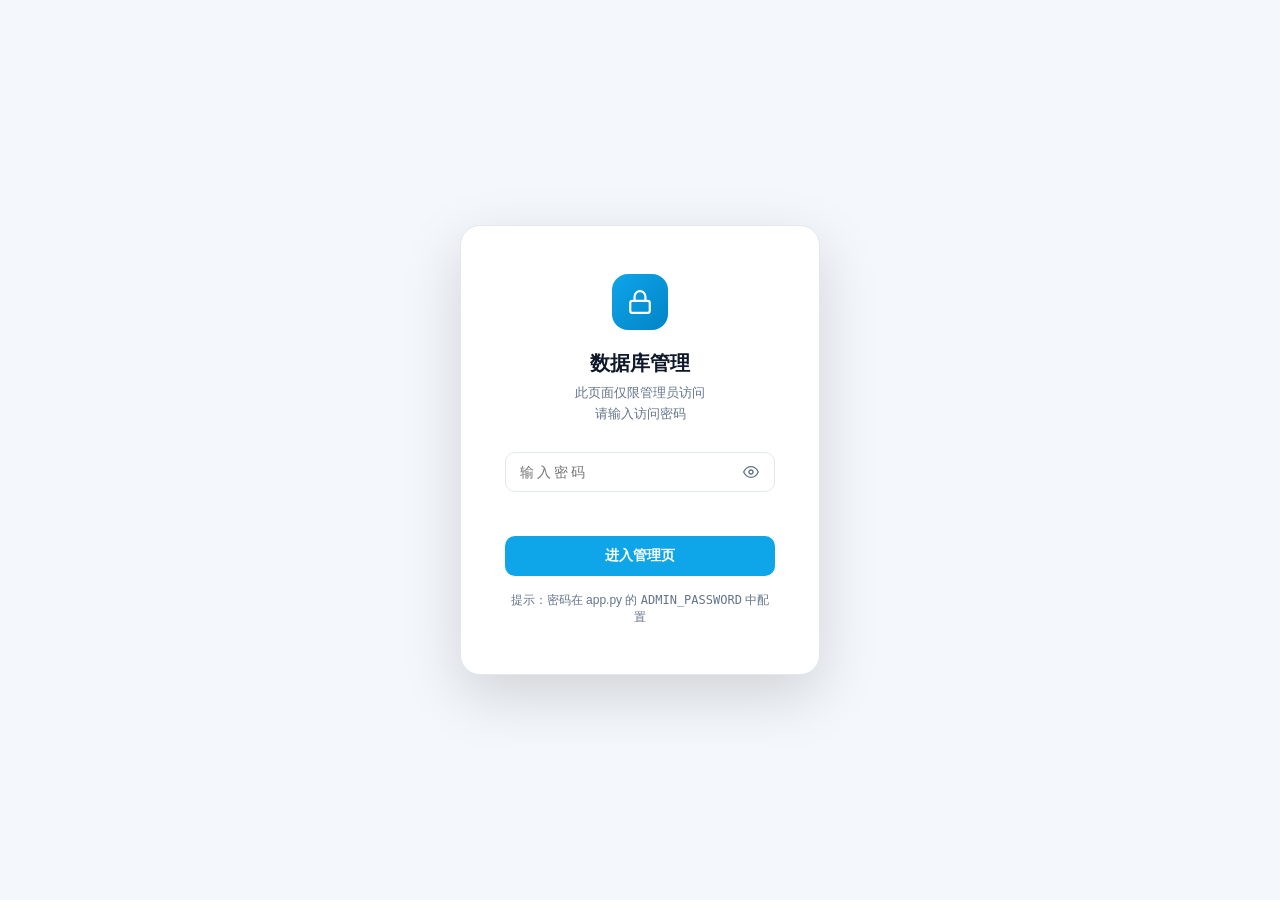
<file: templates/admin_db.html>
<!DOCTYPE html>
<html lang="zh-CN" data-theme="light">
<head>
<meta charset="UTF-8">
<meta name="viewport" content="width=device-width, initial-scale=1.0">
<title>数据库管理 — SpaceLens</title>
<script>
(function(){
  var t = localStorage.getItem('theme') || 'light';
  document.documentElement.setAttribute('data-theme', t);
  var a = localStorage.getItem('accentColor') || '#0ea5e9';
  var m = a.match(/^#([0-9a-f]{6})$/i);
  if(m){
    var r=parseInt(m[1].slice(0,2),16), g=parseInt(m[1].slice(2,4),16), b=parseInt(m[1].slice(4,6),16);
    document.documentElement.style.setProperty('--accent', a);
    document.documentElement.style.setProperty('--accent-rgb', r+','+g+','+b);
  }
})();
</script>
<style>
*, *::before, *::after { box-sizing: border-box; margin: 0; padding: 0; }
:root {
  --accent: #0ea5e9; --accent-rgb: 14,165,233;
  font-family: -apple-system, 'PingFang SC', 'Microsoft YaHei', 'Segoe UI', sans-serif;
}
[data-theme="light"] {
  --bg: #f4f7fb; --bg-card: #ffffff; --border: #e2e8f0;
  --text-primary: #0f172a; --text-secondary: #64748b;
  --shadow: 0 4px 24px rgba(0,0,0,0.08);
  --bg-hover: #f8fafc; --bg-input: #ffffff;
  --table-head: #f1f5f9;
}
[data-theme="dark"] {
  --bg: #0f1117; --bg-card: #161b27; --border: #2a2f45;
  --text-primary: #e8eaf0; --text-secondary: #8b90a8;
  --shadow: 0 4px 24px rgba(0,0,0,0.45);
  --bg-hover: #1e2436; --bg-input: #1a2030;
  --table-head: #1a2030;
}
body { min-height:100vh; background:var(--bg); color:var(--text-primary); display:flex; flex-direction:column; }

/* ── topbar ── */
.topbar {
  width:100%; padding:0 40px; height:60px;
  display:flex; align-items:center; justify-content:space-between;
  background:var(--bg-card); border-bottom:1px solid var(--border);
  position:sticky; top:0; z-index:10;
}
.topbar-left { display:flex; align-items:center; gap:8px; }
.topbar-logo { display:flex; align-items:center; gap:10px; cursor:pointer; text-decoration:none; color:inherit; }
.topbar-logo-icon {
  width:32px; height:32px;
  background:linear-gradient(135deg, var(--accent), #0284c7);
  border-radius:8px; display:flex; align-items:center; justify-content:center;
}
.topbar-logo-icon svg { width:18px; height:18px; color:#fff; }
.topbar-title { font-size:15px; font-weight:600; letter-spacing:0.5px; }
.topbar-right { display:flex; align-items:center; gap:8px; }
.icon-btn {
  width:34px; height:34px; border:1px solid var(--border); border-radius:8px;
  background:transparent; color:var(--text-secondary); cursor:pointer;
  display:flex; align-items:center; justify-content:center; transition:all 0.15s;
}
.icon-btn:hover { background:var(--bg); color:var(--text-primary); }

/* ── topnav dropdown ── */
.topnav-wrap { position:relative; }
.topnav-btn {
  display:inline-flex; align-items:center; gap:7px; padding:7px 12px;
  background:var(--bg-card); border:1px solid var(--border); border-radius:8px;
  cursor:pointer; transition:all 0.15s; font-size:13px; font-weight:500; color:var(--text-primary);
}
.topnav-btn:hover { border-color:var(--accent); color:var(--accent); }
.topnav-caret { transition:transform 0.2s; flex-shrink:0; }
.topnav-wrap.open .topnav-caret { transform:rotate(180deg); }
.topnav-dropdown {
  display:none; position:absolute; top:calc(100% + 6px); left:0;
  min-width:200px; background:var(--bg-card); border:1px solid var(--border);
  border-radius:10px; box-shadow:0 8px 28px rgba(0,0,0,0.14); padding:6px 0; z-index:999;
}
.topnav-wrap.open .topnav-dropdown { display:block; }
.topnav-section-label {
  padding:7px 14px 3px; font-size:10px; font-weight:700;
  letter-spacing:1px; color:var(--text-secondary); text-transform:uppercase; opacity:0.6;
}
.topnav-item {
  display:flex; align-items:center; gap:8px; width:100%; padding:7px 16px;
  font-size:13px; color:var(--text-secondary); background:transparent; border:none;
  cursor:pointer; text-decoration:none; transition:all 0.12s;
}
.topnav-item:hover { background:var(--bg-hover); color:var(--text-primary); }
.topnav-item-current { color:var(--accent) !important; font-weight:500; opacity:0.75; }
.topnav-divider { height:1px; background:var(--border); margin:5px 0; }
.topnav-item-danger { color:#ef4444 !important; }
.topnav-item-danger:hover { background:rgba(239,68,68,0.08) !important; color:#ef4444 !important; }

/* ── 密码锁层 ── */
#lock-screen {
  position:fixed; inset:0; z-index:100;
  background:var(--bg);
  display:flex; align-items:center; justify-content:center;
}
.lock-card {
  background:var(--bg-card); border:1px solid var(--border);
  border-radius:20px; padding:48px 44px;
  width:360px; max-width:92vw;
  box-shadow:0 20px 60px rgba(0,0,0,0.15);
  display:flex; flex-direction:column; align-items:center; gap:0;
}
.lock-icon {
  width:56px; height:56px;
  background:linear-gradient(135deg, var(--accent), #0284c7);
  border-radius:16px; display:flex; align-items:center; justify-content:center;
  margin-bottom:20px;
}
.lock-icon svg { width:26px; height:26px; color:#fff; }
.lock-card h2 { font-size:20px; font-weight:700; margin-bottom:6px; }
.lock-card p { font-size:13px; color:var(--text-secondary); margin-bottom:28px; text-align:center; line-height:1.6; }
.lock-input-wrap { width:100%; position:relative; margin-bottom:12px; }
.lock-input {
  width:100%; padding:11px 44px 11px 14px;
  border:1.5px solid var(--border); border-radius:10px;
  background:var(--bg-input); color:var(--text-primary);
  font-size:14px; outline:none; transition:border-color 0.15s;
  letter-spacing:3px;
}
.lock-input:focus { border-color:var(--accent); }
.lock-input.error { border-color:#ef4444; }
.lock-eye {
  position:absolute; right:12px; top:50%; transform:translateY(-50%);
  background:none; border:none; cursor:pointer; color:var(--text-secondary);
  padding:4px; display:flex; align-items:center;
}
.lock-error { font-size:12px; color:#ef4444; margin-bottom:16px; height:16px; }
.lock-submit {
  width:100%; padding:11px;
  background:var(--accent); color:#fff;
  border:none; border-radius:10px; font-size:14px; font-weight:600;
  cursor:pointer; transition:opacity 0.15s;
}
.lock-submit:hover { opacity:0.88; }
.lock-hint { margin-top:16px; font-size:12px; color:var(--text-secondary); text-align:center; }

/* ── 主页面 ── */
#main-content { flex:1; display:flex; flex-direction:column; }
.page-wrap { flex:1; max-width:1280px; width:100%; margin:0 auto; padding:40px 32px 80px; }

/* 页头 */
.page-head { display:flex; align-items:center; justify-content:space-between; margin-bottom:32px; }
.page-head-left h1 { font-size:24px; font-weight:700; margin-bottom:4px; }
.page-head-left p { font-size:13px; color:var(--text-secondary); }
.page-head-actions { display:flex; gap:8px; }
.btn {
  display:inline-flex; align-items:center; gap:6px;
  padding:8px 16px; border-radius:8px; font-size:13px; font-weight:500;
  cursor:pointer; transition:all 0.15s; border:1px solid var(--border);
  background:var(--bg-card); color:var(--text-secondary); text-decoration:none;
}
.btn:hover { color:var(--text-primary); border-color:var(--accent); }
.btn-primary { background:var(--accent); color:#fff; border-color:var(--accent); }
.btn-primary:hover { opacity:0.88; }
.btn-danger { border-color:#ef4444; color:#ef4444; }
.btn-danger:hover { background:rgba(239,68,68,0.08); }

/* 统计卡片 */
.stats-row { display:grid; grid-template-columns:repeat(4, 1fr); gap:16px; margin-bottom:32px; }
.stat-card {
  background:var(--bg-card); border:1px solid var(--border); border-radius:14px;
  padding:20px 22px; display:flex; flex-direction:column; gap:4px;
}
.stat-card-label { font-size:12px; color:var(--text-secondary); font-weight:500; }
.stat-card-val { font-size:28px; font-weight:700; color:var(--accent); }
.stat-card-sub { font-size:11px; color:var(--text-secondary); }

/* 工具栏 */
.toolbar { display:flex; align-items:center; gap:10px; margin-bottom:18px; flex-wrap:wrap; }
.toolbar-search {
  flex:1; min-width:180px; max-width:320px;
  display:flex; align-items:center; gap:8px;
  background:var(--bg-card); border:1px solid var(--border);
  border-radius:9px; padding:0 12px; height:36px;
}
.toolbar-search svg { color:var(--text-secondary); flex-shrink:0; }
.toolbar-search input {
  flex:1; border:none; background:transparent; color:var(--text-primary);
  font-size:13px; outline:none;
}
.toolbar-search input::placeholder { color:var(--text-secondary); }
.filter-select {
  height:36px; padding:0 10px; border:1px solid var(--border); border-radius:9px;
  background:var(--bg-card); color:var(--text-primary); font-size:13px; cursor:pointer; outline:none;
}
.filter-select:hover { border-color:var(--accent); }
.tag-count { font-size:11px; background:rgba(var(--accent-rgb),0.12); color:var(--accent);
  padding:2px 8px; border-radius:999px; font-weight:600; }

/* 表格 */
.table-card {
  background:var(--bg-card); border:1px solid var(--border); border-radius:16px;
  overflow:hidden; margin-bottom:20px;
}
.table-wrap { overflow-x:auto; }
table { width:100%; border-collapse:collapse; font-size:13px; }
thead tr { background:var(--table-head); }
thead th {
  padding:11px 14px; text-align:left; font-weight:600; font-size:12px;
  color:var(--text-secondary); white-space:nowrap; border-bottom:1px solid var(--border);
}
thead th.sortable { cursor:pointer; user-select:none; }
thead th.sortable:hover { color:var(--accent); }
tbody tr { border-bottom:1px solid var(--border); transition:background 0.1s; }
tbody tr:last-child { border-bottom:none; }
tbody tr:hover { background:var(--bg-hover); }
tbody td { padding:10px 14px; color:var(--text-primary); vertical-align:middle; }
.cell-id { font-weight:600; color:var(--accent); font-size:12px; }
.cell-name { font-weight:500; max-width:180px; overflow:hidden; text-overflow:ellipsis; white-space:nowrap; }
.cell-type { font-size:11px; background:var(--bg); border:1px solid var(--border); border-radius:6px; padding:2px 8px; white-space:nowrap; display:inline-block; }
.cell-date { font-size:12px; color:var(--text-secondary); white-space:nowrap; }
.cell-path { font-size:11px; color:var(--text-secondary); max-width:200px; overflow:hidden; text-overflow:ellipsis; white-space:nowrap; font-family:monospace; }
.cell-tags { display:flex; flex-wrap:wrap; gap:4px; }
.cell-tag {
  font-size:11px; padding:2px 7px; border-radius:6px;
  background:rgba(var(--accent-rgb),0.1); color:var(--accent); white-space:nowrap;
}
.cell-tag.skipped { background:rgba(239,68,68,0.08); color:#ef4444; }
.cell-source-icon { cursor:pointer; color:var(--accent); padding:2px; opacity:0.7; }
.cell-source-icon:hover { opacity:1; }
.cell-thumb { width:40px; height:30px; border-radius:5px; object-fit:cover; background:var(--bg); border:1px solid var(--border); }
.no-thumb { width:40px; height:30px; border-radius:5px; background:var(--bg); border:1px solid var(--border); display:flex; align-items:center; justify-content:center; }
.no-thumb svg { width:14px; height:14px; color:var(--text-secondary); opacity:0.4; }
.empty-row td { text-align:center; padding:48px; color:var(--text-secondary); font-size:14px; }

/* 行详情展开 */
.row-detail { display:none; background:var(--bg); }
.row-detail.open { display:table-row; }
.row-detail td { padding:0; }
.detail-inner { padding:16px 20px 20px; display:flex; flex-direction:column; gap:12px; }
.detail-grid { display:grid; grid-template-columns:repeat(auto-fill, minmax(200px,1fr)); gap:10px; }
.detail-kv { display:flex; flex-direction:column; gap:2px; }
.detail-kv-key { font-size:11px; color:var(--text-secondary); font-weight:600; text-transform:uppercase; letter-spacing:0.5px; }
.detail-kv-val { font-size:12px; color:var(--text-primary); font-family:monospace; word-break:break-all; }

/* 分页 */
.pagination { display:flex; align-items:center; gap:4px; justify-content:center; }
.page-btn {
  width:32px; height:32px; border:1px solid var(--border); border-radius:8px;
  background:var(--bg-card); color:var(--text-secondary); font-size:13px;
  cursor:pointer; display:flex; align-items:center; justify-content:center; transition:all 0.12s;
}
.page-btn:hover { border-color:var(--accent); color:var(--accent); }
.page-btn.active { background:var(--accent); color:#fff; border-color:var(--accent); }
.page-btn:disabled { opacity:0.35; cursor:not-allowed; }
.page-info { font-size:12px; color:var(--text-secondary); margin:0 8px; }

/* 删除确认浮层 */
.overlay { position:fixed; inset:0; background:rgba(0,0,0,0.45); z-index:200; display:flex; align-items:center; justify-content:center; }
.overlay.hidden { display:none; }
.confirm-box { background:var(--bg-card); border-radius:16px; padding:32px; width:360px; max-width:90vw; box-shadow:0 20px 60px rgba(0,0,0,0.2); }
.confirm-box h3 { font-size:16px; font-weight:700; margin-bottom:10px; }
.confirm-box p { font-size:13px; color:var(--text-secondary); line-height:1.6; margin-bottom:24px; }
.confirm-btns { display:flex; gap:10px; justify-content:flex-end; }

/* JSON 弹窗 */
.json-box {
  background:var(--bg-card); border-radius:16px; padding:32px;
  width:660px; max-width:94vw; max-height:80vh; display:flex; flex-direction:column;
  box-shadow:0 20px 60px rgba(0,0,0,0.2);
}
.json-box h3 { font-size:15px; font-weight:700; margin-bottom:14px; }
.json-pre {
  flex:1; overflow:auto; background:var(--bg); border:1px solid var(--border);
  border-radius:10px; padding:14px; font-size:12px; font-family:monospace;
  line-height:1.7; white-space:pre-wrap; word-break:break-all; color:var(--text-primary);
}
.json-actions { margin-top:16px; display:flex; justify-content:flex-end; }

/* 导出成功提示 */
.toast {
  position:fixed; bottom:32px; left:50%; transform:translateX(-50%) translateY(20px);
  background:var(--accent); color:#fff; padding:10px 20px; border-radius:999px;
  font-size:13px; font-weight:600; box-shadow:0 4px 20px rgba(0,0,0,0.2);
  opacity:0; transition:all 0.3s; z-index:999; pointer-events:none;
}
.toast.show { opacity:1; transform:translateX(-50%) translateY(0); }

/* 进度 */
.loading-bar { height:3px; background:var(--border); border-radius:3px; overflow:hidden; margin-bottom:20px; }
.loading-bar-inner { height:100%; background:var(--accent); width:0; transition:width 0.4s; border-radius:3px; }
</style>
</head>
<body>

<!-- 密码锁层 -->
<div id="lock-screen">
  <div class="lock-card">
    <div class="lock-icon">
      <svg viewBox="0 0 24 24" fill="none" stroke="currentColor" stroke-width="2">
        <rect x="3" y="11" width="18" height="11" rx="2" ry="2"/>
        <path d="M7 11V7a5 5 0 0110 0v4"/>
      </svg>
    </div>
    <h2>数据库管理</h2>
    <p>此页面仅限管理员访问<br>请输入访问密码</p>
    <div class="lock-input-wrap">
      <input id="pw-input" class="lock-input" type="password" placeholder="输入密码" autocomplete="off"
             onkeydown="if(event.key==='Enter')doUnlock()">
      <button class="lock-eye" id="pw-eye" onclick="togglePwEye()" title="显示/隐藏密码">
        <svg id="eye-icon" width="16" height="16" viewBox="0 0 24 24" fill="none" stroke="currentColor" stroke-width="2">
          <path d="M1 12s4-8 11-8 11 8 11 8-4 8-11 8-11-8-11-8z"/><circle cx="12" cy="12" r="3"/>
        </svg>
      </button>
    </div>
    <div class="lock-error" id="lock-error"></div>
    <button class="lock-submit" onclick="doUnlock()">进入管理页</button>
    <div class="lock-hint">提示：密码在 app.py 的 <code>ADMIN_PASSWORD</code> 中配置</div>
  </div>
</div>

<!-- 主内容 -->
<div id="main-content" style="display:none;">
  <!-- 顶栏 -->
  <nav class="topbar">
    <div class="topbar-left">
      <div class="topnav-wrap" id="topnav-wrap">
        <button class="topnav-btn" onclick="toggleTopNav()" title="页面导航">
          <svg width="15" height="15" viewBox="0 0 24 24" fill="none" stroke="currentColor" stroke-width="2"><line x1="3" y1="6" x2="21" y2="6"/><line x1="3" y1="12" x2="21" y2="12"/><line x1="3" y1="18" x2="21" y2="18"/></svg>
          导航
          <svg class="topnav-caret" width="11" height="11" viewBox="0 0 24 24" fill="none" stroke="currentColor" stroke-width="2"><polyline points="6 9 12 15 18 9"/></svg>
        </button>
        <div class="topnav-dropdown" id="topnav-dropdown">
          <div class="topnav-section-label">工作流程</div>
          <a class="topnav-item" href="/"><svg width="13" height="13" viewBox="0 0 24 24" fill="none" stroke="currentColor" stroke-width="2" style="flex-shrink:0"><path d="M3 9l9-7 9 7v11a2 2 0 01-2 2H5a2 2 0 01-2-2z"/></svg>封面首页</a>
          <a class="topnav-item" href="/projects"><svg width="13" height="13" viewBox="0 0 24 24" fill="none" stroke="currentColor" stroke-width="2" style="flex-shrink:0"><rect x="2" y="7" width="20" height="14" rx="2"/><path d="M16 7V5a2 2 0 00-2-2h-4a2 2 0 00-2 2v2"/></svg>项目管理</a>
          <a class="topnav-item" href="/new_project"><svg width="13" height="13" viewBox="0 0 24 24" fill="none" stroke="currentColor" stroke-width="2" style="flex-shrink:0"><path d="M21 15v4a2 2 0 01-2 2H5a2 2 0 01-2-2v-4"/><polyline points="17 8 12 3 7 8"/><line x1="12" y1="3" x2="12" y2="15"/></svg>新建项目</a>
          <a class="topnav-item" href="/history"><svg width="13" height="13" viewBox="0 0 24 24" fill="none" stroke="currentColor" stroke-width="2" style="flex-shrink:0"><circle cx="12" cy="12" r="10"/><polyline points="12 6 12 12 16 14"/></svg>历史记录</a>
          <a class="topnav-item" href="/compare"><svg width="13" height="13" viewBox="0 0 24 24" fill="none" stroke="currentColor" stroke-width="2" style="flex-shrink:0"><line x1="18" y1="20" x2="18" y2="10"/><line x1="12" y1="20" x2="12" y2="4"/><line x1="6" y1="20" x2="6" y2="14"/></svg>对比分析</a>
          <div class="topnav-divider"></div>
          <div class="topnav-section-label">管理</div>
          <a class="topnav-item topnav-item-current" href="/admin/db" style="cursor:default">
            <svg width="13" height="13" viewBox="0 0 24 24" fill="none" stroke="currentColor" stroke-width="2" style="flex-shrink:0"><ellipse cx="12" cy="5" rx="9" ry="3"/><path d="M21 12c0 1.66-4 3-9 3s-9-1.34-9-3"/><path d="M3 5v14c0 1.66 4 3 9 3s9-1.34 9-3V5"/></svg>
            数据库管理
          </a>
        </div>
      </div>
      <a class="topbar-logo" href="/">
        <div class="topbar-logo-icon">
          <svg viewBox="0 0 24 24" fill="none" stroke="currentColor" stroke-width="2"><polygon points="12 2 2 7 12 12 22 7 12 2"/><polyline points="2 17 12 22 22 17"/><polyline points="2 12 12 17 22 12"/></svg>
        </div>
        <span class="topbar-title">SpaceLens</span>
      </a>
      <span style="font-size:13px; color:var(--text-secondary); margin-left:4px;">/ 数据库管理</span>
    </div>
    <div class="topbar-right">
      <button class="btn btn-danger" onclick="confirmClearAll()" id="clear-btn" style="display:none;">
        <svg width="13" height="13" viewBox="0 0 24 24" fill="none" stroke="currentColor" stroke-width="2"><polyline points="3 6 5 6 21 6"/><path d="M19 6l-1 14a2 2 0 01-2 2H8a2 2 0 01-2-2L5 6"/><path d="M10 11v6M14 11v6"/><path d="M9 6V4a1 1 0 011-1h4a1 1 0 011 1v2"/></svg>
        清空数据库
      </button>
      <button class="btn btn-primary" onclick="exportCSV()" id="export-btn">
        <svg width="13" height="13" viewBox="0 0 24 24" fill="none" stroke="currentColor" stroke-width="2"><path d="M21 15v4a2 2 0 01-2 2H5a2 2 0 01-2-2v-4"/><polyline points="7 10 12 15 17 10"/><line x1="12" y1="15" x2="12" y2="3"/></svg>
        导出 CSV
      </button>
      <button class="icon-btn" onclick="toggleTheme()" title="切换主题">
        <svg width="15" height="15" viewBox="0 0 24 24" fill="none" stroke="currentColor" stroke-width="2"><circle cx="12" cy="12" r="5"/><line x1="12" y1="1" x2="12" y2="3"/><line x1="12" y1="21" x2="12" y2="23"/><line x1="4.22" y1="4.22" x2="5.64" y2="5.64"/><line x1="18.36" y1="18.36" x2="19.78" y2="19.78"/><line x1="1" y1="12" x2="3" y2="12"/><line x1="21" y1="12" x2="23" y2="12"/><line x1="4.22" y1="19.78" x2="5.64" y2="18.36"/><line x1="18.36" y1="5.64" x2="19.78" y2="4.22"/></svg>
      </button>
    </div>
  </nav>

  <!-- 主体 -->
  <div class="page-wrap">
    <div class="page-head">
      <div class="page-head-left">
        <h1>数据库管理</h1>
        <p id="db-path-label">加载中…</p>
      </div>
    </div>

    <div class="loading-bar" id="loading-bar">
      <div class="loading-bar-inner" id="loading-bar-inner"></div>
    </div>

    <!-- 统计 -->
    <div class="stats-row" id="stats-row">
      <div class="stat-card">
        <span class="stat-card-label">总项目数</span>
        <span class="stat-card-val" id="stat-total">—</span>
        <span class="stat-card-sub">所有已保存记录</span>
      </div>
      <div class="stat-card">
        <span class="stat-card-label">含结果文件夹</span>
        <span class="stat-card-val" id="stat-has-folder">—</span>
        <span class="stat-card-sub">result_folder 非空</span>
      </div>
      <div class="stat-card">
        <span class="stat-card-label">含缩略图</span>
        <span class="stat-card-val" id="stat-has-thumb">—</span>
        <span class="stat-card-sub">floorplan_b64 非空</span>
      </div>
      <div class="stat-card">
        <span class="stat-card-label">最早记录</span>
        <span class="stat-card-val" id="stat-oldest" style="font-size:16px; padding-top:4px;">—</span>
        <span class="stat-card-sub">创建时间</span>
      </div>
    </div>

    <!-- 工具栏 -->
    <div class="toolbar">
      <div class="toolbar-search">
        <svg width="13" height="13" viewBox="0 0 24 24" fill="none" stroke="currentColor" stroke-width="2"><circle cx="11" cy="11" r="8"/><line x1="21" y1="21" x2="16.65" y2="16.65"/></svg>
        <input id="search-input" type="text" placeholder="搜索名称 / 类型 / 路径…" oninput="onSearch()">
      </div>
      <select class="filter-select" id="type-filter" onchange="onSearch()">
        <option value="">全部类型</option>
      </select>
      <span class="tag-count" id="result-count">0 条</span>
      <div style="flex:1;"></div>
      <button class="btn" onclick="loadData()" title="刷新">
        <svg width="13" height="13" viewBox="0 0 24 24" fill="none" stroke="currentColor" stroke-width="2"><polyline points="1 4 1 10 7 10"/><path d="M3.51 15a9 9 0 1 0 .49-4"/></svg>
        刷新
      </button>
    </div>

    <!-- 表格 -->
    <div class="table-card">
      <div class="table-wrap">
        <table id="main-table">
          <thead>
            <tr>
              <th>缩略图</th>
              <th class="sortable" onclick="sortBy('id')">ID ↕</th>
              <th class="sortable" onclick="sortBy('name')">项目名称 ↕</th>
              <th class="sortable" onclick="sortBy('building_type')">类型 ↕</th>
              <th>已计算指标</th>
              <th>跳过指标</th>
              <th class="sortable" onclick="sortBy('created_at')">创建时间 ↕</th>
              <th>源文件</th>
              <th>操作</th>
            </tr>
          </thead>
          <tbody id="table-body">
            <tr class="empty-row"><td colspan="9">加载中…</td></tr>
          </tbody>
        </table>
      </div>
    </div>

    <!-- 分页 -->
    <div class="pagination" id="pagination"></div>
  </div>
</div>

<!-- 删除确认弹窗 -->
<div class="overlay hidden" id="delete-overlay">
  <div class="confirm-box">
    <h3>确认删除</h3>
    <p id="delete-msg">确定要删除这条记录吗？此操作不可撤销。</p>
    <div class="confirm-btns">
      <button class="btn" onclick="closeDeleteConfirm()">取消</button>
      <button class="btn btn-danger" onclick="doDelete()">确认删除</button>
    </div>
  </div>
</div>

<!-- 清空确认弹窗 -->
<div class="overlay hidden" id="clear-overlay">
  <div class="confirm-box">
    <h3>⚠️ 清空所有记录</h3>
    <p>此操作将删除数据库中<strong>全部项目记录</strong>，磁盘上的结果文件不受影响。<br><br>确定继续吗？</p>
    <div class="confirm-btns">
      <button class="btn" onclick="document.getElementById('clear-overlay').classList.add('hidden')">取消</button>
      <button class="btn btn-danger" onclick="doClearAll()">清空全部</button>
    </div>
  </div>
</div>

<!-- JSON 详情弹窗 -->
<div class="overlay hidden" id="json-overlay">
  <div class="json-box">
    <h3 id="json-title">详细信息</h3>
    <pre class="json-pre" id="json-pre"></pre>
    <div class="json-actions">
      <button class="btn" onclick="document.getElementById('json-overlay').classList.add('hidden')">关闭</button>
    </div>
  </div>
</div>

<!-- Toast -->
<div class="toast" id="toast"></div>

<script>
// ── 密码验证 ──────────────────────────────────────────────────────
var _unlocked = false;
var _sessionKey = 'sl_admin_unlocked';

function togglePwEye() {
  var inp = document.getElementById('pw-input');
  var icon = document.getElementById('eye-icon');
  if (inp.type === 'password') {
    inp.type = 'text';
    icon.innerHTML = '<path d="M17.94 17.94A10.07 10.07 0 0112 20c-7 0-11-8-11-8a18.45 18.45 0 015.06-5.94M9.9 4.24A9.12 9.12 0 0112 4c7 0 11 8 11 8a18.5 18.5 0 01-2.16 3.19"/><line x1="1" y1="1" x2="23" y2="23"/>';
  } else {
    inp.type = 'password';
    icon.innerHTML = '<path d="M1 12s4-8 11-8 11 8 11 8-4 8-11 8-11-8-11-8z"/><circle cx="12" cy="12" r="3"/>';
  }
}

function doUnlock() {
  var pw = document.getElementById('pw-input').value;
  var err = document.getElementById('lock-error');
  var inp = document.getElementById('pw-input');
  err.textContent = '';
  inp.classList.remove('error');

  fetch('/api/admin/verify', {
    method: 'POST',
    headers: { 'Content-Type': 'application/json' },
    body: JSON.stringify({ password: pw })
  }).then(function(r){ return r.json(); }).then(function(d) {
    if (d.ok) {
      sessionStorage.setItem(_sessionKey, '1');
      document.getElementById('lock-screen').style.display = 'none';
      document.getElementById('main-content').style.display = 'flex';
      document.getElementById('main-content').style.flexDirection = 'column';
      _unlocked = true;
      loadData();
    } else {
      inp.classList.add('error');
      err.textContent = d.error || '密码错误';
      inp.value = '';
      inp.focus();
    }
  }).catch(function() {
    err.textContent = '无法连接服务器';
  });
}

// 已验证过就直接进（同一 session 内）
if (sessionStorage.getItem(_sessionKey) === '1') {
  document.getElementById('lock-screen').style.display = 'none';
  document.getElementById('main-content').style.display = 'flex';
  document.getElementById('main-content').style.flexDirection = 'column';
  _unlocked = true;
}

// ── 数据 ─────────────────────────────────────────────────────────
var _allRows = [];
var _filteredRows = [];
var _sortField = 'created_at';
var _sortAsc = false;
var _page = 1;
var _pageSize = 20;
var _deleteTargetId = null;

function loadData() {
  setLoadingBar(30);
  fetch('/api/admin/db_data', {
    headers: { 'X-Admin-Token': sessionStorage.getItem(_sessionKey) || '' }
  }).then(function(r){ return r.json(); }).then(function(d) {
    setLoadingBar(100);
    if (d.error) { showToast('加载失败：' + d.error); return; }
    _allRows = d.rows || [];
    document.getElementById('db-path-label').textContent = '数据库路径：' + (d.db_path || '未知');
    document.getElementById('clear-btn').style.display = _allRows.length ? '' : 'none';
    updateStats();
    updateTypeFilter();
    applyFilter();
    setTimeout(function(){ setLoadingBar(0); }, 600);
  }).catch(function(e){
    setLoadingBar(0);
    showToast('加载出错：' + e.message);
  });
}

function setLoadingBar(pct) {
  var el = document.getElementById('loading-bar-inner');
  if (el) el.style.width = pct + '%';
  if (pct >= 100) setTimeout(function(){ if(el) el.style.width = '0'; }, 600);
}

function updateStats() {
  var rows = _allRows;
  document.getElementById('stat-total').textContent = rows.length;
  document.getElementById('stat-has-folder').textContent = rows.filter(function(r){ return r.result_folder; }).length;
  document.getElementById('stat-has-thumb').textContent = rows.filter(function(r){ return r.floorplan_b64; }).length;
  if (rows.length) {
    var oldest = rows.reduce(function(a,b){ return a.created_at < b.created_at ? a : b; });
    document.getElementById('stat-oldest').textContent = fmtDate(oldest.created_at);
  } else {
    document.getElementById('stat-oldest').textContent = '—';
  }
}

function updateTypeFilter() {
  var types = [...new Set(_allRows.map(function(r){ return r.building_type || ''; }))].filter(Boolean).sort();
  var sel = document.getElementById('type-filter');
  var cur = sel.value;
  sel.innerHTML = '<option value="">全部类型</option>';
  types.forEach(function(t) {
    var o = document.createElement('option');
    o.value = t; o.textContent = t;
    if (t === cur) o.selected = true;
    sel.appendChild(o);
  });
}

function onSearch() { _page = 1; applyFilter(); }

function applyFilter() {
  var q = document.getElementById('search-input').value.toLowerCase();
  var typeF = document.getElementById('type-filter').value;
  _filteredRows = _allRows.filter(function(r) {
    var matchQ = !q || (r.name||'').toLowerCase().includes(q)
      || (r.building_type||'').toLowerCase().includes(q)
      || (r.input_folder||'').toLowerCase().includes(q)
      || String(r.id).includes(q);
    var matchT = !typeF || r.building_type === typeF;
    return matchQ && matchT;
  });
  // 排序
  _filteredRows.sort(function(a,b){
    var av = a[_sortField]; var bv = b[_sortField];
    if (typeof av === 'string') av = av.toLowerCase();
    if (typeof bv === 'string') bv = bv.toLowerCase();
    if (av < bv) return _sortAsc ? -1 : 1;
    if (av > bv) return _sortAsc ? 1 : -1;
    return 0;
  });
  document.getElementById('result-count').textContent = _filteredRows.length + ' 条';
  renderTable();
  renderPagination();
}

function sortBy(field) {
  if (_sortField === field) { _sortAsc = !_sortAsc; }
  else { _sortField = field; _sortAsc = field !== 'created_at'; }
  _page = 1; applyFilter();
}

function renderTable() {
  var tbody = document.getElementById('table-body');
  var start = (_page - 1) * _pageSize;
  var pageRows = _filteredRows.slice(start, start + _pageSize);

  if (!pageRows.length) {
    tbody.innerHTML = '<tr class="empty-row"><td colspan="9">暂无数据</td></tr>';
    return;
  }

  var html = '';
  pageRows.forEach(function(r) {
    var trId = 'tr-' + r.id;
    var detailId = 'detail-' + r.id;
    // 缩略图
    var thumbHtml = r.floorplan_b64
      ? '<img class="cell-thumb" src="data:image/png;base64,' + r.floorplan_b64 + '" alt="缩略图">'
      : '<div class="no-thumb"><svg viewBox="0 0 24 24" fill="none" stroke="currentColor" stroke-width="2"><rect x="3" y="3" width="18" height="18" rx="2"/><circle cx="8.5" cy="8.5" r="1.5"/><polyline points="21 15 16 10 5 21"/></svg></div>';
    // 已计算指标
    var computed = r.computed || [];
    var compHtml = computed.length
      ? computed.slice(0,4).map(function(c){ return '<span class="cell-tag">' + c + '</span>'; }).join('')
        + (computed.length > 4 ? '<span class="cell-tag">+' + (computed.length-4) + '</span>' : '')
      : '<span style="color:var(--text-secondary);font-size:11px;">无</span>';
    // 跳过
    var skipped = r.skipped || [];
    var skipHtml = skipped.length
      ? skipped.slice(0,2).map(function(c){ return '<span class="cell-tag skipped">' + c + '</span>'; }).join('')
        + (skipped.length > 2 ? '<span class="cell-tag skipped">+' + (skipped.length-2) + '</span>' : '')
      : '<span style="color:var(--text-secondary);font-size:11px;">—</span>';
    // 源文件 icon
    var sf = r.source_files || {};
    var sfKeys = Object.keys(sf).filter(function(k){ return sf[k]; });
    var sfHtml = sfKeys.length
      ? '<span title="' + sfKeys.length + ' 个源文件路径已保存" style="font-size:12px;color:var(--accent);">📁 ' + sfKeys.length + '</span>'
      : '<span style="color:var(--text-secondary);font-size:11px;">—</span>';

    html += '<tr id="' + trId + '" style="cursor:pointer" onclick="toggleDetail(' + r.id + ')">';
    html += '<td>' + thumbHtml + '</td>';
    html += '<td><span class="cell-id">#' + r.id + '</span></td>';
    html += '<td><div class="cell-name" title="' + esc(r.name||'') + '">' + esc(r.name||'未命名') + '</div></td>';
    html += '<td><span class="cell-type">' + esc(r.building_type||'—') + '</span></td>';
    html += '<td><div class="cell-tags">' + compHtml + '</div></td>';
    html += '<td><div class="cell-tags">' + skipHtml + '</div></td>';
    html += '<td><span class="cell-date">' + fmtDate(r.created_at) + '</span></td>';
    html += '<td>' + sfHtml + '</td>';
    html += '<td onclick="event.stopPropagation()">';
    html += '  <div style="display:flex;gap:4px;align-items:center;">';
    html += '    <button class="btn" style="padding:4px 8px;font-size:11px;" onclick="showJson(' + r.id + ')" title="查看详情">JSON</button>';
    html += '    <button class="btn btn-danger" style="padding:4px 8px;font-size:11px;" onclick="confirmDelete(' + r.id + ',\'' + esc(r.name||'#'+r.id) + '\')" title="删除">删除</button>';
    html += '  </div>';
    html += '</td>';
    html += '</tr>';
    // 展开行（详情）
    html += '<tr class="row-detail" id="' + detailId + '"><td colspan="9">';
    html += '<div class="detail-inner">';
    html += '<div class="detail-grid">';
    html += kv('会话 ID', r.session_id||'—');
    // 输入文件夹：若非绝对路径则尝试从 source_files 推断上级目录
    var displayFolder = r.input_folder || '';
    if (displayFolder && !isAbsPath(displayFolder) && sfKeys.length) {
      var firstAbsSf = sfKeys.map(function(k){ return sf[k]; }).find(function(p){ return p && isAbsPath(p); });
      if (firstAbsSf) {
        var inferred = firstAbsSf.replace(/\\/g, '/').split('/').slice(0, -1).join('/');
        displayFolder = inferred + '  （推断，原始名：' + displayFolder + '）';
      }
    }
    html += kv('输入文件夹', displayFolder||'—');
    html += kv('结果文件夹', r.result_folder||'—');
    html += kv('创建时间', fmtDate(r.created_at, true));
    if (sfKeys.length) {
      sfKeys.forEach(function(k){
        html += kv('源文件 [' + k + ']', sf[k]);
      });
    }
    html += '</div>';
    html += '</div>';
    html += '</td></tr>';
  });
  tbody.innerHTML = html;
}

function kv(k, v) {
  return '<div class="detail-kv"><span class="detail-kv-key">' + esc(k) + '</span><span class="detail-kv-val" title="' + esc(v) + '">' + esc(v) + '</span></div>';
}

function toggleDetail(id) {
  var el = document.getElementById('detail-' + id);
  if (el) el.classList.toggle('open');
}

function renderPagination() {
  var total = _filteredRows.length;
  var pages = Math.max(1, Math.ceil(total / _pageSize));
  var wrap = document.getElementById('pagination');
  if (pages <= 1) { wrap.innerHTML = ''; return; }
  var html = '';
  html += '<button class="page-btn" onclick="goPage(' + (_page-1) + ')" ' + (_page<=1?'disabled':'') + '>‹</button>';
  var start = Math.max(1, _page - 2), end = Math.min(pages, _page + 2);
  if (start > 1) html += '<button class="page-btn" onclick="goPage(1)">1</button>' + (start>2?'<span class="page-info">…</span>':'');
  for (var i = start; i <= end; i++) {
    html += '<button class="page-btn' + (i===_page?' active':'') + '" onclick="goPage('+i+')">' + i + '</button>';
  }
  if (end < pages) html += (end<pages-1?'<span class="page-info">…</span>':'') + '<button class="page-btn" onclick="goPage('+pages+')">' + pages + '</button>';
  html += '<button class="page-btn" onclick="goPage(' + (_page+1) + ')" ' + (_page>=pages?'disabled':'') + '>›</button>';
  html += '<span class="page-info">共 ' + total + ' 条 / ' + pages + ' 页</span>';
  wrap.innerHTML = html;
}

function goPage(p) {
  var pages = Math.ceil(_filteredRows.length / _pageSize);
  _page = Math.max(1, Math.min(pages, p));
  renderTable(); renderPagination();
  window.scrollTo({top:0, behavior:'smooth'});
}

// ── 删除 ────────────────────────────────────────────────────────
function confirmDelete(id, name) {
  _deleteTargetId = id;
  document.getElementById('delete-msg').textContent = '确定要删除项目「' + name + '」吗？此操作不可撤销。';
  document.getElementById('delete-overlay').classList.remove('hidden');
}
function closeDeleteConfirm() {
  document.getElementById('delete-overlay').classList.add('hidden');
  _deleteTargetId = null;
}
function doDelete() {
  if (!_deleteTargetId) return;
  fetch('/api/projects/' + _deleteTargetId, { method: 'DELETE' })
    .then(function(r){ return r.json(); })
    .then(function(d) {
      closeDeleteConfirm();
      if (d.deleted || d.ok) { showToast('已删除'); loadData(); }
      else showToast('删除失败：' + (d.error||'未知'));
    }).catch(function(){ closeDeleteConfirm(); showToast('删除请求失败'); });
}

// ── 清空 ────────────────────────────────────────────────────────
function confirmClearAll() { document.getElementById('clear-overlay').classList.remove('hidden'); }
function doClearAll() {
  document.getElementById('clear-overlay').classList.add('hidden');
  fetch('/api/admin/clear_all', {
    method: 'POST',
    headers: { 'X-Admin-Token': sessionStorage.getItem(_sessionKey) || '' }
  }).then(function(r){ return r.json(); }).then(function(d) {
    if (d.ok) { showToast('数据库已清空'); loadData(); }
    else showToast('清空失败：' + (d.error||'未知'));
  }).catch(function(){ showToast('请求失败'); });
}

// ── JSON 详情 ────────────────────────────────────────────────────
function showJson(id) {
  var row = _allRows.find(function(r){ return r.id === id; });
  if (!row) return;
  // 隐藏 floorplan_b64（太长）
  var display = Object.assign({}, row);
  if (display.floorplan_b64) display.floorplan_b64 = '[base64 图片，已省略 ' + display.floorplan_b64.length + ' 字符]';
  document.getElementById('json-title').textContent = '项目详情 #' + id + ' — ' + (row.name||'未命名');
  document.getElementById('json-pre').textContent = JSON.stringify(display, null, 2);
  document.getElementById('json-overlay').classList.remove('hidden');
}

// ── 导出 CSV ──────────────────────────────────────────────────────
function exportCSV() {
  if (!_filteredRows.length) { showToast('没有可导出的数据'); return; }
  var cols = ['id','name','building_type','input_folder','session_id','computed','skipped','result_folder','created_at'];
  var lines = [cols.join(',')];
  _filteredRows.forEach(function(r) {
    lines.push(cols.map(function(c) {
      var v = c === 'computed' || c === 'skipped' ? JSON.stringify(r[c]||[]) : (r[c]||'');
      return '"' + String(v).replace(/"/g,'""') + '"';
    }).join(','));
  });
  var blob = new Blob(['\ufeff' + lines.join('\r\n')], { type: 'text/csv;charset=utf-8' });
  var url = URL.createObjectURL(blob);
  var a = document.createElement('a'); a.href = url;
  a.download = 'spacelens_projects_' + new Date().toISOString().slice(0,10) + '.csv';
  a.click(); URL.revokeObjectURL(url);
  showToast('CSV 已导出');
}

// ── 工具函数 ──────────────────────────────────────────────────────
function fmtDate(ts, full) {
  if (!ts) return '—';
  var d = new Date(ts * 1000);
  if (full) return d.toLocaleString('zh-CN');
  return d.toLocaleDateString('zh-CN', { month:'2-digit', day:'2-digit' }) + ' ' + d.toLocaleTimeString('zh-CN', { hour:'2-digit', minute:'2-digit' });
}

function esc(s) {
  return String(s||'').replace(/&/g,'&amp;').replace(/</g,'&lt;').replace(/>/g,'&gt;').replace(/"/g,'&quot;');
}

function isAbsPath(p) {
  if (!p) return false;
  // Unix/macOS: 以 / 开头；Windows: C:\ 或 C:/
  return p.startsWith('/') || /^[A-Za-z]:[\\\/]/.test(p);
}

function showToast(msg) {
  var t = document.getElementById('toast');
  t.textContent = msg; t.classList.add('show');
  setTimeout(function(){ t.classList.remove('show'); }, 2600);
}

// ── 导航 ──────────────────────────────────────────────────────────
function toggleTopNav() { document.getElementById('topnav-wrap').classList.toggle('open'); }
document.addEventListener('click', function(e) {
  var wrap = document.getElementById('topnav-wrap');
  if (wrap && !wrap.contains(e.target)) wrap.classList.remove('open');
});

function toggleTheme() {
  var t = document.documentElement.getAttribute('data-theme') === 'dark' ? 'light' : 'dark';
  document.documentElement.setAttribute('data-theme', t);
  localStorage.setItem('theme', t);
}

// ── 初始化（若已解锁则自动加载）──────────────────────────────────
if (_unlocked) { loadData(); }
</script>
</body>
</html>
</file>
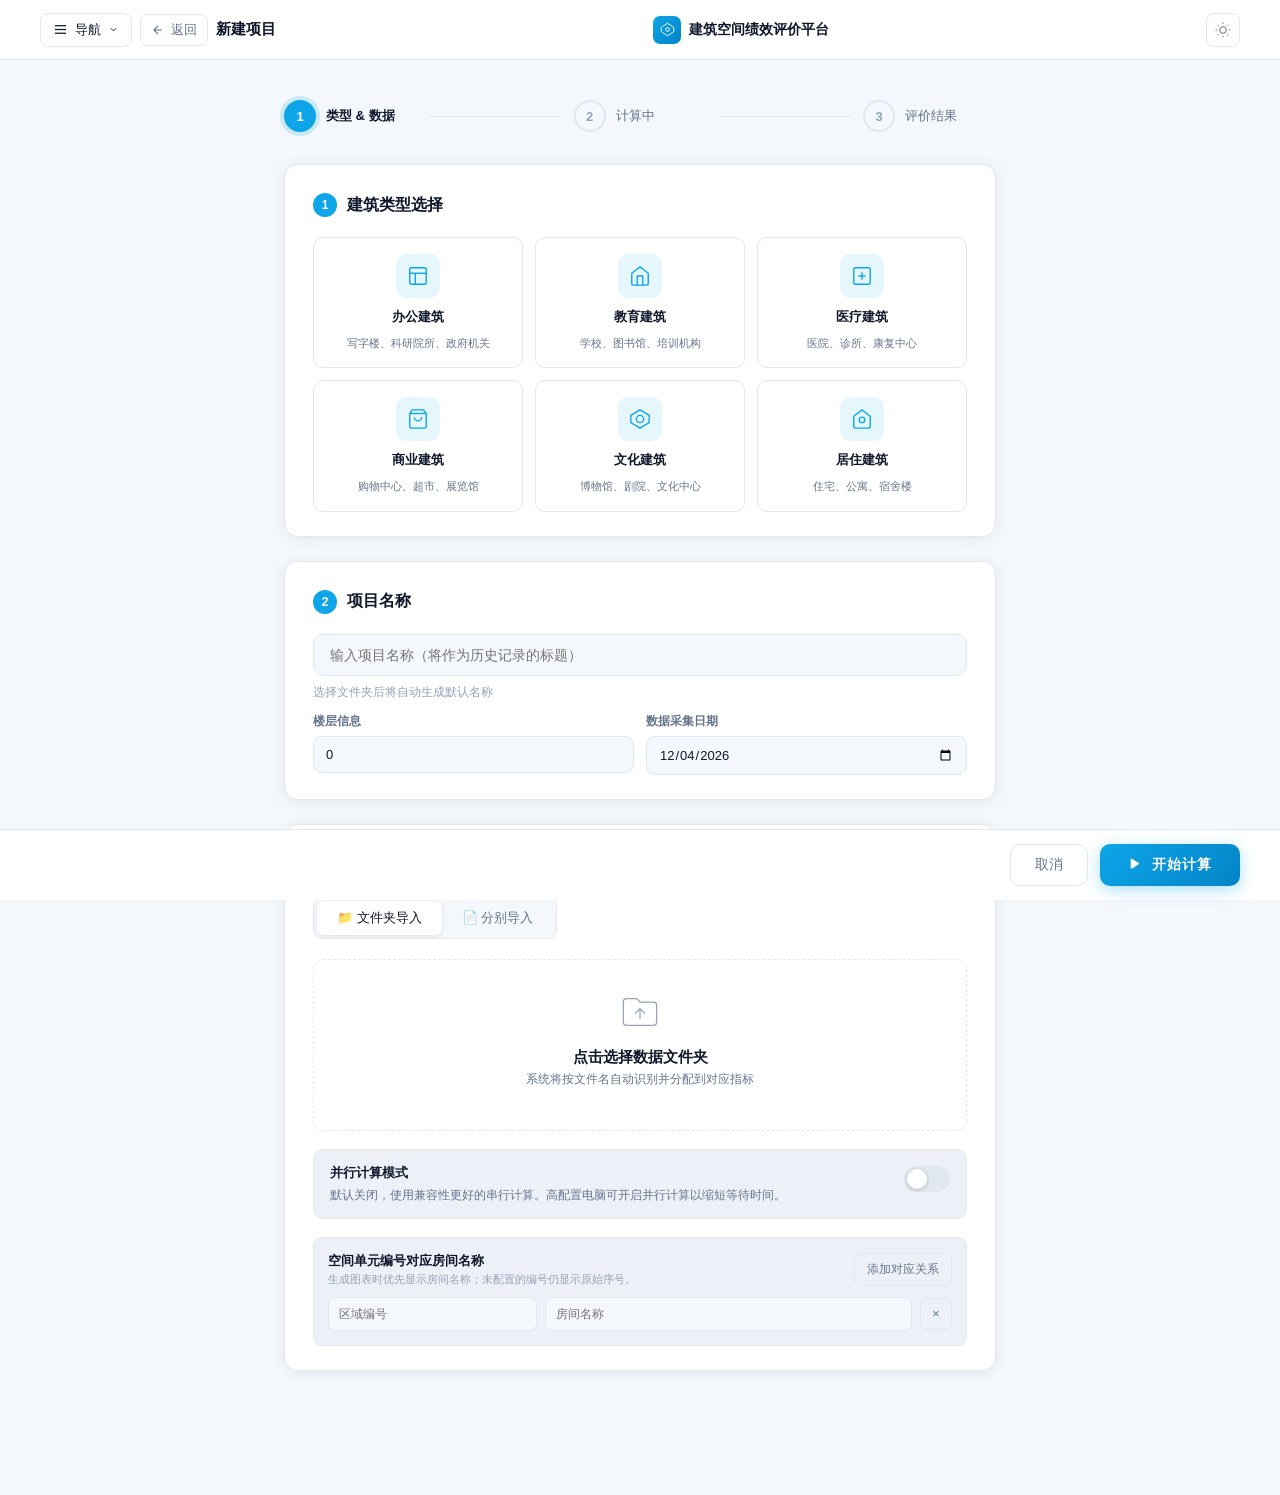
<file: templates/new_project.html>
<!DOCTYPE html>
<html lang="zh-CN" data-theme="light">
<head>
<meta charset="UTF-8">
<meta name="viewport" content="width=device-width, initial-scale=1.0">
<title>新建项目 — 建筑空间绩效评价平台</title>
<script>
(function(){
  var t = localStorage.getItem('theme') || 'light';
  document.documentElement.setAttribute('data-theme', t);
  var a = localStorage.getItem('accentColor') || '#0ea5e9';
  var m = a.match(/^#([0-9a-f]{6})$/i);
  if(m){
    var r=parseInt(m[1].slice(0,2),16), g=parseInt(m[1].slice(2,4),16), b=parseInt(m[1].slice(4,6),16);
    document.documentElement.style.setProperty('--accent', a);
    document.documentElement.style.setProperty('--accent-rgb', r+','+g+','+b);
  }
})();
</script>
<style>
*, *::before, *::after { box-sizing: border-box; margin: 0; padding: 0; }
:root {
  --accent: #0ea5e9; --accent-rgb: 14,165,233;
  font-family: -apple-system, 'PingFang SC', 'Microsoft YaHei', 'Segoe UI', sans-serif;
}
[data-theme="light"] {
  --bg:#f4f7fb; --bg-card:#ffffff; --bg-hover:#f0f9ff; --bg-deep:#eef0f8;
  --border:#e2e8f0; --text-primary:#0f172a; --text-secondary:#64748b; --text-dim:#94a3b8;
  --shadow:0 2px 16px rgba(0,0,0,0.07); --teal:#00a88a;
}
[data-theme="dark"] {
  --bg:#0f1117; --bg-card:#161b27; --bg-hover:#1e2336; --bg-deep:#0a0d14;
  --border:#2a2f45; --text-primary:#e8eaf0; --text-secondary:#8b90a8; --text-dim:#4a4f6a;
  --shadow:0 2px 16px rgba(0,0,0,0.35); --teal:#00c9a7;
}
body { min-height:100vh; background:var(--bg); color:var(--text-primary); display:flex; flex-direction:column; align-items:center; }

/* topbar */
.topbar { width:100%; padding:0 40px; height:60px; display:flex; align-items:center; justify-content:space-between; background:var(--bg-card); border-bottom:1px solid var(--border); position:sticky; top:0; z-index:10; }
.topbar-left { display:flex; align-items:center; gap:8px; }
/* 导航下拉 */
.topnav-wrap { position: relative; }
.topnav-btn { display:inline-flex; align-items:center; gap:7px; padding:7px 12px; background:var(--bg-card); border:1px solid var(--border); border-radius:8px; cursor:pointer; transition:all 0.15s; font-size:13px; font-weight:500; color:var(--text-primary); }
.topnav-btn:hover { border-color:var(--accent); color:var(--accent); }
.topnav-caret { transition:transform 0.2s; flex-shrink:0; }
.topnav-wrap.open .topnav-caret { transform:rotate(180deg); }
.topnav-dropdown { display:none; position:absolute; top:calc(100% + 6px); left:0; min-width:200px; background:var(--bg-card); border:1px solid var(--border); border-radius:10px; box-shadow:0 8px 28px rgba(0,0,0,0.14); padding:6px 0; z-index:999; }
.topnav-wrap.open .topnav-dropdown { display:block; }
.topnav-section-label { padding:7px 14px 3px; font-size:10px; font-weight:700; letter-spacing:1px; color:var(--text-secondary); text-transform:uppercase; opacity:0.6; }
.topnav-item { display:flex; align-items:center; gap:8px; width:100%; padding:7px 16px; font-size:13px; color:var(--text-secondary); background:transparent; border:none; cursor:pointer; text-decoration:none; transition:all 0.12s; }
.topnav-item:hover { background:var(--bg); color:var(--text-primary); }
.topnav-item-current { color:var(--accent) !important; font-weight:500; opacity:0.75; }
.back-btn { display:flex; align-items:center; gap:6px; font-size:13px; color:var(--text-secondary); text-decoration:none; padding:6px 10px; border-radius:7px; border:1px solid var(--border); transition:all 0.15s; background:transparent; cursor:pointer; }
.back-btn:hover { color:var(--accent); border-color:var(--accent); background:var(--bg-hover); }
.topbar-title { font-size:15px; font-weight:600; }
.topbar-logo-wrap { display:flex; align-items:center; gap:8px; }
.topbar-logo-icon { width:28px; height:28px; background:linear-gradient(135deg,var(--accent),#0284c7); border-radius:7px; display:flex; align-items:center; justify-content:center; }
.topbar-logo-icon svg { width:15px; height:15px; color:#fff; }
.topbar-brand { font-size:14px; font-weight:600; }
.icon-btn { width:34px; height:34px; border:1px solid var(--border); border-radius:8px; background:transparent; color:var(--text-secondary); cursor:pointer; display:flex; align-items:center; justify-content:center; transition:all 0.15s; }
.icon-btn:hover { background:var(--bg); color:var(--text-primary); }

/* steps */
.steps-bar { width:100%; max-width:760px; display:flex; align-items:center; margin:40px 0 32px; padding:0 24px; }
.step-item { display:flex; align-items:center; gap:10px; flex:1; }
.step-circle { width:32px; height:32px; border-radius:50%; border:2px solid var(--border); display:flex; align-items:center; justify-content:center; font-size:13px; font-weight:600; color:var(--text-dim); flex-shrink:0; transition:all 0.2s; }
.step-item.active .step-circle { background:var(--accent); border-color:var(--accent); color:#fff; box-shadow:0 0 0 4px rgba(var(--accent-rgb),0.18); }
.step-label { font-size:13px; color:var(--text-secondary); white-space:nowrap; }
.step-item.active .step-label { color:var(--text-primary); font-weight:600; }
.step-line { flex:1; height:1px; background:var(--border); margin:0 12px; }

/* page */
.page { width:100%; max-width:760px; padding:0 24px 100px; }
.section-title { display:flex; align-items:center; gap:10px; font-size:16px; font-weight:700; margin-bottom:20px; }
.section-num { width:24px; height:24px; border-radius:50%; background:var(--accent); color:#fff; font-size:12px; font-weight:700; display:flex; align-items:center; justify-content:center; flex-shrink:0; }
.section-block { background:var(--bg-card); border:1px solid var(--border); border-radius:14px; padding:28px 28px 24px; margin-bottom:24px; box-shadow:var(--shadow); }

/* type grid */
.type-grid { display:grid; grid-template-columns:repeat(3,1fr); gap:12px; }
.type-card { border:1.5px solid var(--border); border-radius:10px; padding:16px 14px; cursor:pointer; transition:all 0.18s; display:flex; flex-direction:column; align-items:center; gap:10px; text-align:center; position:relative; background:transparent; color:inherit; }
.type-card:hover { border-color:var(--accent); background:var(--bg-hover); }
.type-card.selected { border-color:var(--accent); background:rgba(var(--accent-rgb),0.07); }
.type-card.selected::after { content:'✓'; position:absolute; top:8px; right:10px; font-size:11px; color:var(--accent); font-weight:700; }
.type-icon { width:44px; height:44px; border-radius:10px; background:rgba(var(--accent-rgb),0.1); display:flex; align-items:center; justify-content:center; }
.type-icon svg { width:22px; height:22px; color:var(--accent); }
.type-name { font-size:13px; font-weight:600; }
.type-desc { font-size:11px; color:var(--text-secondary); line-height:1.4; }

/* import tabs */
.import-tabs { display:flex; gap:0; background:var(--bg); border:1px solid var(--border); border-radius:9px; padding:3px; margin-bottom:20px; width:fit-content; }
.import-tab { padding:8px 20px; border-radius:7px; font-size:13px; font-weight:500; cursor:pointer; border:none; background:transparent; color:var(--text-secondary); transition:all 0.15s; }
.import-tab.active { background:var(--bg-card); color:var(--text-primary); box-shadow:0 1px 4px rgba(0,0,0,0.1); }

/* upload modes */
.upload-mode { display:none; }
.upload-mode.active { display:block; }
.drop-zone { border:1.5px dashed var(--border); border-radius:10px; padding:32px 24px; text-align:center; cursor:pointer; transition:all 0.18s; }
.drop-zone:hover, .drop-zone.drag-over { border-color:var(--accent); background:rgba(var(--accent-rgb),0.04); }
.drop-zone.has-file { border-style:solid; border-color:rgba(var(--accent-rgb),0.5); background:rgba(var(--accent-rgb),0.04); }
.drop-icon { margin-bottom:12px; color:var(--text-dim); }
.drop-icon svg { width:40px; height:40px; }
.drop-title { font-size:15px; font-weight:600; margin-bottom:4px; }
.drop-hint { font-size:12px; color:var(--text-secondary); }
.drop-filename { margin-top:10px; font-size:12px; color:var(--accent); font-weight:500; }

/* matched files list */
.match-list { margin-top:16px; display:flex; flex-direction:column; gap:8px; }
.match-row { display:flex; align-items:center; gap:10px; padding:10px 14px; border-radius:8px; background:var(--bg-deep); border:1px solid var(--border); }
.match-dot { width:8px; height:8px; border-radius:50%; flex-shrink:0; }
.match-dot.ok { background:var(--teal); }
.match-dot.miss { background:var(--text-dim); }
.match-label { font-size:12px; font-weight:600; width:90px; flex-shrink:0; }
.match-file { font-size:12px; color:var(--accent); }
.match-none { font-size:12px; color:var(--text-dim); }

/* file list (separate) */
.file-list { display:flex; flex-direction:column; gap:10px; }
.file-row { display:flex; align-items:center; gap:12px; padding:12px 14px; border:1px solid var(--border); border-radius:9px; cursor:pointer; transition:all 0.15s; }
.file-row:hover { border-color:var(--accent); background:var(--bg-hover); }
.file-row.has-file { border-color:rgba(var(--accent-rgb),0.5); }
.file-row-icon { width:36px; height:36px; border-radius:8px; background:rgba(var(--accent-rgb),0.1); display:flex; align-items:center; justify-content:center; flex-shrink:0; }
.file-row-icon svg { width:18px; height:18px; color:var(--accent); }
.file-row-info { flex:1; min-width:0; }
.file-row-label { font-size:13px; font-weight:600; margin-bottom:2px; }
.file-row-hint { font-size:11px; color:var(--text-secondary); }
.file-row-name { font-size:11px; color:var(--accent); font-weight:500; white-space:nowrap; overflow:hidden; text-overflow:ellipsis; }
.file-btn { font-size:12px; padding:5px 12px; border:1px solid var(--border); border-radius:6px; background:transparent; color:var(--text-secondary); cursor:pointer; flex-shrink:0; transition:all 0.15s; }
.file-btn:hover { border-color:var(--accent); color:var(--accent); }
.file-row.has-file .file-btn { border-color:var(--accent); color:var(--accent); }
.restore-banner { display:none; margin-bottom:14px; padding:12px 14px; border:1px solid rgba(var(--accent-rgb),0.28); border-radius:9px; background:rgba(var(--accent-rgb),0.06); color:var(--text-secondary); font-size:12px; line-height:1.5; }
.restore-banner.visible { display:block; }

/* compute mode */
.compute-mode-box { margin-top:18px; padding:14px 16px; border:1px solid var(--border); border-radius:10px; background:var(--bg-deep); display:flex; align-items:flex-start; justify-content:space-between; gap:16px; }
.compute-mode-copy { min-width:0; }
.compute-mode-title { font-size:13px; font-weight:700; color:var(--text-primary); margin-bottom:4px; }
.compute-mode-desc { font-size:12px; color:var(--text-secondary); line-height:1.5; }
.compute-toggle { position:relative; width:46px; height:26px; flex-shrink:0; cursor:pointer; margin-top:2px; }
.compute-toggle input { position:absolute; opacity:0; pointer-events:none; }
.compute-toggle-slider { position:absolute; inset:0; border-radius:999px; background:var(--border); transition:all 0.18s; }
.compute-toggle-slider::after { content:''; position:absolute; width:20px; height:20px; left:3px; top:3px; border-radius:50%; background:#fff; box-shadow:0 1px 4px rgba(0,0,0,0.22); transition:transform 0.18s; }
.compute-toggle input:checked + .compute-toggle-slider { background:var(--accent); }
.compute-toggle input:checked + .compute-toggle-slider::after { transform:translateX(20px); }

/* region name mapping */
.mapping-box { margin-top:18px; padding:14px; border:1px solid var(--border); border-radius:9px; background:var(--bg-deep); }
.mapping-head { display:flex; justify-content:space-between; align-items:center; gap:12px; margin-bottom:10px; }
.mapping-title { font-size:13px; font-weight:600; color:var(--text-primary); }
.mapping-hint { font-size:11px; color:var(--text-dim); margin-top:2px; }
.mapping-list { display:flex; flex-direction:column; gap:8px; }
.mapping-row { display:grid; grid-template-columns:minmax(90px,0.8fr) minmax(140px,1.4fr) 32px; gap:8px; align-items:center; }
.mapping-row input { min-width:0; padding:9px 10px; border:1px solid var(--border); border-radius:7px; background:var(--bg); color:var(--text-primary); font-size:12px; outline:none; }
.mapping-row input:focus { border-color:var(--accent); box-shadow:0 0 0 2px rgba(var(--accent-rgb),0.1); }
.mapping-remove { width:32px; height:32px; border:1px solid var(--border); border-radius:7px; background:transparent; color:var(--text-secondary); cursor:pointer; }
.mapping-remove:hover { border-color:#ef4444; color:#ef4444; }
.btn-small { padding:7px 12px; border:1px solid var(--border); border-radius:7px; background:transparent; color:var(--text-secondary); font-size:12px; cursor:pointer; }
.btn-small:hover { border-color:var(--accent); color:var(--accent); }

/* bottom bar */
.bottom-bar { position:fixed; bottom:0; left:0; right:0; background:var(--bg-card); border-top:1px solid var(--border); padding:14px 40px; display:flex; justify-content:flex-end; gap:12px; z-index:20; }
.btn-cancel { padding:11px 24px; border:1.5px solid var(--border); border-radius:10px; background:transparent; color:var(--text-secondary); font-size:14px; font-weight:500; cursor:pointer; transition:all 0.15s; }
.btn-cancel:hover { border-color:var(--text-secondary); color:var(--text-primary); }
.btn-run { padding:11px 28px; border:none; border-radius:10px; background:linear-gradient(135deg,var(--accent),#0284c7); color:#fff; font-size:14px; font-weight:600; letter-spacing:1px; cursor:pointer; display:flex; align-items:center; gap:8px; box-shadow:0 4px 16px rgba(var(--accent-rgb),0.35); transition:all 0.18s; }
.btn-run:hover { transform:translateY(-1px); box-shadow:0 6px 22px rgba(var(--accent-rgb),0.45); }
.btn-run:disabled { opacity:0.45; cursor:not-allowed; transform:none; box-shadow:none; }

/* project name input */
.project-name-wrap { display:flex; flex-direction:column; gap:8px; }
.project-name-input { width:100%; padding:12px 16px; border:1.5px solid var(--border); border-radius:10px; background:var(--bg); color:var(--text-primary); font-size:14px; font-family:inherit; transition:border-color 0.15s, box-shadow 0.15s; outline:none; }
.project-name-input:focus { border-color:var(--accent); box-shadow:0 0 0 3px rgba(var(--accent-rgb),0.12); }
.project-name-hint { font-size:12px; color:var(--text-dim); }
.project-tags { display:grid; grid-template-columns:repeat(2,minmax(0,1fr)); gap:12px; margin-top:4px; }
.project-tag-field { display:flex; flex-direction:column; gap:6px; }
.project-tag-field label { font-size:12px; font-weight:600; color:var(--text-secondary); }
.project-tag-input { width:100%; padding:10px 12px; border:1.5px solid var(--border); border-radius:9px; background:var(--bg); color:var(--text-primary); font-size:13px; font-family:inherit; outline:none; }
.project-tag-input:focus { border-color:var(--accent); box-shadow:0 0 0 3px rgba(var(--accent-rgb),0.1); }

/* check duplicate button & banner */
.dup-check-row { display:none; align-items:center; gap:10px; margin-top:14px; }
.dup-check-row.visible { display:flex; }
.btn-check-dup { display:inline-flex; align-items:center; gap:6px; padding:7px 16px; background:transparent; border:1.5px solid var(--border); border-radius:8px; font-size:12px; font-weight:600; color:var(--text-secondary); cursor:pointer; transition:all 0.18s; }
.btn-check-dup:hover:not(:disabled) { border-color:var(--accent); color:var(--accent); background:rgba(var(--accent-rgb),0.05); }
.btn-check-dup:disabled { opacity:0.5; cursor:not-allowed; }
.btn-check-dup .spin { display:none; width:12px; height:12px; border:2px solid currentColor; border-top-color:transparent; border-radius:50%; animation:spin 0.7s linear infinite; }
.btn-check-dup.loading .spin { display:block; }
.btn-check-dup.loading .ico { display:none; }
.dup-check-hint { font-size:12px; color:var(--text-dim); }

.dup-banner { display:none; align-items:flex-start; gap:14px; padding:16px 18px; background:rgba(var(--accent-rgb),0.06); border:1.5px solid rgba(var(--accent-rgb),0.3); border-radius:12px; margin-top:12px; }
.dup-banner.visible { display:flex; }
.dup-banner-icon { width:36px; height:36px; border-radius:10px; background:rgba(var(--accent-rgb),0.12); display:flex; align-items:center; justify-content:center; flex-shrink:0; }
.dup-banner-icon svg { width:18px; height:18px; color:var(--accent); }
.dup-banner-body { flex:1; min-width:0; }
.dup-banner-title { font-size:13px; font-weight:700; color:var(--text-primary); margin-bottom:4px; }
.dup-banner-desc { font-size:12px; color:var(--text-secondary); line-height:1.6; }
.dup-banner-actions { display:flex; gap:8px; margin-top:10px; flex-wrap:wrap; }
.dup-btn-view { display:inline-flex; align-items:center; gap:6px; padding:7px 16px; background:var(--accent); color:#fff; border:none; border-radius:8px; font-size:12px; font-weight:600; cursor:pointer; transition:opacity 0.15s; }
.dup-btn-view:hover { opacity:0.85; }
.dup-btn-ignore { display:inline-flex; align-items:center; gap:6px; padding:7px 14px; background:transparent; color:var(--text-secondary); border:1px solid var(--border); border-radius:8px; font-size:12px; font-weight:500; cursor:pointer; transition:all 0.15s; }
.dup-btn-ignore:hover { border-color:var(--text-secondary); color:var(--text-primary); }
.dup-no-dup { display:none; align-items:center; gap:6px; padding:10px 14px; background:rgba(34,197,94,0.06); border:1px solid rgba(34,197,94,0.25); border-radius:10px; font-size:12px; color:var(--success); margin-top:12px; }
.dup-no-dup.visible { display:flex; }

/* computing overlay */
.computing-overlay { display:none; position:fixed; inset:0; background:rgba(15,23,42,0.6); z-index:50; align-items:center; justify-content:center; backdrop-filter:blur(4px); }
.computing-overlay.active { display:flex; }
.computing-box { background:var(--bg-card); border-radius:16px; padding:40px 48px; display:flex; flex-direction:column; align-items:center; gap:20px; min-width:320px; box-shadow:0 24px 60px rgba(0,0,0,0.25); }
.computing-spinner { width:40px; height:40px; border:3px solid var(--border); border-top-color:var(--accent); border-radius:50%; animation:spin 0.8s linear infinite; }
@keyframes spin { to { transform:rotate(360deg); } }
.computing-title { font-size:16px; font-weight:600; }
.computing-sub { font-size:13px; color:var(--text-secondary); }
.computing-bar { width:260px; height:4px; background:var(--border); border-radius:2px; overflow:hidden; }
.computing-fill { height:100%; background:linear-gradient(90deg,var(--accent),#38bdf8); border-radius:2px; width:0%; transition:width 0.4s; }
</style>
</head>
<body>

<!-- topbar -->
<nav class="topbar">
  <div class="topbar-left">
    <!-- 导航下拉 -->
    <div class="topnav-wrap" id="topnav-wrap">
      <button class="topnav-btn" onclick="toggleTopNav()" title="页面导航">
        <svg width="15" height="15" viewBox="0 0 24 24" fill="none" stroke="currentColor" stroke-width="2"><line x1="3" y1="6" x2="21" y2="6"/><line x1="3" y1="12" x2="21" y2="12"/><line x1="3" y1="18" x2="21" y2="18"/></svg>
        导航
        <svg class="topnav-caret" width="11" height="11" viewBox="0 0 24 24" fill="none" stroke="currentColor" stroke-width="2"><polyline points="6 9 12 15 18 9"/></svg>
      </button>
      <div class="topnav-dropdown" id="topnav-dropdown">
        <div class="topnav-section-label">工作流程</div>
        <a class="topnav-item" href="/">
          <svg width="13" height="13" viewBox="0 0 24 24" fill="none" stroke="currentColor" stroke-width="2" style="flex-shrink:0"><path d="M3 9l9-7 9 7v11a2 2 0 01-2 2H5a2 2 0 01-2-2z"/></svg>
          封面
        </a>
        <a class="topnav-item" href="/select_module">
          <svg width="13" height="13" viewBox="0 0 24 24" fill="none" stroke="currentColor" stroke-width="2" style="flex-shrink:0"><rect x="2" y="3" width="20" height="14" rx="2"/><path d="M8 21h8M12 17v4"/></svg>
          模块选择
        </a>
        <a class="topnav-item" href="/projects">
          <svg width="13" height="13" viewBox="0 0 24 24" fill="none" stroke="currentColor" stroke-width="2" style="flex-shrink:0"><rect x="2" y="7" width="20" height="14" rx="2"/><path d="M16 7V5a2 2 0 00-2-2h-4a2 2 0 00-2 2v2"/></svg>
          项目管理
        </a>
        <div class="topnav-item topnav-item-current" style="cursor:default">
          <svg width="13" height="13" viewBox="0 0 24 24" fill="none" stroke="currentColor" stroke-width="2" style="flex-shrink:0"><path d="M21 15v4a2 2 0 01-2 2H5a2 2 0 01-2-2v-4"/><polyline points="17 8 12 3 7 8"/><line x1="12" y1="3" x2="12" y2="15"/></svg>
          数据导入
        </div>
        <hr style="border:none;border-top:1px solid var(--border);margin:5px 0;">
        <a class="topnav-item" href="/admin/db">
          <svg width="13" height="13" viewBox="0 0 24 24" fill="none" stroke="currentColor" stroke-width="2" style="flex-shrink:0"><ellipse cx="12" cy="5" rx="9" ry="3"/><path d="M21 12c0 1.66-4 3-9 3s-9-1.34-9-3"/><path d="M3 5v14c0 1.66 4 3 9 3s9-1.34 9-3V5"/></svg>
          数据库管理
        </a>
      </div>
    </div>
    <a class="back-btn" href="/projects">
      <svg width="14" height="14" viewBox="0 0 24 24" fill="none" stroke="currentColor" stroke-width="2"><path d="M19 12H5M12 5l-7 7 7 7"/></svg>
      返回
    </a>
    <div class="topbar-title">新建项目</div>
  </div>
  <div class="topbar-logo-wrap">
    <div class="topbar-logo-icon">
      <svg viewBox="0 0 24 24" fill="none" stroke="currentColor" stroke-width="1.5">
        <polygon points="12,2 22,8.5 22,15.5 12,22 2,15.5 2,8.5"/><circle cx="12" cy="12" r="3"/>
      </svg>
    </div>
    <span class="topbar-brand">建筑空间绩效评价平台</span>
  </div>
  <button class="icon-btn" id="theme-toggle" title="切换明暗">
    <svg id="icon-sun" viewBox="0 0 24 24" fill="none" stroke="currentColor" stroke-width="1.5" width="16" height="16">
      <circle cx="12" cy="12" r="5"/>
      <line x1="12" y1="1" x2="12" y2="3"/><line x1="12" y1="21" x2="12" y2="23"/>
      <line x1="4.22" y1="4.22" x2="5.64" y2="5.64"/><line x1="18.36" y1="18.36" x2="19.78" y2="19.78"/>
      <line x1="1" y1="12" x2="3" y2="12"/><line x1="21" y1="12" x2="23" y2="12"/>
      <line x1="4.22" y1="19.78" x2="5.64" y2="18.36"/><line x1="18.36" y1="5.64" x2="19.78" y2="4.22"/>
    </svg>
    <svg id="icon-moon" viewBox="0 0 24 24" fill="none" stroke="currentColor" stroke-width="1.5" width="16" height="16" style="display:none">
      <path d="M21 12.79A9 9 0 1111.21 3 7 7 0 0021 12.79z"/>
    </svg>
  </button>
</nav>

<!-- steps -->
<div class="steps-bar">
  <div class="step-item active">
    <div class="step-circle">1</div>
    <span class="step-label">类型 & 数据</span>
  </div>
  <div class="step-line"></div>
  <div class="step-item">
    <div class="step-circle">2</div>
    <span class="step-label">计算中</span>
  </div>
  <div class="step-line"></div>
  <div class="step-item">
    <div class="step-circle">3</div>
    <span class="step-label">评价结果</span>
  </div>
</div>

<div class="page">

  <!-- ① 建筑类型 -->
  <div class="section-block">
    <div class="section-title"><div class="section-num">1</div>建筑类型选择</div>
    <div class="type-grid" id="type-grid">
      <button class="type-card" data-type="office" onclick="selectType(this)">
        <div class="type-icon"><svg viewBox="0 0 24 24" fill="none" stroke="currentColor" stroke-width="1.5"><rect x="3" y="3" width="18" height="18" rx="2"/><line x1="3" y1="9" x2="21" y2="9"/><line x1="9" y1="9" x2="9" y2="21"/></svg></div>
        <div class="type-name">办公建筑</div><div class="type-desc">写字楼、科研院所、政府机关</div>
      </button>
      <button class="type-card" data-type="education" onclick="selectType(this)">
        <div class="type-icon"><svg viewBox="0 0 24 24" fill="none" stroke="currentColor" stroke-width="1.5"><path d="M3 9l9-7 9 7v11a2 2 0 01-2 2H5a2 2 0 01-2-2z"/><polyline points="9 22 9 12 15 12 15 22"/></svg></div>
        <div class="type-name">教育建筑</div><div class="type-desc">学校、图书馆、培训机构</div>
      </button>
      <button class="type-card" data-type="medical" onclick="selectType(this)">
        <div class="type-icon"><svg viewBox="0 0 24 24" fill="none" stroke="currentColor" stroke-width="1.5"><rect x="3" y="3" width="18" height="18" rx="2"/><line x1="12" y1="8" x2="12" y2="16"/><line x1="8" y1="12" x2="16" y2="12"/></svg></div>
        <div class="type-name">医疗建筑</div><div class="type-desc">医院、诊所、康复中心</div>
      </button>
      <button class="type-card" data-type="commercial" onclick="selectType(this)">
        <div class="type-icon"><svg viewBox="0 0 24 24" fill="none" stroke="currentColor" stroke-width="1.5"><path d="M6 2L3 6v14a2 2 0 002 2h14a2 2 0 002-2V6l-3-4z"/><line x1="3" y1="6" x2="21" y2="6"/><path d="M16 10a4 4 0 01-8 0"/></svg></div>
        <div class="type-name">商业建筑</div><div class="type-desc">购物中心、超市、展览馆</div>
      </button>
      <button class="type-card" data-type="cultural" onclick="selectType(this)">
        <div class="type-icon"><svg viewBox="0 0 24 24" fill="none" stroke="currentColor" stroke-width="1.5"><polygon points="12 2 22 8 22 16 12 22 2 16 2 8"/><circle cx="12" cy="12" r="4"/></svg></div>
        <div class="type-name">文化建筑</div><div class="type-desc">博物馆、剧院、文化中心</div>
      </button>
      <button class="type-card" data-type="residential" onclick="selectType(this)">
        <div class="type-icon"><svg viewBox="0 0 24 24" fill="none" stroke="currentColor" stroke-width="1.5"><path d="M3 9l9-7 9 7v11a2 2 0 01-2 2H5a2 2 0 01-2-2z"/><circle cx="12" cy="13" r="3"/></svg></div>
        <div class="type-name">居住建筑</div><div class="type-desc">住宅、公寓、宿舍楼</div>
      </button>
    </div>
  </div>

  <!-- ② 项目名称 -->
  <div class="section-block">
    <div class="section-title"><div class="section-num">2</div>项目名称</div>
    <div class="project-name-wrap">
      <input type="text" id="project-name-input" class="project-name-input"
             placeholder="输入项目名称（将作为历史记录的标题）"
             maxlength="60" />
      <div class="project-name-hint" id="project-name-hint">
        选择文件夹后将自动生成默认名称
      </div>
      <div class="project-tags">
        <div class="project-tag-field">
          <label for="floor-info-input">楼层信息</label>
          <input type="text" id="floor-info-input" class="project-tag-input" value="0" maxlength="30">
        </div>
        <div class="project-tag-field">
          <label for="collection-date-input">数据采集日期</label>
          <input type="date" id="collection-date-input" class="project-tag-input">
        </div>
      </div>
    </div>
  </div>

  <!-- ③ 数据导入 -->
  <div class="section-block">
    <div class="section-title"><div class="section-num">3</div>数据导入</div>

    <div class="import-tabs">
      <button class="import-tab active" id="tab-folder" onclick="switchImport('folder')">📁 文件夹导入</button>
      <button class="import-tab" id="tab-separate" onclick="switchImport('separate')">📄 分别导入</button>
    </div>

    <!-- 文件夹导入 -->
    <div class="upload-mode active" id="mode-folder">
      <div class="drop-zone" id="drop-folder" onclick="document.getElementById('input-folder').click()">
        <input type="file" id="input-folder" webkitdirectory multiple hidden>
        <div class="drop-icon">
          <svg viewBox="0 0 48 48" fill="none" stroke="currentColor" stroke-width="1.5">
            <path d="M4 12a4 4 0 014-4h12l4 4h16a4 4 0 014 4v20a4 4 0 01-4 4H8a4 4 0 01-4-4V12z"/>
            <line x1="24" y1="20" x2="24" y2="32"/><polyline points="18 26 24 20 30 26"/>
          </svg>
        </div>
        <div class="drop-title">点击选择数据文件夹</div>
        <div class="drop-hint">系统将按文件名自动识别并分配到对应指标</div>
        <div class="drop-filename" id="fname-folder"></div>
      </div>

      <!-- 匹配结果 -->
      <div class="match-list" id="match-list" style="display:none">
        <div style="font-size:13px;font-weight:600;margin-bottom:4px;color:var(--text-secondary)">文件匹配结果</div>
        <div class="match-row" id="mr-img">
          <div class="match-dot miss" id="dot-img"></div>
          <div class="match-label">空间平面图</div>
          <div class="match-file" id="mf-img" style="display:none"></div>
          <div class="match-none" id="mn-img">未找到 (.png/.jpg)</div>
        </div>
        <div class="match-row" id="mr-loc">
          <div class="match-dot miss" id="dot-loc"></div>
          <div class="match-label">定位数据</div>
          <div class="match-file" id="mf-loc" style="display:none"></div>
          <div class="match-none" id="mn-loc">未找到</div>
        </div>
        <div class="match-row" id="mr-behavior">
          <div class="match-dot miss" id="dot-behavior"></div>
          <div class="match-label">行为数据</div>
          <div class="match-file" id="mf-behavior" style="display:none"></div>
          <div class="match-none" id="mn-behavior">未找到</div>
        </div>
        <div class="match-row" id="mr-env">
          <div class="match-dot miss" id="dot-env"></div>
          <div class="match-label">环境数据</div>
          <div class="match-file" id="mf-env" style="display:none"></div>
          <div class="match-none" id="mn-env">未找到</div>
        </div>
        <div class="match-row" id="mr-ques1">
          <div class="match-dot miss" id="dot-ques1"></div>
          <div class="match-label">整体满意度</div>
          <div class="match-file" id="mf-ques1" style="display:none"></div>
          <div class="match-none" id="mn-ques1">未找到</div>
        </div>
        <div class="match-row" id="mr-ques2">
          <div class="match-dot miss" id="dot-ques2"></div>
          <div class="match-label">空间单元满意度</div>
          <div class="match-file" id="mf-ques2" style="display:none"></div>
          <div class="match-none" id="mn-ques2">未找到</div>
        </div>
        <div class="match-row" id="mr-ques3">
          <div class="match-dot miss" id="dot-ques3"></div>
          <div class="match-label">设计要素满意度</div>
          <div class="match-file" id="mf-ques3" style="display:none"></div>
          <div class="match-none" id="mn-ques3">未找到</div>
        </div>
        <div class="match-row" id="mr-bgmask">
          <div class="match-dot miss" id="dot-bgmask"></div>
          <div class="match-label">遮罩底图</div>
          <div class="match-file" id="mf-bgmask" style="display:none"></div>
          <div class="match-none" id="mn-bgmask">未找到 (可选)</div>
        </div>
      </div>
    </div>

    <div class="compute-mode-box">
      <div class="compute-mode-copy">
        <div class="compute-mode-title">并行计算模式</div>
        <div class="compute-mode-desc">默认关闭，使用兼容性更好的串行计算。高配置电脑可开启并行计算以缩短等待时间。</div>
      </div>
      <label class="compute-toggle" title="开启后会同时计算多个指标，低配置电脑可能更卡">
        <input type="checkbox" id="multiprocess-toggle">
        <span class="compute-toggle-slider"></span>
      </label>
    </div>

    <!-- 查看重复项目触发按钮行（文件匹配后显示） -->
    <div class="dup-check-row" id="dup-check-row">
      <button class="btn-check-dup" id="btn-check-dup" onclick="triggerCheckDuplicate()">
        <span class="ico">
          <svg width="13" height="13" viewBox="0 0 24 24" fill="none" stroke="currentColor" stroke-width="2.5"><circle cx="11" cy="11" r="8"/><line x1="21" y1="21" x2="16.65" y2="16.65"/></svg>
        </span>
        <span class="spin"></span>
        查找重复项目
      </button>
      <span class="dup-check-hint">检查当前文件是否已有历史计算记录</span>
    </div>

    <!-- 找到重复：提示 banner -->
    <div class="dup-banner" id="dup-banner">
      <div class="dup-banner-icon">
        <svg viewBox="0 0 24 24" fill="none" stroke="currentColor" stroke-width="2">
          <path d="M12 8v4l3 3m6-3a9 9 0 11-18 0 9 9 0 0118 0z"/>
        </svg>
      </div>
      <div class="dup-banner-body">
        <div class="dup-banner-title">检测到相同数据的历史项目</div>
        <div class="dup-banner-desc">
          该建筑类型和文件内容与历史项目「<strong id="dup-proj-name">-</strong>」完全一致，无需重新计算。
        </div>
        <div class="dup-banner-actions">
          <button class="dup-btn-view" onclick="viewDupProject()">
            <svg width="12" height="12" viewBox="0 0 24 24" fill="none" stroke="currentColor" stroke-width="2.5"><path d="M1 12s4-8 11-8 11 8 11 8-4 8-11 8-11-8-11-8z"/><circle cx="12" cy="12" r="3"/></svg>
            查看历史项目
          </button>
          <button class="dup-btn-ignore" onclick="ignoreDuplicate()">
            继续新建（重新计算）
          </button>
        </div>
      </div>
    </div>

    <!-- 未找到重复：简洁提示 -->
    <div class="dup-no-dup" id="dup-no-dup">
      <svg width="13" height="13" viewBox="0 0 24 24" fill="none" stroke="currentColor" stroke-width="2.5"><polyline points="20 6 9 17 4 12"/></svg>
      未找到重复历史项目，可以直接开始计算
    </div>

    <!-- 分别导入 -->
    <div class="upload-mode" id="mode-separate">
      <div class="restore-banner" id="restore-banner">
        已从历史项目带回导入文件。未重新选择的文件会继续使用原路径；需要替换时，点击对应行单独选择新文件后再计算。
      </div>
      <div class="file-list">
        <div class="file-row" id="row-img" onclick="triggerFile('sinput-img')">
          <input type="file" id="sinput-img" accept="image/*" hidden>
          <div class="file-row-icon"><svg viewBox="0 0 24 24" fill="none" stroke="currentColor" stroke-width="1.5"><rect x="3" y="3" width="18" height="18" rx="2"/><circle cx="8.5" cy="8.5" r="1.5"/><polyline points="21 15 16 10 5 21"/></svg></div>
          <div class="file-row-info"><div class="file-row-label">空间平面图</div><div class="file-row-hint">PNG / JPG</div><div class="file-row-name" id="sname-img">未选择</div></div>
          <button class="file-btn">选择</button>
        </div>
        <div class="file-row" id="row-loc" onclick="triggerFile('sinput-loc')">
          <input type="file" id="sinput-loc" accept=".csv,.xlsx,.xls" hidden>
          <div class="file-row-icon"><svg viewBox="0 0 24 24" fill="none" stroke="currentColor" stroke-width="1.5"><rect x="3" y="3" width="18" height="18" rx="2"/><line x1="3" y1="9" x2="21" y2="9"/><line x1="3" y1="15" x2="21" y2="15"/><line x1="9" y1="3" x2="9" y2="21"/><line x1="15" y1="3" x2="15" y2="21"/></svg></div>
          <div class="file-row-info"><div class="file-row-label">定位数据</div><div class="file-row-hint">CSV / Excel，含 X、Y 列</div><div class="file-row-name" id="sname-loc">未选择</div></div>
          <button class="file-btn">选择</button>
        </div>
        <div class="file-row" id="row-behavior" onclick="triggerFile('sinput-behavior')">
          <input type="file" id="sinput-behavior" accept=".csv,.xlsx,.xls" hidden>
          <div class="file-row-icon"><svg viewBox="0 0 24 24" fill="none" stroke="currentColor" stroke-width="1.5"><path d="M17 21v-2a4 4 0 00-4-4H5a4 4 0 00-4 4v2"/><circle cx="9" cy="7" r="4"/><path d="M23 21v-2a4 4 0 00-3-3.87"/><path d="M16 3.13a4 4 0 010 7.75"/></svg></div>
          <div class="file-row-info"><div class="file-row-label">行为数据</div><div class="file-row-hint">含 X、Y、BehaviorNum、Region、t 列</div><div class="file-row-name" id="sname-behavior">未选择</div></div>
          <button class="file-btn">选择</button>
        </div>
        <div class="file-row" id="row-env" onclick="triggerFile('sinput-env')">
          <input type="file" id="sinput-env" accept=".csv,.xlsx,.xls" hidden>
          <div class="file-row-icon"><svg viewBox="0 0 24 24" fill="none" stroke="currentColor" stroke-width="1.5"><path d="M14 14.76V3.5a2.5 2.5 0 00-5 0v11.26a4.5 4.5 0 105 0z"/></svg></div>
          <div class="file-row-info"><div class="file-row-label">环境数据</div><div class="file-row-hint">含 X、Y、ParameterNum、Value 列</div><div class="file-row-name" id="sname-env">未选择</div></div>
          <button class="file-btn">选择</button>
        </div>
        <div class="file-row" id="row-ques1" onclick="triggerFile('sinput-ques1')">
          <input type="file" id="sinput-ques1" accept=".csv,.xlsx,.xls" hidden>
          <div class="file-row-icon"><svg viewBox="0 0 24 24" fill="none" stroke="currentColor" stroke-width="1.5"><rect x="3" y="3" width="18" height="18" rx="2"/><line x1="8" y1="9" x2="16" y2="9"/><line x1="8" y1="13" x2="16" y2="13"/><line x1="8" y1="17" x2="12" y2="17"/></svg></div>
          <div class="file-row-info"><div class="file-row-label">整体满意度问卷</div><div class="file-row-hint">推荐文件名 questionnaire_1.xlsx，含 UserNum、Satisfaction1 / Satisfaction 列</div><div class="file-row-name" id="sname-ques1">未选择</div></div>
          <button class="file-btn">选择</button>
        </div>
        <div class="file-row" id="row-ques2" onclick="triggerFile('sinput-ques2')">
          <input type="file" id="sinput-ques2" accept=".csv,.xlsx,.xls" hidden>
          <div class="file-row-icon"><svg viewBox="0 0 24 24" fill="none" stroke="currentColor" stroke-width="1.5"><rect x="3" y="3" width="18" height="18" rx="2"/><line x1="8" y1="9" x2="16" y2="9"/><line x1="8" y1="13" x2="16" y2="13"/><line x1="8" y1="17" x2="12" y2="17"/></svg></div>
          <div class="file-row-info"><div class="file-row-label">空间单元满意度问卷</div><div class="file-row-hint">推荐文件名 questionnaire_2.xlsx，含 UserNum 与各空间单元评分列</div><div class="file-row-name" id="sname-ques2">未选择</div></div>
          <button class="file-btn">选择</button>
        </div>
        <div class="file-row" id="row-ques3" onclick="triggerFile('sinput-ques3')">
          <input type="file" id="sinput-ques3" accept=".csv,.xlsx,.xls" hidden>
          <div class="file-row-icon"><svg viewBox="0 0 24 24" fill="none" stroke="currentColor" stroke-width="1.5"><rect x="3" y="3" width="18" height="18" rx="2"/><line x1="8" y1="9" x2="16" y2="9"/><line x1="8" y1="13" x2="16" y2="13"/><line x1="8" y1="17" x2="12" y2="17"/></svg></div>
          <div class="file-row-info"><div class="file-row-label">设计要素满意度问卷</div><div class="file-row-hint">推荐文件名 questionnaire_3.xlsx，含 UserNum、设计要素1~24 列</div><div class="file-row-name" id="sname-ques3">未选择</div></div>
          <button class="file-btn">选择</button>
        </div>
        <div class="file-row" id="row-bgmask" onclick="triggerFile('sinput-bgmask')">
          <input type="file" id="sinput-bgmask" accept="image/*" hidden>
          <div class="file-row-icon"><svg viewBox="0 0 24 24" fill="none" stroke="currentColor" stroke-width="1.5"><rect x="3" y="3" width="18" height="18" rx="2"/><path d="M7 16l3-3 2 2 5-5 2 2"/></svg></div>
          <div class="file-row-info"><div class="file-row-label">遮罩底图（可选）</div><div class="file-row-hint">推荐 background.png，黑色区域将不涂色</div><div class="file-row-name" id="sname-bgmask">未选择</div></div>
          <button class="file-btn">选择</button>
        </div>
      </div>
    </div>

    <div class="mapping-box">
      <div class="mapping-head">
        <div>
          <div class="mapping-title">空间单元编号对应房间名称</div>
          <div class="mapping-hint">生成图表时优先显示房间名称；未配置的编号仍显示原始序号。</div>
        </div>
        <button class="btn-small" type="button" onclick="addRegionMapRow()">添加对应关系</button>
      </div>
      <div class="mapping-list" id="region-map-list"></div>
    </div>

  </div><!-- end section-block -->
</div><!-- end page -->

<!-- computing overlay -->
<div class="computing-overlay" id="computing-overlay">
  <div class="computing-box">
    <div class="computing-spinner"></div>
    <div class="computing-title">正在计算指标…</div>
    <div class="computing-sub" id="computing-sub">请稍候，系统正在处理数据</div>
    <div class="computing-bar"><div class="computing-fill" id="computing-fill"></div></div>
  </div>
</div>

<!-- bottom bar -->
<div class="bottom-bar">
  <button class="btn-cancel" onclick="history.back()">取消</button>
  <button class="btn-run" id="btn-run" onclick="startCalc()">
    <svg width="16" height="16" viewBox="0 0 24 24" fill="currentColor"><path d="M6.3 2.841A1.5 1.5 0 004 4.11V15.89a1.5 1.5 0 002.3 1.269l9.344-5.89a1.5 1.5 0 000-2.538L6.3 2.84z"/></svg>
    开始计算
  </button>
</div>

<script>
// ── 主题 ──
(function(){
  var btn=document.getElementById('theme-toggle');
  var sun=document.getElementById('icon-sun');
  var moon=document.getElementById('icon-moon');
  function applyTheme(t){
    document.documentElement.setAttribute('data-theme',t);
    sun.style.display=t==='dark'?'none':'';
    moon.style.display=t==='light'?'none':'';
  }
  applyTheme(localStorage.getItem('theme')||'light');
  btn.addEventListener('click',function(){
    var next=document.documentElement.getAttribute('data-theme')==='dark'?'light':'dark';
    localStorage.setItem('theme',next); applyTheme(next);
  });
})();

// ── 导航下拉 ──
function toggleTopNav() {
  document.getElementById('topnav-wrap').classList.toggle('open');
}
document.addEventListener('click', function(e) {
  var wrap = document.getElementById('topnav-wrap');
  if (wrap && !wrap.contains(e.target)) wrap.classList.remove('open');
});

// ── 建筑类型 ──
var selectedType = null;
var TYPE_NAMES = {
  office:'办公建筑', education:'教育建筑', medical:'医疗建筑',
  commercial:'商业建筑', cultural:'文化建筑', residential:'居住建筑',
};
function selectType(card){
  document.querySelectorAll('.type-card').forEach(function(c){c.classList.remove('selected');});
  card.classList.add('selected'); selectedType=card.dataset.type;
  _updateDefaultProjectName();
  // 类型切换时重置去重状态（不自动查询）
  _resetDupState();
}

// ── 项目名称自动生成 ──
function _updateDefaultProjectName(){
  var inp = document.getElementById('project-name-input');
  var hint = document.getElementById('project-name-hint');
  // 如果用户已手动修改，则不覆盖
  if(inp.dataset.userEdited === '1') return;
  var parts = [];
  if(_folderName) parts.push(_folderName);
  if(selectedType) parts.push(TYPE_NAMES[selectedType]||selectedType);
  if(parts.length){
    inp.value = parts.join(' - ');
    hint.textContent = '默认名称 = 文件夹名 + 建筑类型，可自行修改';
  }
}

document.getElementById('project-name-input').addEventListener('input', function(){
  this.dataset.userEdited = this.value ? '1' : '0';
});

function _todayStr(){
  var d = new Date();
  var m = String(d.getMonth() + 1).padStart(2, '0');
  var day = String(d.getDate()).padStart(2, '0');
  return d.getFullYear() + '-' + m + '-' + day;
}

document.getElementById('collection-date-input').value = _todayStr();
['floor-info-input','collection-date-input'].forEach(function(id){
  document.getElementById(id).addEventListener('input', _resetDupState);
});

// ── 导入方式 ──
function switchImport(mode){
  document.getElementById('mode-folder').classList.toggle('active',mode==='folder');
  document.getElementById('mode-separate').classList.toggle('active',mode==='separate');
  document.getElementById('tab-folder').classList.toggle('active',mode==='folder');
  document.getElementById('tab-separate').classList.toggle('active',mode==='separate');
}

// ── 文件名匹配规则 ──
// 每个槽位：若文件名（小写）含其中任一关键词则匹配
// 精确文件名映射（忽略大小写），按优先级排列
var EXACT_NAME_MAP = {
  img:      ['space.png','space.jpg','space.jpeg',
             'floorplan.png','floorplan.jpg',
             'floor_plan.png','floor_plan.jpg',
             'layout.png','layout.jpg','plan.png'],
  loc:      ['location.xlsx','location.csv',
             'loc.xlsx','loc.csv',
             'gps.xlsx','gps.csv'],
  behavior: ['behavior.xlsx','behavior.csv',
             'behaviour.xlsx','behaviour.csv',
             'behav.xlsx','behav.csv'],
  env:      ['environment.xlsx','environment.csv',
             'env.xlsx','env.csv'],
  ques1:    ['questionnaire_1.xlsx','questionnaire_1.csv',
             'questionnaire1.xlsx','questionnaire1.csv',
             'survey_1.xlsx','survey_1.csv'],
  ques2:    ['questionnaire_2.xlsx','questionnaire_2.csv',
             'questionnaire2.xlsx','questionnaire2.csv',
             'survey_2.xlsx','survey_2.csv'],
  ques3:    ['questionnaire_3.xlsx','questionnaire_3.csv',
             'questionnaire3.xlsx','questionnaire3.csv',
             'survey_3.xlsx','survey_3.csv'],
  bgmask:   ['background.png','background.jpg','background.jpeg',
             'mask.png','mask.jpg','mask.jpeg'],
};
var IMG_EXTS = ['.png','.jpg','.jpeg','.bmp','.webp'];

// 存放已匹配的 File 对象（文件夹模式）
var folderFiles = { img:null, loc:null, behavior:null, env:null, ques1:null, ques2:null, ques3:null, bgmask:null };
var _folderName = '';  // 文件夹名称，用于结果页标题
var _restoredSourceFiles = {};
var _restoredProjectId = null;
var _slotFieldMap = {
  img:'layout_img', loc:'loc_data', behavior:'behavior_data', env:'env_data',
  ques1:'ques_data_overall', ques2:'ques_data_region', ques3:'ques_data_design',
  bgmask:'background_img'
};
var _sourceKeyMap = { img:'img', loc:'loc', behavior:'beh', env:'env', ques1:'ques1', ques2:'ques2', ques3:'ques3', bgmask:'bgmask' };

function _esc(s){
  return String(s == null ? '' : s)
    .replace(/&/g,'&amp;').replace(/</g,'&lt;')
    .replace(/>/g,'&gt;').replace(/"/g,'&quot;');
}

function matchFiles(fileList){
  var files = Array.from(fileList);

  // 建立 小写文件名 → File 对象 的映射
  var nameMap = {};
  files.forEach(function(f){ nameMap[f.name.toLowerCase()] = f; });

  var assigned = {};
  var usedFiles = new Set();

  // 精确匹配：按候选名单顺序查找，找到即止，已用文件不重复分配
  ['img','loc','behavior','env','ques1','ques2','ques3','bgmask'].forEach(function(slot){
    var candidates = EXACT_NAME_MAP[slot];
    for(var i = 0; i < candidates.length; i++){
      var key = candidates[i].toLowerCase();
      if(nameMap[key] && !usedFiles.has(key)){
        assigned[slot] = nameMap[key];
        usedFiles.add(key);
        break;
      }
    }
  });

  // 兜底：img 仍未匹配时取第一个未使用的图片文件
  if(!assigned.img){
    files.forEach(function(f){
      if(assigned.img) return;
      var n = f.name.toLowerCase();
      if(!usedFiles.has(n) && IMG_EXTS.some(function(e){ return n.endsWith(e); })){
        assigned.img = f;
        usedFiles.add(n);
      }
    });
  }

  return assigned;
}

function showMatchResult(assigned){
  document.getElementById('match-list').style.display='flex';
  ['img','loc','behavior','env','ques1','ques2','ques3','bgmask'].forEach(function(slot){
    var f=assigned[slot];
    folderFiles[slot]=f||null;
    var dot=document.getElementById('dot-'+slot);
    var mf=document.getElementById('mf-'+slot);
    var mn=document.getElementById('mn-'+slot);
    if(f){
      dot.className='match-dot ok';
      mf.textContent=f.name; mf.style.display='';
      mn.style.display='none';
    } else {
      dot.className='match-dot miss';
      mf.style.display='none'; mn.style.display='';
    }
  });
  // 文件匹配完成后显示「查找重复项目」按钮，重置去重状态
  _resetDupState();
  document.getElementById('dup-check-row').classList.add('visible');
}

// 文件夹 input
document.getElementById('input-folder').addEventListener('change',function(){
  var files=this.files;
  if(!files.length) return;
  var folderName=files[0].webkitRelativePath.split('/')[0];
  _folderName = folderName;
  document.getElementById('fname-folder').textContent='已选择文件夹：'+folderName+'（'+files.length+' 个文件）';
  document.getElementById('drop-folder').classList.add('has-file');
  var assigned=matchFiles(files);
  showMatchResult(assigned);
  _updateDefaultProjectName();
});

// 拖拽
var df=document.getElementById('drop-folder');
df.addEventListener('dragover',function(e){e.preventDefault();this.classList.add('drag-over');});
df.addEventListener('dragleave',function(){this.classList.remove('drag-over');});
df.addEventListener('drop',function(e){
  e.preventDefault(); this.classList.remove('drag-over');
  var items=e.dataTransfer.items;
  // 拖拽文件夹需浏览器支持 webkitGetAsEntry，此处简化提示
  document.getElementById('fname-folder').textContent='已拖入文件，正在识别…';
  this.classList.add('has-file');
  var dt=e.dataTransfer;
  if(dt.files && dt.files.length){
    var assigned=matchFiles(dt.files);
    showMatchResult(assigned);
  }
});

// 分别导入
function triggerFile(inputId){ document.getElementById(inputId).click(); }
['img','loc','behavior','env','ques1','ques2','ques3','bgmask'].forEach(function(key){
  var inp=document.getElementById('sinput-'+key);
  inp.addEventListener('change',function(){
    if(this.files[0]){
      document.getElementById('sname-'+key).textContent=this.files[0].name;
      document.getElementById('row-'+key).classList.add('has-file');
      document.getElementById('row-'+key).dataset.changed='1';
    }
  });
});

function _displayPathName(path){
  if(!path) return '';
  var parts = String(path).split(/[\\/]/);
  return parts[parts.length - 1] || path;
}

function _restoreSeparateFiles(sourceFiles){
  _restoredSourceFiles = sourceFiles || {};
  var any = false;
  Object.keys(_slotFieldMap).forEach(function(slot){
    var srcKey = _sourceKeyMap[slot];
    var path = _restoredSourceFiles[srcKey];
    if(!path) return;
    any = true;
    var nameEl = document.getElementById('sname-'+slot);
    var row = document.getElementById('row-'+slot);
    if(nameEl) nameEl.textContent = '已恢复：' + _displayPathName(path);
    if(row){
      row.classList.add('has-file');
      row.dataset.restored = '1';
      row.dataset.changed = '0';
    }
  });
  if(any){
    switchImport('separate');
    document.getElementById('restore-banner').classList.add('visible');
  }
}

function _changedRestoredSlots(){
  if(!_restoredProjectId) return [];
  var changed = [];
  Object.keys(_slotFieldMap).forEach(function(slot){
    var row = document.getElementById('row-' + slot);
    if(row && row.dataset.changed === '1') changed.push(_sourceKeyMap[slot]);
  });
  return changed;
}

function _openRestoredProjectResult(){
  var overlay=document.getElementById('computing-overlay');
  var sub=document.getElementById('computing-sub');
  overlay.classList.add('active');
  if(sub) sub.textContent='未修改导入文件，正在打开历史结果…';
  fetch('/api/projects/' + encodeURIComponent(_restoredProjectId) + '/view')
    .then(function(r){ return r.json(); })
    .then(function(data){
      if(data.error){ overlay.classList.remove('active'); alert('打开历史结果失败：'+data.error); return; }
      if(data.status === 'done'){
        window.location.href='/results?sid='+data.session_id;
        return;
      }
      overlay.classList.remove('active');
      alert('历史结果不可用，请至少替换一个数据文件后重新计算');
    })
    .catch(function(e){
      overlay.classList.remove('active');
      alert('打开历史结果失败：'+e.message);
    });
}

function addRegionMapRow(regionId, roomName){
  var list = document.getElementById('region-map-list');
  var row = document.createElement('div');
  row.className = 'mapping-row';
  row.innerHTML =
    '<input class="region-map-id" placeholder="区域编号" value="'+_esc(regionId||'')+'">' +
    '<input class="region-map-name" placeholder="房间名称" value="'+_esc(roomName||'')+'">' +
    '<button class="mapping-remove" type="button" title="删除">×</button>';
  row.querySelector('.mapping-remove').addEventListener('click', function(){ row.remove(); });
  list.appendChild(row);
}

function collectRegionNameMap(){
  var out = {};
  document.querySelectorAll('#region-map-list .mapping-row').forEach(function(row){
    var id = (row.querySelector('.region-map-id').value || '').trim();
    var name = (row.querySelector('.region-map-name').value || '').trim();
    if(id && name) out[id] = name;
  });
  return out;
}

function loadRestoredProjectIfNeeded(){
  var params = new URLSearchParams(window.location.search);
  var pid = params.get('project_id') || params.get('pid');
  if(!pid) return;
  _restoredProjectId = pid;
  fetch('/api/projects/'+encodeURIComponent(pid)+'/view')
    .then(function(r){ return r.json(); })
    .then(function(data){
      if(data.error){ return; }
      if(data.building_type){
        var card = document.querySelector('.type-card[data-type="'+data.building_type+'"]');
        if(card) selectType(card);
      }
      if(data.project_name){
        var inp = document.getElementById('project-name-input');
        inp.value = data.project_name;
        inp.dataset.userEdited = '1';
      }
      document.getElementById('floor-info-input').value = data.floor_info || '0';
      document.getElementById('collection-date-input').value = data.collection_date || _todayStr();
      _folderName = data.folder_name || '';
      _restoreSeparateFiles(data.source_files || {});
      var mapping = data.region_name_map || {};
      Object.keys(mapping).forEach(function(k){ addRegionMapRow(k, mapping[k]); });
      if(!Object.keys(mapping).length) addRegionMapRow();
    })
    .catch(function(){});
}

// ── 重复项目检测 ──
var _dupProject = null;
var _dupIgnored = false;

// 重置去重 UI 状态
function _resetDupState() {
  _dupProject = null;
  _dupIgnored = false;
  hideDupBanner();
  document.getElementById('dup-no-dup').classList.remove('visible');
  var btn = document.getElementById('btn-check-dup');
  if(btn){ btn.classList.remove('loading'); btn.disabled = false; }
}

// 用户主动点击「查找重复项目」
function triggerCheckDuplicate() {
  if(!selectedType){
    alert('请先选择建筑类型，再查找重复项目');
    return;
  }
  var hasFiles = Object.values(folderFiles).some(function(f){ return f !== null; });
  if(!hasFiles){
    alert('请先导入文件，再查找重复项目');
    return;
  }
  // 隐藏之前的结果，进入 loading 状态
  hideDupBanner();
  document.getElementById('dup-no-dup').classList.remove('visible');
  _dupProject = null;
  _dupIgnored = false;
  var btn = document.getElementById('btn-check-dup');
  btn.classList.add('loading');
  btn.disabled = true;
  checkDuplicate(folderFiles);
}

async function checkDuplicate(files) {
  var btn = document.getElementById('btn-check-dup');
  try {
    // 只发核心输入文件（img/loc/behavior/env/ques1/ques2/ques3），region 可选不参与去重
    var fd = new FormData();
    fd.append('building_type', selectedType || '');
    fd.append('floor_info', (document.getElementById('floor-info-input').value || '0').trim() || '0');
    fd.append('collection_date', document.getElementById('collection-date-input').value || _todayStr());
    if(files.img)      fd.append('img',      files.img);
    if(files.loc)      fd.append('loc',      files.loc);
    if(files.behavior) fd.append('beh',      files.behavior);
    if(files.env)      fd.append('env',      files.env);
    if(files.ques1)    fd.append('ques1',    files.ques1);
    if(files.ques2)    fd.append('ques2',    files.ques2);
    if(files.ques3)    fd.append('ques3',    files.ques3);
    // region 不参与去重（可选文件，有无不影响核心数据）

    var resp = await fetch('/api/projects/check_duplicate', {
      method: 'POST',
      body: fd,
    });
    var data = await resp.json();
    if(data.duplicate && data.project) {
      _dupProject = data.project;
      showDupBanner(data.project);
    } else {
      _dupProject = null;
      hideDupBanner();
      document.getElementById('dup-no-dup').classList.add('visible');
    }
  } catch(e) {
    hideDupBanner();
    document.getElementById('dup-no-dup').classList.remove('visible');
  } finally {
    if(btn){ btn.classList.remove('loading'); btn.disabled = false; }
  }
}

function showDupBanner(proj) {
  var banner = document.getElementById('dup-banner');
  document.getElementById('dup-proj-name').textContent = proj.name || '未命名项目';
  banner.classList.add('visible');
}

function hideDupBanner() {
  document.getElementById('dup-banner').classList.remove('visible');
}

function viewDupProject() {
  if(!_dupProject) return;
  // 先通过 view API 确认 session 是否有效
  fetch('/api/projects/'+_dupProject.id+'/view')
    .then(function(r){ return r.json(); })
    .then(function(data) {
      if(data.status === 'expired' || data.status === undefined && data.from_db) {
        if(confirm('该历史项目的计算结果已过期（程序重启后失效）。\n\n是否仍前往历史项目页面查看记录？')) {
          window.location.href='/history';
        }
        return;
      }
      window.location.href='/results?sid='+data.session_id;
    })
    .catch(function(){ window.location.href='/history'; });
}

function ignoreDuplicate() {
  _dupIgnored = true;
  hideDupBanner();
  document.getElementById('dup-no-dup').classList.remove('visible');
}
function startCalc(){
  if(!selectedType){ alert('请先选择建筑类型'); return; }

  // 若用户查找到了重复项目但未点「继续新建」，给一次二次确认
  if(_dupProject && !_dupIgnored &&
     document.getElementById('dup-banner').classList.contains('visible')) {
    var go = confirm(
      '已找到相同数据的历史项目「'+ _dupProject.name +'」。\n\n' +
      '确定要重新计算并覆盖历史记录吗？\n' +
      '（点「取消」可前往查看历史项目）'
    );
    if(!go) { viewDupProject(); return; }
    _dupIgnored = true;
  }

  var mode=document.getElementById('tab-folder').classList.contains('active')?'folder':'separate';
  var changedRestoredSlots = mode === 'separate' ? _changedRestoredSlots() : [];
  if(_restoredProjectId && mode === 'separate' && changedRestoredSlots.length === 0){
    _openRestoredProjectResult();
    return;
  }
  var fd=new FormData();
  fd.append('building_type', selectedType);
  fd.append('folder_name', _folderName);
  fd.append('floor_info', (document.getElementById('floor-info-input').value || '0').trim() || '0');
  fd.append('collection_date', document.getElementById('collection-date-input').value || _todayStr());
  fd.append('use_multiprocess', document.getElementById('multiprocess-toggle').checked ? '1' : '0');

  // 项目名称
  var projectName = (document.getElementById('project-name-input').value||'').trim();
  if(!projectName){
    var parts=[];
    if(_folderName) parts.push(_folderName);
    if(selectedType) parts.push(TYPE_NAMES[selectedType]||selectedType);
    projectName = parts.join(' - ') || '未命名项目';
  }
  fd.append('project_name', projectName);
  if(_restoredProjectId && mode === 'separate'){
    fd.append('source_project_id', _restoredProjectId);
    fd.append('changed_slots', JSON.stringify(changedRestoredSlots));
  }

  if(mode==='folder'){
    if(folderFiles.img)      fd.append('layout_img',     folderFiles.img);
    if(folderFiles.loc)      fd.append('loc_data',       folderFiles.loc);
    if(folderFiles.behavior) fd.append('behavior_data',  folderFiles.behavior);
    if(folderFiles.env)      fd.append('env_data',              folderFiles.env);
    if(folderFiles.ques1)    fd.append('ques_data_overall',     folderFiles.ques1);
    if(folderFiles.ques2)    fd.append('ques_data_region',      folderFiles.ques2);
    if(folderFiles.ques3)    fd.append('ques_data_design',      folderFiles.ques3);
    if(folderFiles.bgmask)   fd.append('background_img',        folderFiles.bgmask);
    if(!folderFiles.img && !folderFiles.loc && !folderFiles.behavior && !folderFiles.env && !folderFiles.ques1 && !folderFiles.ques2 && !folderFiles.ques3){
      alert('未识别到任何数据文件，请检查文件夹内容'); return;
    }
    // 传递文件相对路径（含文件夹名），后端可据此还原文件名
    if(folderFiles.img)      fd.append('layout_img_path',    folderFiles.img.webkitRelativePath || folderFiles.img.name);
    if(folderFiles.loc)      fd.append('loc_data_path',      folderFiles.loc.webkitRelativePath || folderFiles.loc.name);
    if(folderFiles.behavior) fd.append('behavior_data_path', folderFiles.behavior.webkitRelativePath || folderFiles.behavior.name);
    if(folderFiles.env)      fd.append('env_data_path',            folderFiles.env.webkitRelativePath || folderFiles.env.name);
    if(folderFiles.ques1)    fd.append('ques_data_overall_path',   folderFiles.ques1.webkitRelativePath || folderFiles.ques1.name);
    if(folderFiles.ques2)    fd.append('ques_data_region_path',    folderFiles.ques2.webkitRelativePath || folderFiles.ques2.name);
    if(folderFiles.ques3)    fd.append('ques_data_design_path',    folderFiles.ques3.webkitRelativePath || folderFiles.ques3.name);
    if(folderFiles.bgmask)   fd.append('background_img_path',      folderFiles.bgmask.webkitRelativePath || folderFiles.bgmask.name);
  } else {
    var img=document.getElementById('sinput-img').files[0];
    var loc=document.getElementById('sinput-loc').files[0];
    var beh=document.getElementById('sinput-behavior').files[0];
    var env=document.getElementById('sinput-env').files[0];
    var ques1=document.getElementById('sinput-ques1').files[0];
    var ques2=document.getElementById('sinput-ques2').files[0];
    var ques3=document.getElementById('sinput-ques3').files[0];
    var bgmask=document.getElementById('sinput-bgmask') ? document.getElementById('sinput-bgmask').files[0] : null;
    var hasRestoredCore = ['img','loc','behavior','env','ques1','ques2','ques3'].some(function(slot){
      return !!_restoredSourceFiles[_sourceKeyMap[slot]];
    });
    if(!img && !loc && !beh && !env && !ques1 && !ques2 && !ques3 && !hasRestoredCore){ alert('请至少上传一种数据文件'); return; }
    if(img)   fd.append('layout_img',           img);
    if(loc)   fd.append('loc_data',             loc);
    if(beh)   fd.append('behavior_data',        beh);
    if(env)   fd.append('env_data',             env);
    if(ques1) fd.append('ques_data_overall',    ques1);
    if(ques2) fd.append('ques_data_region',     ques2);
    if(ques3) fd.append('ques_data_design',     ques3);
    if(bgmask) fd.append('background_img',      bgmask);
    // 单文件模式：新选择的文件用文件名；历史恢复且未替换的文件用原路径
    [
      ['img', img], ['loc', loc], ['behavior', beh], ['env', env],
      ['ques1', ques1], ['ques2', ques2], ['ques3', ques3], ['bgmask', bgmask]
    ].forEach(function(pair){
      var slot = pair[0];
      var file = pair[1];
      var field = _slotFieldMap[slot];
      var srcKey = _sourceKeyMap[slot];
      var pathField = field + '_path';
      if(file) {
        fd.append(pathField, file.name);
      } else if(_restoredSourceFiles[srcKey]) {
        fd.append(pathField, _restoredSourceFiles[srcKey]);
      }
    });
  }

  fd.append('region_name_map', JSON.stringify(collectRegionNameMap()));

  // 附加主题
  fd.append('theme', localStorage.getItem('theme')||'light');
  fd.append('accent', localStorage.getItem('accentColor')||'#0ea5e9');

  // 显示跳转中遮罩
  var overlay=document.getElementById('computing-overlay');
  var sub=document.getElementById('computing-sub');
  overlay.classList.add('active');
  if(sub) sub.textContent=document.getElementById('multiprocess-toggle').checked ? '正在启动并行计算…' : '正在启动串行计算…';

  fetch('/api/run_all',{method:'POST',body:fd})
    .then(function(r){return r.json();})
    .then(function(data){
      if(data.error){ overlay.classList.remove('active'); alert('启动失败：'+data.error); return; }
      // 立即跳转，结果页会实时显示计算进度
      window.location.href='/results?sid='+data.session_id;
    })
    .catch(function(e){
      overlay.classList.remove('active');
      alert('请求失败：'+e.message);
    });
}

if(new URLSearchParams(window.location.search).get('project_id') || new URLSearchParams(window.location.search).get('pid')){
  loadRestoredProjectIfNeeded();
} else {
  addRegionMapRow();
}
</script>
</body>
</html>
</file>
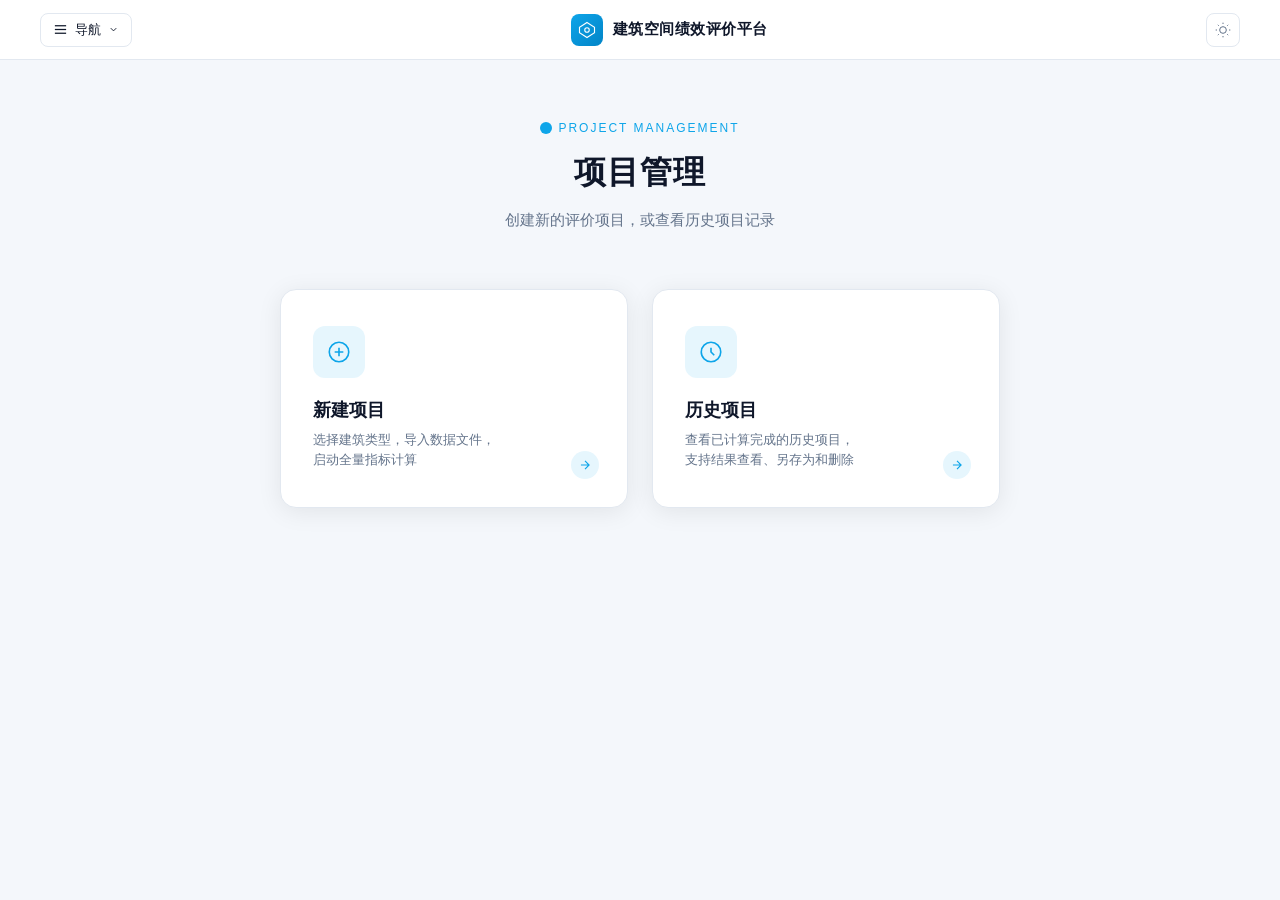
<file: templates/projects.html>
<!DOCTYPE html>
<html lang="zh-CN" data-theme="light">
<head>
<meta charset="UTF-8">
<meta name="viewport" content="width=device-width, initial-scale=1.0">
<title>项目管理 — 建筑空间绩效评价平台</title>
<script>
(function(){
  var t = localStorage.getItem('theme') || 'light';
  document.documentElement.setAttribute('data-theme', t);
  var a = localStorage.getItem('accentColor') || '#0ea5e9';
  var m = a.match(/^#([0-9a-f]{6})$/i);
  if(m){
    var r=parseInt(m[1].slice(0,2),16), g=parseInt(m[1].slice(2,4),16), b=parseInt(m[1].slice(4,6),16);
    document.documentElement.style.setProperty('--accent', a);
    document.documentElement.style.setProperty('--accent-rgb', r+','+g+','+b);
  }
})();
</script>
<style>
*, *::before, *::after { box-sizing: border-box; margin: 0; padding: 0; }

:root {
  --accent: #0ea5e9;
  --accent-rgb: 14,165,233;
  font-family: -apple-system, 'PingFang SC', 'Microsoft YaHei', 'Segoe UI', sans-serif;
}

[data-theme="light"] {
  --bg: #f4f7fb;
  --bg-card: #ffffff;
  --border: #e2e8f0;
  --text-primary: #0f172a;
  --text-secondary: #64748b;
  --shadow: 0 4px 24px rgba(0,0,0,0.08);
}
[data-theme="dark"] {
  --bg: #0f1117;
  --bg-card: #161b27;
  --border: #2a2f45;
  --text-primary: #e8eaf0;
  --text-secondary: #8b90a8;
  --shadow: 0 4px 24px rgba(0,0,0,0.45);
}

body {
  min-height: 100vh;
  background: var(--bg);
  color: var(--text-primary);
  display: flex;
  flex-direction: column;
  align-items: center;
}

/* 导航下拉 */
.topnav-wrap { position: relative; }
.topnav-btn {
  display: inline-flex; align-items: center; gap: 7px;
  padding: 7px 12px;
  background: var(--bg-card); border: 1px solid var(--border);
  border-radius: 8px; cursor: pointer; transition: all 0.15s;
  font-size: 13px; font-weight: 500; color: var(--text-primary);
}
.topnav-btn:hover { border-color: var(--accent); color: var(--accent); }
.topnav-caret { transition: transform 0.2s; flex-shrink: 0; }
.topnav-wrap.open .topnav-caret { transform: rotate(180deg); }
.topnav-dropdown {
  display: none;
  position: absolute; top: calc(100% + 6px); left: 0;
  min-width: 200px;
  background: var(--bg-card); border: 1px solid var(--border);
  border-radius: 10px; box-shadow: 0 8px 28px rgba(0,0,0,0.14);
  padding: 6px 0; z-index: 999;
}
.topnav-wrap.open .topnav-dropdown { display: block; }
.topnav-section-label {
  padding: 7px 14px 3px;
  font-size: 10px; font-weight: 700; letter-spacing: 1px;
  color: var(--text-secondary); text-transform: uppercase; opacity: 0.6;
}
.topnav-item {
  display: flex; align-items: center; gap: 8px; width: 100%;
  padding: 7px 16px;
  font-size: 13px; color: var(--text-secondary);
  background: transparent; border: none; cursor: pointer;
  text-decoration: none; transition: all 0.12s;
}
.topnav-item:hover { background: var(--bg); color: var(--text-primary); }
.topnav-item-current { color: var(--accent) !important; font-weight: 500; opacity: 0.75; }
.topbar-left { display: flex; align-items: center; gap: 8px; }
.topbar {
  width: 100%;
  padding: 0 40px;
  height: 60px;
  display: flex;
  align-items: center;
  justify-content: space-between;
  background: var(--bg-card);
  border-bottom: 1px solid var(--border);
  position: sticky;
  top: 0;
  z-index: 10;
}

.topbar-logo {
  display: flex;
  align-items: center;
  gap: 10px;
  cursor: pointer;
  text-decoration: none;
  color: inherit;
}

.topbar-logo-icon {
  width: 32px;
  height: 32px;
  background: linear-gradient(135deg, var(--accent), #0284c7);
  border-radius: 8px;
  display: flex;
  align-items: center;
  justify-content: center;
}

.topbar-logo-icon svg { width: 18px; height: 18px; color: #fff; }

.topbar-title {
  font-size: 15px;
  font-weight: 600;
  letter-spacing: 0.5px;
}

.topbar-right {
  display: flex;
  align-items: center;
  gap: 8px;
}

.icon-btn {
  width: 34px;
  height: 34px;
  border: 1px solid var(--border);
  border-radius: 8px;
  background: transparent;
  color: var(--text-secondary);
  cursor: pointer;
  display: flex;
  align-items: center;
  justify-content: center;
  transition: all 0.15s;
}
.icon-btn:hover { background: var(--bg); color: var(--text-primary); }

/* ── 主体 ── */
.page {
  width: 100%;
  max-width: 960px;
  padding: 60px 24px 80px;
  display: flex;
  flex-direction: column;
  align-items: center;
}

.page-head {
  text-align: center;
  margin-bottom: 56px;
}

.page-head-label {
  display: inline-flex;
  align-items: center;
  gap: 6px;
  font-size: 12px;
  color: var(--accent);
  letter-spacing: 2px;
  text-transform: uppercase;
  margin-bottom: 16px;
}

.page-head h1 {
  font-size: 32px;
  font-weight: 700;
  letter-spacing: 1px;
  margin-bottom: 12px;
}

.page-head p {
  font-size: 15px;
  color: var(--text-secondary);
  line-height: 1.7;
}

/* ── 操作卡片网格 ── */
.action-grid {
  display: grid;
  grid-template-columns: 1fr 1fr;
  gap: 24px;
  width: 100%;
  max-width: 720px;
}

.action-card {
  background: var(--bg-card);
  border: 1.5px solid var(--border);
  border-radius: 16px;
  padding: 36px 32px;
  display: flex;
  flex-direction: column;
  align-items: flex-start;
  cursor: pointer;
  transition: all 0.2s;
  text-decoration: none;
  color: inherit;
  box-shadow: var(--shadow);
  position: relative;
  overflow: hidden;
}

.action-card::before {
  content: '';
  position: absolute;
  top: 0; left: 0; right: 0;
  height: 3px;
  background: linear-gradient(90deg, var(--accent), rgba(var(--accent-rgb),0.3));
  opacity: 0;
  transition: opacity 0.2s;
}

.action-card:hover {
  border-color: var(--accent);
  transform: translateY(-3px);
  box-shadow: 0 8px 32px rgba(var(--accent-rgb), 0.18);
}

.action-card:hover::before { opacity: 1; }

.card-icon {
  width: 52px;
  height: 52px;
  border-radius: 12px;
  background: rgba(var(--accent-rgb), 0.1);
  display: flex;
  align-items: center;
  justify-content: center;
  margin-bottom: 20px;
  transition: background 0.2s;
}

.action-card:hover .card-icon {
  background: rgba(var(--accent-rgb), 0.18);
}

.card-icon svg { width: 26px; height: 26px; color: var(--accent); }

.card-title {
  font-size: 18px;
  font-weight: 700;
  margin-bottom: 8px;
}

.card-desc {
  font-size: 13px;
  color: var(--text-secondary);
  line-height: 1.6;
}

.card-arrow {
  position: absolute;
  bottom: 28px;
  right: 28px;
  width: 28px;
  height: 28px;
  border-radius: 50%;
  background: rgba(var(--accent-rgb), 0.1);
  display: flex;
  align-items: center;
  justify-content: center;
  transition: all 0.2s;
}

.action-card:hover .card-arrow {
  background: var(--accent);
}

.card-arrow svg { width: 14px; height: 14px; color: var(--accent); transition: color 0.2s; }
.action-card:hover .card-arrow svg { color: #fff; }
</style>
</head>
<body>

<nav class="topbar">
  <div class="topbar-left">
    <!-- 导航下拉 -->
    <div class="topnav-wrap" id="topnav-wrap">
      <button class="topnav-btn" onclick="toggleTopNav()" title="页面导航">
        <svg width="15" height="15" viewBox="0 0 24 24" fill="none" stroke="currentColor" stroke-width="2"><line x1="3" y1="6" x2="21" y2="6"/><line x1="3" y1="12" x2="21" y2="12"/><line x1="3" y1="18" x2="21" y2="18"/></svg>
        导航
        <svg class="topnav-caret" width="11" height="11" viewBox="0 0 24 24" fill="none" stroke="currentColor" stroke-width="2"><polyline points="6 9 12 15 18 9"/></svg>
      </button>
      <div class="topnav-dropdown" id="topnav-dropdown">
        <div class="topnav-section-label">工作流程</div>
        <a class="topnav-item" href="/">
          <svg width="13" height="13" viewBox="0 0 24 24" fill="none" stroke="currentColor" stroke-width="2" style="flex-shrink:0"><path d="M3 9l9-7 9 7v11a2 2 0 01-2 2H5a2 2 0 01-2-2z"/></svg>
          封面
        </a>
        <a class="topnav-item" href="/select_module">
          <svg width="13" height="13" viewBox="0 0 24 24" fill="none" stroke="currentColor" stroke-width="2" style="flex-shrink:0"><rect x="2" y="3" width="20" height="14" rx="2"/><path d="M8 21h8M12 17v4"/></svg>
          模块选择
        </a>
        <div class="topnav-item topnav-item-current" style="cursor:default">
          <svg width="13" height="13" viewBox="0 0 24 24" fill="none" stroke="currentColor" stroke-width="2" style="flex-shrink:0"><rect x="2" y="7" width="20" height="14" rx="2"/><path d="M16 7V5a2 2 0 00-2-2h-4a2 2 0 00-2 2v2"/></svg>
          项目管理
        </div>
        <a class="topnav-item" href="/new_project">
          <svg width="13" height="13" viewBox="0 0 24 24" fill="none" stroke="currentColor" stroke-width="2" style="flex-shrink:0"><path d="M21 15v4a2 2 0 01-2 2H5a2 2 0 01-2-2v-4"/><polyline points="17 8 12 3 7 8"/><line x1="12" y1="3" x2="12" y2="15"/></svg>
          数据导入
        </a>
        <hr style="border:none;border-top:1px solid var(--border);margin:5px 0;">
        <a class="topnav-item" href="/admin/db">
          <svg width="13" height="13" viewBox="0 0 24 24" fill="none" stroke="currentColor" stroke-width="2" style="flex-shrink:0"><ellipse cx="12" cy="5" rx="9" ry="3"/><path d="M21 12c0 1.66-4 3-9 3s-9-1.34-9-3"/><path d="M3 5v14c0 1.66 4 3 9 3s9-1.34 9-3V5"/></svg>
          数据库管理
        </a>
      </div>
    </div>
  </div>
  <a class="topbar-logo" href="/">
    <div class="topbar-logo-icon">
      <svg viewBox="0 0 24 24" fill="none" stroke="currentColor" stroke-width="1.5">
        <polygon points="12,2 22,8.5 22,15.5 12,22 2,15.5 2,8.5"/>
        <circle cx="12" cy="12" r="3"/>
      </svg>
    </div>
    <span class="topbar-title">建筑空间绩效评价平台</span>
  </a>
  <div class="topbar-right">
    <button class="icon-btn" id="theme-toggle" title="切换明暗">
      <svg id="icon-sun" viewBox="0 0 24 24" fill="none" stroke="currentColor" stroke-width="1.5" width="16" height="16">
        <circle cx="12" cy="12" r="5"/>
        <line x1="12" y1="1" x2="12" y2="3"/><line x1="12" y1="21" x2="12" y2="23"/>
        <line x1="4.22" y1="4.22" x2="5.64" y2="5.64"/><line x1="18.36" y1="18.36" x2="19.78" y2="19.78"/>
        <line x1="1" y1="12" x2="3" y2="12"/><line x1="21" y1="12" x2="23" y2="12"/>
        <line x1="4.22" y1="19.78" x2="5.64" y2="18.36"/><line x1="18.36" y1="5.64" x2="19.78" y2="4.22"/>
      </svg>
      <svg id="icon-moon" viewBox="0 0 24 24" fill="none" stroke="currentColor" stroke-width="1.5" width="16" height="16" style="display:none">
        <path d="M21 12.79A9 9 0 1111.21 3 7 7 0 0021 12.79z"/>
      </svg>
    </button>
  </div>
</nav>

<main class="page">
  <div class="page-head">
    <div class="page-head-label">
      <svg width="12" height="12" viewBox="0 0 12 12" fill="currentColor"><circle cx="6" cy="6" r="6"/></svg>
      PROJECT MANAGEMENT
    </div>
    <h1>项目管理</h1>
    <p>创建新的评价项目，或查看历史项目记录</p>
  </div>

  <div class="action-grid">
    <!-- 新建项目 -->
    <a class="action-card" href="/new_project">
      <div class="card-icon">
        <svg viewBox="0 0 24 24" fill="none" stroke="currentColor" stroke-width="1.5">
          <circle cx="12" cy="12" r="9"/>
          <line x1="12" y1="8" x2="12" y2="16"/>
          <line x1="8" y1="12" x2="16" y2="12"/>
        </svg>
      </div>
      <div class="card-title">新建项目</div>
      <div class="card-desc">选择建筑类型，导入数据文件，<br>启动全量指标计算</div>
      <div class="card-arrow">
        <svg viewBox="0 0 24 24" fill="none" stroke="currentColor" stroke-width="2">
          <path d="M5 12h14M12 5l7 7-7 7"/>
        </svg>
      </div>
    </a>

    <!-- 历史项目 -->
    <a class="action-card" href="/history">
      <div class="card-icon">
        <svg viewBox="0 0 24 24" fill="none" stroke="currentColor" stroke-width="1.5">
          <path d="M12 8v4l3 3m6-3a9 9 0 11-18 0 9 9 0 0118 0z"/>
        </svg>
      </div>
      <div class="card-title">历史项目</div>
      <div class="card-desc">查看已计算完成的历史项目，<br>支持结果查看、另存为和删除</div>
      <div class="card-arrow">
        <svg viewBox="0 0 24 24" fill="none" stroke="currentColor" stroke-width="2">
          <path d="M5 12h14M12 5l7 7-7 7"/>
        </svg>
      </div>
    </a>
  </div>
</main>

<script>
(function(){
  var btn = document.getElementById('theme-toggle');
  var sun = document.getElementById('icon-sun');
  var moon = document.getElementById('icon-moon');
  function applyTheme(t) {
    document.documentElement.setAttribute('data-theme', t);
    sun.style.display  = t === 'dark'  ? 'none'  : '';
    moon.style.display = t === 'light' ? 'none'  : '';
  }
  applyTheme(localStorage.getItem('theme') || 'light');
  btn.addEventListener('click', function(){
    var next = document.documentElement.getAttribute('data-theme') === 'dark' ? 'light' : 'dark';
    localStorage.setItem('theme', next);
    applyTheme(next);
  });
})();

function toggleTopNav() {
  document.getElementById('topnav-wrap').classList.toggle('open');
}
document.addEventListener('click', function(e) {
  var wrap = document.getElementById('topnav-wrap');
  if (wrap && !wrap.contains(e.target)) wrap.classList.remove('open');
});
</script>
</body>
</html>
</file>
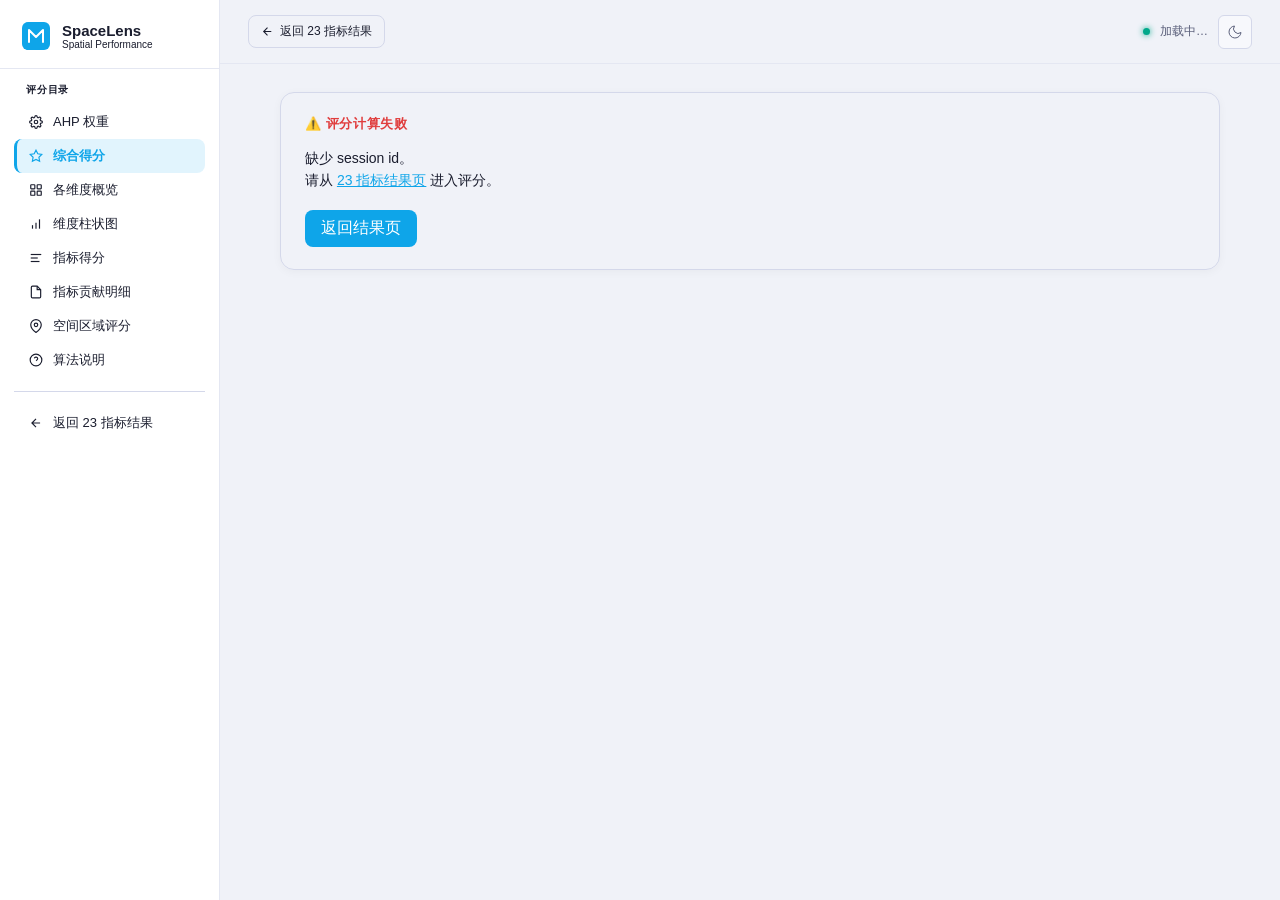
<file: templates/score.html>
<!DOCTYPE html>
<html lang="zh-CN" data-theme="light">
<head>
<meta charset="UTF-8">
<meta name="viewport" content="width=device-width, initial-scale=1.0">
<title>建筑空间评分 — SpaceLens</title>
<script>
(function(){
  var t = localStorage.getItem('theme') || 'light';
  document.documentElement.setAttribute('data-theme', t);
  var a = localStorage.getItem('accentColor') || '#0ea5e9';
  var m = a.match(/^#([0-9a-f]{6})$/i);
  if(m){
    var r=parseInt(m[1].slice(0,2),16), g=parseInt(m[1].slice(2,4),16), b=parseInt(m[1].slice(4,6),16);
    document.documentElement.style.setProperty('--accent', a);
    document.documentElement.style.setProperty('--accent-rgb', r+','+g+','+b);
  }
})();
</script>
<link rel="stylesheet" href="/static/css/app.css">
<style>
.score-main { padding: 28px 32px 48px; }
.score-hero {
  display: grid; grid-template-columns: 1fr 2fr; gap: 24px;
  margin-bottom: 24px;
}
.score-card {
  background: var(--surface-1); border: 1px solid var(--border);
  border-radius: 14px; padding: 22px 24px;
  box-shadow: 0 2px 10px rgba(0,0,0,0.04);
  scroll-margin-top: 80px;
}
.score-card h3 {
  font-size: 13px; color: var(--text-muted); font-weight: 600;
  letter-spacing: 0.6px; text-transform: uppercase; margin-bottom: 14px;
  display: flex; align-items: center; gap: 8px;
}
.score-card h3 .badge {
  background: rgba(var(--accent-rgb), 0.12); color: var(--accent);
  padding: 2px 9px; border-radius: 12px; font-size: 11px; letter-spacing: 0;
  text-transform: none; font-weight: 600;
}
.score-card .img-wrap { display: flex; justify-content: center; align-items: center; }
.score-card .img-wrap img {
  max-width: 100%; max-height: 460px; border-radius: 8px;
}
.score-meta {
  display: grid; grid-template-columns: repeat(auto-fit, minmax(120px, 1fr));
  gap: 14px; margin-top: 14px;
}
.score-meta .item {
  background: var(--surface-2); border-radius: 10px; padding: 12px 14px;
  border: 1px solid var(--border);
}
.score-meta .item .label {
  font-size: 11px; color: var(--text-muted); margin-bottom: 4px;
  text-transform: uppercase; letter-spacing: 0.5px;
}
.score-meta .item .value {
  font-size: 17px; color: var(--text); font-weight: 600;
}

/* 评分卡片之间统一改为单列：所有柱状图/雷达图都按全宽显示 */
.score-grid {
  display: grid; grid-template-columns: 1fr; gap: 20px;
  margin-bottom: 20px;
}

.dim-grid {
  display: grid; grid-template-columns: repeat(auto-fit, minmax(220px, 1fr));
  gap: 14px;
}
.dim-tile {
  background: var(--surface-2); border-radius: 10px; padding: 14px 16px;
  border-left: 4px solid var(--accent);
}
.dim-tile.physical { border-left-color: #00c9a7; }
.dim-tile.circulation { border-left-color: #f5a623; }
.dim-tile.behavior { border-left-color: #e03d3d; }
.dim-tile.subjective { border-left-color: #7c5cfc; }
.dim-tile .name {
  font-size: 13px; color: var(--text-muted); font-weight: 600; margin-bottom: 6px;
}
.dim-tile .num {
  font-size: 28px; color: var(--text); font-weight: 700; line-height: 1;
}
.dim-tile .num .unit { font-size: 14px; color: var(--text-muted); font-weight: 500; }
.dim-tile .meta {
  font-size: 11px; color: var(--text-muted); margin-top: 6px;
}

.metric-table {
  width: 100%; border-collapse: collapse; font-size: 13px;
  margin-top: 12px;
}
.metric-table th, .metric-table td {
  padding: 8px 12px; text-align: left;
  border-bottom: 1px solid var(--border);
}
.metric-table th {
  color: var(--text-muted); font-weight: 600; font-size: 11px;
  text-transform: uppercase; letter-spacing: 0.5px;
}
.metric-table td.score-cell {
  font-weight: 700;
}
.score-pill {
  display: inline-block; padding: 2px 9px; border-radius: 12px;
  font-size: 11px; font-weight: 600;
}
.score-pill.excellent { background: rgba(0,201,167,0.16); color: #00c9a7; }
.score-pill.good      { background: rgba(98,68,229,0.14); color: #7c5cfc; }
.score-pill.fair      { background: rgba(245,166,35,0.16); color: #f5a623; }
.score-pill.poor      { background: rgba(224,61,61,0.14); color: #e03d3d; }

.empty-state {
  text-align: center; padding: 60px 20px; color: var(--text-muted);
}
.empty-state svg { margin-bottom: 12px; opacity: 0.4; }

.score-actions {
  display: flex; gap: 10px; align-items: center;
}
.score-actions .btn {
  padding: 8px 16px; border-radius: 8px; border: 1px solid var(--border);
  background: var(--surface-1); color: var(--text);
  cursor: pointer; font-size: 13px; font-weight: 500;
  display: inline-flex; align-items: center; gap: 6px;
  transition: all 0.15s;
  text-decoration: none;
}
.score-actions .btn:hover {
  border-color: var(--accent); color: var(--accent);
}
.score-actions .btn.primary {
  background: var(--accent); border-color: var(--accent); color: white;
}
.score-actions .btn.primary:hover { opacity: 0.88; }

#weights-panel {
  margin-bottom: 18px;
}
.weights-form {
  display: grid; grid-template-columns: repeat(auto-fit, minmax(180px, 1fr));
  gap: 14px; align-items: end;
}
.weight-input {
  display: flex; flex-direction: column; gap: 4px;
}
.weight-input label { font-size: 12px; color: var(--text-muted); font-weight: 600; }
.weight-input input {
  border: 1px solid var(--border); border-radius: 6px; padding: 6px 10px;
  background: var(--surface-2); color: var(--text); font-size: 13px;
}
.weight-input input:focus { outline: none; border-color: var(--accent); }
.weight-sum-hint { font-size: 11px; color: var(--text-muted); margin-top: 6px; }

/* ── 侧边栏 TOC 目录 ── */
.score-toc {
  padding: 8px 14px 20px;
}
.score-toc .toc-label {
  font-size: 10px; color: var(--text-muted); font-weight: 700;
  text-transform: uppercase; letter-spacing: 0.8px;
  padding: 6px 12px 8px;
}
.score-toc-link {
  display: flex; align-items: center; gap: 10px;
  padding: 8px 12px; border-radius: 8px;
  font-size: 13px; color: var(--text-muted); text-decoration: none;
  cursor: pointer; transition: all 0.12s;
  border-left: 3px solid transparent;
}
.score-toc-link:hover {
  background: var(--surface-2); color: var(--text);
}
.score-toc-link.active {
  background: rgba(var(--accent-rgb),0.12);
  color: var(--accent); font-weight: 600;
  border-left-color: var(--accent);
}
.score-toc-link svg { flex-shrink: 0; }

/* ── 顶部按钮：与 index.html 保持一致 ── */
.topnav-mgr-btn {
  display: inline-flex; align-items: center; gap: 6px;
  font-size: 12px; color: var(--text-muted); text-decoration: none;
  padding: 7px 12px; border: 1px solid var(--border); border-radius: 8px;
  transition: all 0.15s; background: var(--surface-1); cursor: pointer;
}
.topnav-mgr-btn:hover { color: var(--accent); border-color: var(--accent); }

.save-project-btn {
  display: inline-flex; align-items: center; gap: 6px;
  padding: 7px 13px;
  background: var(--accent); color: #fff;
  border: none; border-radius: 8px;
  font-size: 12px; font-weight: 600; cursor: pointer;
  transition: all 0.15s;
  box-shadow: 0 2px 8px rgba(var(--accent-rgb),0.35);
}
.save-project-btn:hover { opacity: 0.88; transform: translateY(-1px); }
.save-project-btn:disabled { opacity: 0.4; cursor: not-allowed; transform: none; }

/* ── 保存模态层（与 index.html 同款样式简化版） ── */
.sp-overlay {
  position: fixed; inset: 0; z-index: 2000;
  background: rgba(0,0,0,0.55); backdrop-filter: blur(3px);
  display: none; align-items: center; justify-content: center;
}
.sp-modal {
  width: 560px; max-width: 92vw;
  background: var(--surface-1); border-radius: 14px;
  box-shadow: 0 16px 40px rgba(0,0,0,0.35);
  overflow: hidden; display: flex; flex-direction: column;
  border: 1px solid var(--border);
}
.sp-header {
  padding: 18px 22px;
  border-bottom: 1px solid var(--border);
  display: flex; align-items: center; gap: 10px;
}
.sp-header h3 { font-size: 15px; color: var(--text); font-weight: 600; margin: 0; }
.sp-body { padding: 18px 22px; max-height: 65vh; overflow: auto; }
.sp-row { margin-bottom: 16px; }
.sp-row label {
  display: block; font-size: 12px; color: var(--text-muted);
  font-weight: 600; margin-bottom: 6px;
}
.sp-row input[type="text"] {
  width: 100%; padding: 9px 12px; border-radius: 8px;
  border: 1px solid var(--border); background: var(--surface-2);
  color: var(--text); font-size: 13px;
}
.sp-checkbox-row {
  display: flex; gap: 10px; align-items: flex-start;
  padding: 10px 12px; border: 1px solid var(--border);
  border-radius: 8px; background: var(--surface-2);
  margin-bottom: 8px;
  cursor: pointer;
}
.sp-checkbox-row input { margin-top: 3px; flex-shrink: 0; }
.sp-checkbox-row .desc { font-size: 12px; color: var(--text-muted); margin-top: 2px; }
.sp-checkbox-row .ttl { font-size: 13px; color: var(--text); font-weight: 600; }
.sp-footer {
  padding: 14px 22px; border-top: 1px solid var(--border);
  display: flex; justify-content: space-between; align-items: center;
  background: var(--surface-2);
}
.sp-footer-btns { display: flex; gap: 10px; }
.sp-btn-cancel, .sp-btn-save {
  padding: 8px 16px; border-radius: 8px;
  font-size: 13px; font-weight: 600; cursor: pointer;
  border: 1px solid var(--border); display: inline-flex; align-items: center; gap: 6px;
}
.sp-btn-cancel { background: var(--surface-1); color: var(--text); }
.sp-btn-cancel:hover { border-color: var(--accent); color: var(--accent); }
.sp-btn-save { background: var(--accent); color: #fff; border-color: var(--accent); }
.sp-btn-save:hover { opacity: 0.88; }
.sp-btn-save:disabled { opacity: 0.5; cursor: not-allowed; }
.sp-saving-spinner {
  width: 14px; height: 14px;
  border: 2px solid rgba(255,255,255,0.35);
  border-top-color: #fff;
  border-radius: 50%;
  animation: spin 0.8s linear infinite;
  display: inline-block;
}
@keyframes spin { to { transform: rotate(360deg); } }

@media (max-width: 920px) {
  .score-hero { grid-template-columns: 1fr; }
}
</style>
</head>
<body>
<aside class="sidebar">
  <div class="sidebar-logo">
    <a href="/" style="display:flex;align-items:center;gap:10px;color:inherit;text-decoration:none">
      <svg width="32" height="32" viewBox="0 0 32 32" fill="none">
        <rect x="2" y="2" width="28" height="28" rx="6" fill="var(--accent)"/>
        <path d="M9 22V10l7 7 7-7v12" stroke="white" stroke-width="2" fill="none" stroke-linecap="round" stroke-linejoin="round"/>
      </svg>
      <div>
        <div style="font-size:15px;font-weight:700;color:var(--text)">SpaceLens</div>
        <div style="font-size:10px;color:var(--text-muted)">Spatial Performance</div>
      </div>
    </a>
  </div>
  <nav class="score-toc">
    <div class="toc-label">评分目录</div>
    <a class="score-toc-link" data-anchor="card-weights"><svg width="14" height="14" viewBox="0 0 24 24" fill="none" stroke="currentColor" stroke-width="2"><circle cx="12" cy="12" r="3"/><path d="M19.4 15a1.65 1.65 0 00.33 1.82l.06.06a2 2 0 01-2.83 2.83l-.06-.06a1.65 1.65 0 00-1.82-.33 1.65 1.65 0 00-1 1.51V21a2 2 0 01-4 0v-.09A1.65 1.65 0 009 19.4a1.65 1.65 0 00-1.82.33l-.06.06a2 2 0 01-2.83-2.83l.06-.06a1.65 1.65 0 00.33-1.82 1.65 1.65 0 00-1.51-1H3a2 2 0 010-4h.09A1.65 1.65 0 004.6 9a1.65 1.65 0 00-.33-1.82l-.06-.06a2 2 0 012.83-2.83l.06.06a1.65 1.65 0 001.82.33H9a1.65 1.65 0 001-1.51V3a2 2 0 014 0v.09a1.65 1.65 0 001 1.51 1.65 1.65 0 001.82-.33l.06-.06a2 2 0 012.83 2.83l-.06.06a1.65 1.65 0 00-.33 1.82V9a1.65 1.65 0 001.51 1H21a2 2 0 010 4h-.09a1.65 1.65 0 00-1.51 1z"/></svg>AHP 权重</a>
    <a class="score-toc-link active" data-anchor="card-hero"><svg width="14" height="14" viewBox="0 0 24 24" fill="none" stroke="currentColor" stroke-width="2"><polygon points="12 2 15.09 8.26 22 9.27 17 14.14 18.18 21.02 12 17.77 5.82 21.02 7 14.14 2 9.27 8.91 8.26 12 2"/></svg>综合得分</a>
    <a class="score-toc-link" data-anchor="card-dims"><svg width="14" height="14" viewBox="0 0 24 24" fill="none" stroke="currentColor" stroke-width="2"><rect x="3" y="3" width="7" height="7" rx="1"/><rect x="14" y="3" width="7" height="7" rx="1"/><rect x="3" y="14" width="7" height="7" rx="1"/><rect x="14" y="14" width="7" height="7" rx="1"/></svg>各维度概览</a>
    <a class="score-toc-link" data-anchor="card-dim-bar"><svg width="14" height="14" viewBox="0 0 24 24" fill="none" stroke="currentColor" stroke-width="2"><line x1="12" y1="20" x2="12" y2="10"/><line x1="18" y1="20" x2="18" y2="4"/><line x1="6" y1="20" x2="6" y2="14"/></svg>维度柱状图</a>
    <a class="score-toc-link" data-anchor="card-metric-bar"><svg width="14" height="14" viewBox="0 0 24 24" fill="none" stroke="currentColor" stroke-width="2"><line x1="3" y1="6" x2="21" y2="6"/><line x1="3" y1="12" x2="15" y2="12"/><line x1="3" y1="18" x2="18" y2="18"/></svg>指标得分</a>
    <a class="score-toc-link" data-anchor="card-breakdown"><svg width="14" height="14" viewBox="0 0 24 24" fill="none" stroke="currentColor" stroke-width="2"><path d="M14 2H6a2 2 0 00-2 2v16a2 2 0 002 2h12a2 2 0 002-2V8z"/><polyline points="14 2 14 8 20 8"/></svg>指标贡献明细</a>
    <a class="score-toc-link" data-anchor="card-region"><svg width="14" height="14" viewBox="0 0 24 24" fill="none" stroke="currentColor" stroke-width="2"><path d="M21 10c0 7-9 13-9 13s-9-6-9-13a9 9 0 0118 0z"/><circle cx="12" cy="10" r="3"/></svg>空间区域评分</a>
    <a class="score-toc-link" data-anchor="card-algo"><svg width="14" height="14" viewBox="0 0 24 24" fill="none" stroke="currentColor" stroke-width="2"><circle cx="12" cy="12" r="10"/><path d="M9.09 9a3 3 0 015.83 1c0 2-3 3-3 3"/><line x1="12" y1="17" x2="12.01" y2="17"/></svg>算法说明</a>
    <div style="height:1px;background:var(--border);margin:14px 0"></div>
    <a href="/results" class="score-toc-link" style="color:var(--text-muted)"><svg width="14" height="14" viewBox="0 0 24 24" fill="none" stroke="currentColor" stroke-width="2"><path d="M19 12H5M12 5l-7 7 7 7"/></svg>返回 23 指标结果</a>
  </nav>
</aside>

<main class="main-content">
  <header class="topbar">
    <div class="topbar-left">
      <a href="/results" class="topnav-mgr-btn" id="back-btn" title="返回 23 指标结果">
        <svg width="13" height="13" viewBox="0 0 24 24" fill="none" stroke="currentColor" stroke-width="2"><path d="M19 12H5M12 5l-7 7 7 7"/></svg>
        返回 23 指标结果
      </a>
      <div class="topbar-project-title" id="topbar-project-title" style="display:none">
        <span id="topbar-project-text"></span>
      </div>
    </div>
    <div class="topbar-right">
      <div class="status-dot online" id="status-dot"></div>
      <span class="status-text" id="status-text">加载中…</span>
      <!-- 保存项目 + 评分按钮 -->
      <button class="save-project-btn" id="save-score-btn" onclick="openSaveModal()" title="保存 23 指标结果 + 评分结果" style="display:none">
        <svg width="14" height="14" viewBox="0 0 24 24" fill="none" stroke="currentColor" stroke-width="2"><path d="M19 21H5a2 2 0 01-2-2V5a2 2 0 012-2h11l5 5v11a2 2 0 01-2 2z"/><polyline points="17 21 17 13 7 13 7 21"/><polyline points="7 3 7 8 15 8"/></svg>
        保存项目
      </button>
      <button class="theme-toggle" id="theme-toggle" title="切换明暗">
        <svg class="icon-sun" viewBox="0 0 24 24" fill="none" stroke="currentColor" stroke-width="1.5" width="16" height="16">
          <circle cx="12" cy="12" r="5"/><line x1="12" y1="1" x2="12" y2="3"/><line x1="12" y1="21" x2="12" y2="23"/>
          <line x1="4.22" y1="4.22" x2="5.64" y2="5.64"/><line x1="18.36" y1="18.36" x2="19.78" y2="19.78"/>
          <line x1="1" y1="12" x2="3" y2="12"/><line x1="21" y1="12" x2="23" y2="12"/>
          <line x1="4.22" y1="19.78" x2="5.64" y2="18.36"/><line x1="18.36" y1="5.64" x2="19.78" y2="4.22"/>
        </svg>
        <svg class="icon-moon" viewBox="0 0 24 24" fill="none" stroke="currentColor" stroke-width="1.5" width="16" height="16">
          <path d="M21 12.79A9 9 0 1111.21 3 7 7 0 0021 12.79z"/>
        </svg>
      </button>
    </div>
  </header>

  <div class="score-main">
    <!-- 加载中提示 -->
    <div id="loading-state" style="text-align:center;padding:80px 20px;color:var(--text-muted)">
      <div class="spinner" style="margin:0 auto 16px"></div>
      <div>正在计算评分…</div>
    </div>

    <!-- 错误状态 -->
    <div id="error-state" style="display:none">
      <div class="score-card">
        <h3 style="color:#e03d3d">⚠️ 评分计算失败</h3>
        <div id="error-message" style="color:var(--text);font-size:14px;line-height:1.6"></div>
        <div style="margin-top:18px">
          <a href="/results" class="btn primary" style="display:inline-block;padding:8px 16px;background:var(--accent);color:white;border-radius:8px;text-decoration:none">返回结果页</a>
        </div>
      </div>
    </div>

    <!-- 评分内容 -->
    <div id="score-content" style="display:none">

      <!-- 权重调整面板 -->
      <div id="weights-panel" class="score-card" id="card-weights">
        <h3>AHP 维度权重 <span class="badge">可调</span></h3>
        <div class="weights-form" id="weights-form">
          <!-- 由 JS 生成 -->
        </div>
        <div class="weight-sum-hint" id="weight-sum-hint"></div>
        <div style="margin-top:12px" class="score-actions">
          <button class="btn primary" onclick="recompute()">重新计算评分</button>
          <button class="btn" onclick="resetWeights()">恢复默认权重</button>
        </div>
      </div>

      <!-- 综合卡片 + 维度雷达 -->
      <div class="score-hero" id="card-hero">
        <div class="score-card">
          <h3>综合绩效得分</h3>
          <div class="img-wrap"><img id="img-total" alt="综合得分"></div>
        </div>
        <div class="score-card">
          <h3>四维度评分雷达图</h3>
          <div class="img-wrap"><img id="img-radar" alt="维度雷达"></div>
        </div>
      </div>

      <!-- 维度概览块 -->
      <div class="score-card" style="margin-bottom:20px" id="card-dims">
        <h3>各维度评分概览</h3>
        <div class="dim-grid" id="dim-grid"></div>
      </div>

      <!-- 维度柱状图（单列） -->
      <div class="score-grid">
        <div class="score-card" id="card-dim-bar">
          <h3>各维度评分柱状图</h3>
          <div class="img-wrap"><img id="img-dim-bar" alt="维度柱状图"></div>
        </div>
        <div class="score-card" id="card-metric-bar">
          <h3>各指标标准化得分</h3>
          <div class="img-wrap"><img id="img-metric-bar" alt="指标得分"></div>
        </div>
      </div>

      <!-- 各维度详细指标拆解 -->
      <div class="score-card" style="margin-bottom:20px" id="card-breakdown">
        <h3>各维度指标贡献明细</h3>
        <div id="dim-breakdown"></div>
      </div>

      <!-- 空间区域评分（单列） -->
      <div class="score-grid" id="region-section" style="display:none">
        <div class="score-card" id="card-region">
          <h3>空间区域综合评分（已按得分排序）</h3>
          <div class="img-wrap"><img id="img-region-bar" alt="空间区域评分"></div>
        </div>
        <div class="score-card">
          <h3>空间区域 × 维度评分热力图</h3>
          <div class="img-wrap"><img id="img-region-heatmap" alt="空间区域热力图"></div>
        </div>
        <div class="score-card">
          <h3>空间区域评分排行榜</h3>
          <div style="overflow-x:auto"><table class="metric-table" id="region-table"></table></div>
        </div>
      </div>

      <!-- 算法说明 -->
      <div class="score-card" style="margin-bottom:20px" id="card-algo">
        <h3>评分算法说明</h3>
        <div style="color:var(--text-muted);font-size:13px;line-height:1.8">
          <p><strong style="color:var(--text)">1. 单一指标标准化</strong>：根据指标类型采用不同公式映射至 0–100 分。
            正向指标 <code>S = 100×(x−x_min)/(x_max−x_min)</code>；
            逆向指标 <code>S = 100×(x_max−x)/(x_max−x_min)</code>；
            目标区间型 <code>S = 100×exp(−(x−x_opt)²/(2σ²))</code>；
            李克特 7 级 <code>S = (x−1)/6×100</code>。
          </p>
          <p><strong style="color:var(--text)">2. 维度得分</strong>：<code>S_k = Σ(ω_i × S_i × P_i)</code>，
            其中 <code>ω_i</code> 由变异系数法计算，<code>P_i</code> 为短板惩罚系数
            （≥85→1.0；70–85→0.9；&lt;70→0.7）。
          </p>
          <p><strong style="color:var(--text)">3. 主观感知得分</strong>：先将 Likert 量表分数转为 0–100，
            再用回归模型预测：<code>S_predicted = a + β₁·S_zone + β₂·S_element</code>，
            最终融合：<code>S_subj = α·S_overall + (1−α)·S_predicted</code>（α≈0.65）。
          </p>
          <p><strong style="color:var(--text)">4. 综合得分</strong>：<code>S_total = Σ(W_k × S_k)</code>，
            其中 <code>W_k</code> 为各维度的 AHP 权重（可在上方面板调整）。
          </p>
          <p><strong style="color:var(--text)">分级标准</strong>：
            <span class="score-pill excellent">85–100 优秀</span>
            <span class="score-pill good">70–85 良好</span>
            <span class="score-pill fair">60–70 一般</span>
            <span class="score-pill poor">&lt;60 存在问题</span>
          </p>
        </div>
      </div>

    </div>
  </div>

  <!-- ── 保存模态层 ────────────────────────────── -->
  <div class="sp-overlay" id="sp-overlay" onclick="closeSaveModalOutside(event)">
    <div class="sp-modal" onclick="event.stopPropagation()">
      <div class="sp-header">
        <svg width="18" height="18" viewBox="0 0 24 24" fill="none" stroke="var(--accent)" stroke-width="2"><path d="M19 21H5a2 2 0 01-2-2V5a2 2 0 012-2h11l5 5v11a2 2 0 01-2 2z"/><polyline points="17 21 17 13 7 13 7 21"/><polyline points="7 3 7 8 15 8"/></svg>
        <h3>保存项目结果</h3>
      </div>
      <div class="sp-body">
        <div class="sp-row">
          <label>保存文件名（不含 .zip）</label>
          <input type="text" id="sp-folder-input" placeholder="SpaceLens项目">
        </div>
        <div class="sp-row">
          <label style="margin-bottom:8px">导出内容</label>
          <label class="sp-checkbox-row" for="sp-opt-23">
            <input type="checkbox" id="sp-opt-23" checked>
            <div>
              <div class="ttl">23 指标分析结果</div>
              <div class="desc">所有已完成指标的图表 PNG + Excel 摘要（与 23 指标页"保存项目"一致）</div>
            </div>
          </label>
          <label class="sp-checkbox-row" for="sp-opt-score">
            <input type="checkbox" id="sp-opt-score" checked>
            <div>
              <div class="ttl">评分结果（综合 / 维度 / 区域）</div>
              <div class="desc">本页 6 张评分图 + JSON 形式的总分/维度/AHP 权重</div>
            </div>
          </label>
          <div id="sp-warn" style="color:#e03d3d;font-size:12px;display:none;margin-top:6px">至少选择一项导出内容</div>
        </div>
      </div>
      <div class="sp-footer">
        <span style="font-size:12px;color:var(--text-muted)" id="sp-hint">导出 23 指标 + 评分</span>
        <div class="sp-footer-btns">
          <button class="sp-btn-cancel" onclick="closeSaveModal()">取消</button>
          <button class="sp-btn-save" id="sp-save-btn" onclick="doSaveProject()">
            <svg width="14" height="14" viewBox="0 0 24 24" fill="none" stroke="currentColor" stroke-width="2.5"><path d="M21 15v4a2 2 0 01-2 2H5a2 2 0 01-2-2v-4"/><polyline points="7 10 12 15 17 10"/><line x1="12" y1="15" x2="12" y2="3"/></svg>
            保存到本地
          </button>
        </div>
      </div>
    </div>
  </div>

</main>

<script src="/static/js/score.js"></script>
</body>
</html>
</file>
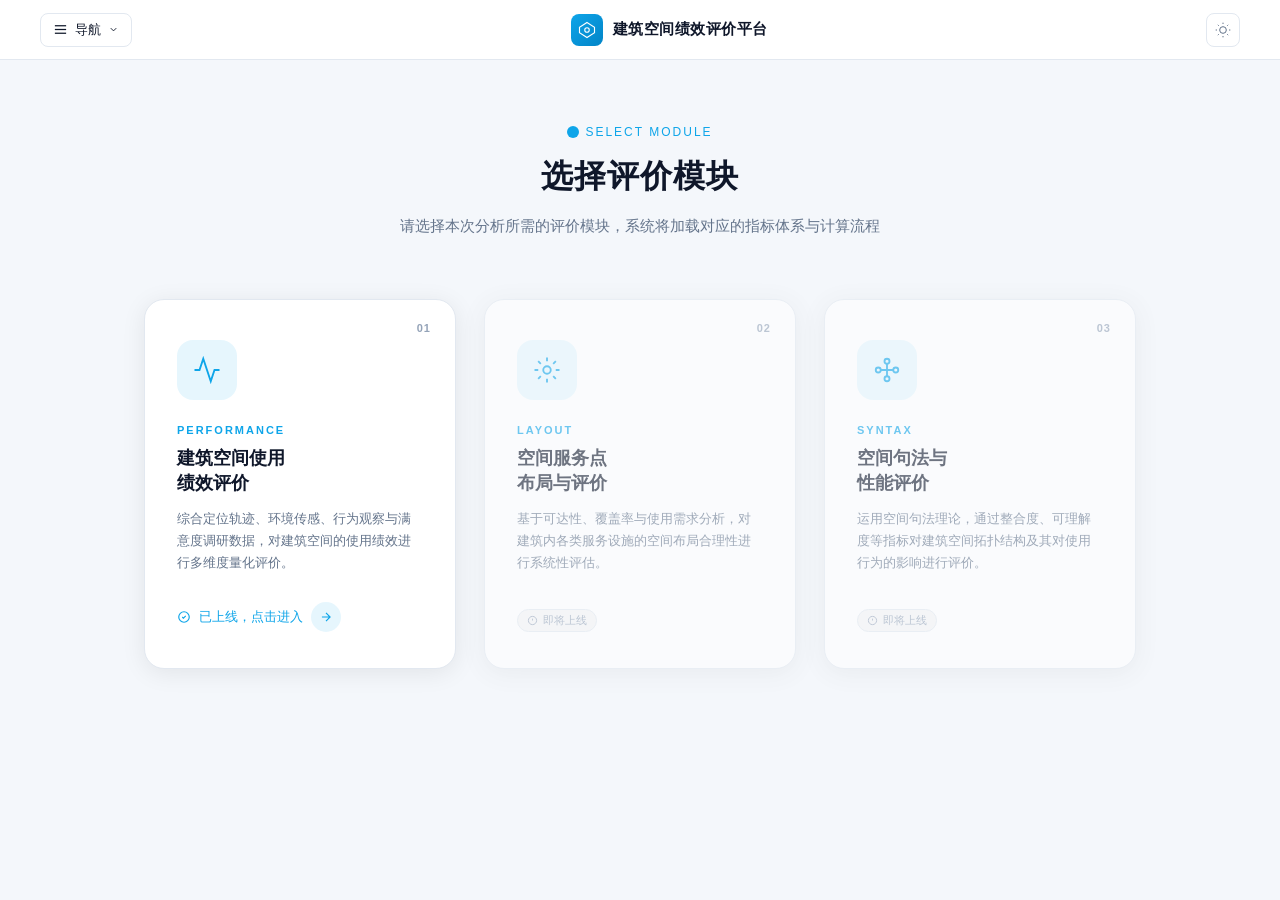
<file: templates/select_module.html>
<!DOCTYPE html>
<html lang="zh-CN" data-theme="light">
<head>
<meta charset="UTF-8">
<meta name="viewport" content="width=device-width, initial-scale=1.0">
<title>选择评价模块 — 建筑空间绩效评价平台</title>
<script>
(function(){
  var t = localStorage.getItem('theme') || 'light';
  document.documentElement.setAttribute('data-theme', t);
  var a = localStorage.getItem('accentColor') || '#0ea5e9';
  var m = a.match(/^#([0-9a-f]{6})$/i);
  if(m){
    var r=parseInt(m[1].slice(0,2),16), g=parseInt(m[1].slice(2,4),16), b=parseInt(m[1].slice(4,6),16);
    document.documentElement.style.setProperty('--accent', a);
    document.documentElement.style.setProperty('--accent-rgb', r+','+g+','+b);
  }
})();
</script>
<style>
*, *::before, *::after { box-sizing: border-box; margin: 0; padding: 0; }

:root {
  --accent: #0ea5e9;
  --accent-rgb: 14,165,233;
  font-family: -apple-system, 'PingFang SC', 'Microsoft YaHei', 'Segoe UI', sans-serif;
}

[data-theme="light"] {
  --bg: #f4f7fb;
  --bg-card: #ffffff;
  --bg-hover: rgba(0,0,0,0.04);
  --border: #e2e8f0;
  --text-primary: #0f172a;
  --text-secondary: #64748b;
  --text-dim: #94a3b8;
  --shadow: 0 4px 24px rgba(0,0,0,0.08);
}
[data-theme="dark"] {
  --bg: #0f1117;
  --bg-card: #161b27;
  --bg-hover: rgba(255,255,255,0.05);
  --border: #2a2f45;
  --text-primary: #e8eaf0;
  --text-secondary: #8b90a8;
  --text-dim: #4b5268;
  --shadow: 0 4px 24px rgba(0,0,0,0.45);
}

body {
  min-height: 100vh;
  background: var(--bg);
  color: var(--text-primary);
  display: flex;
  flex-direction: column;
  align-items: center;
}

/* ── 顶栏 ── */
.topbar {
  width: 100%;
  padding: 0 40px;
  height: 60px;
  display: flex;
  align-items: center;
  justify-content: space-between;
  background: var(--bg-card);
  border-bottom: 1px solid var(--border);
  position: sticky;
  top: 0;
  z-index: 100;
}

.topbar-left {
  display: flex;
  align-items: center;
  gap: 8px;
}

.topbar-logo {
  display: flex;
  align-items: center;
  gap: 10px;
  text-decoration: none;
  color: inherit;
}

.topbar-logo-icon {
  width: 32px; height: 32px;
  background: linear-gradient(135deg, var(--accent), #0284c7);
  border-radius: 8px;
  display: flex; align-items: center; justify-content: center;
}
.topbar-logo-icon svg { width: 18px; height: 18px; color: #fff; }

.topbar-title { font-size: 15px; font-weight: 600; letter-spacing: 0.5px; }

.topbar-right { display: flex; align-items: center; gap: 8px; }

/* 导航下拉 */
.topnav-wrap { position: relative; }

.topnav-btn {
  display: inline-flex; align-items: center; gap: 7px;
  padding: 7px 12px;
  background: var(--bg-card); border: 1px solid var(--border);
  border-radius: 8px; cursor: pointer; transition: all 0.15s;
  font-size: 13px; font-weight: 500; color: var(--text-primary);
}
.topnav-btn:hover { border-color: var(--accent); color: var(--accent); }
.topnav-caret { transition: transform 0.2s; flex-shrink: 0; }
.topnav-wrap.open .topnav-caret { transform: rotate(180deg); }

.topnav-dropdown {
  display: none;
  position: absolute; top: calc(100% + 6px); left: 0;
  min-width: 200px;
  background: var(--bg-card); border: 1px solid var(--border);
  border-radius: 10px; box-shadow: 0 8px 28px rgba(0,0,0,0.14);
  padding: 6px 0; z-index: 999;
}
.topnav-wrap.open .topnav-dropdown { display: block; }

.topnav-section-label {
  padding: 7px 14px 3px;
  font-size: 10px; font-weight: 700; letter-spacing: 1px;
  color: var(--text-dim); text-transform: uppercase;
}
.topnav-item {
  display: flex; align-items: center; gap: 8px; width: 100%;
  padding: 7px 16px;
  font-size: 13px; color: var(--text-secondary);
  background: transparent; border: none; cursor: pointer;
  text-decoration: none; transition: all 0.12s;
}
.topnav-item:hover { background: var(--bg-hover); color: var(--text-primary); }
.topnav-item-current { color: var(--accent) !important; font-weight: 500; opacity: 0.75; }

/* icon-btn */
.icon-btn {
  width: 34px; height: 34px;
  border: 1px solid var(--border); border-radius: 8px;
  background: transparent; color: var(--text-secondary);
  cursor: pointer; display: flex; align-items: center; justify-content: center;
  transition: all 0.15s;
}
.icon-btn:hover { background: var(--bg-hover); color: var(--text-primary); }

/* ── 主体 ── */
.page {
  width: 100%;
  max-width: 1040px;
  padding: 64px 24px 80px;
  display: flex;
  flex-direction: column;
  align-items: center;
}

.page-head {
  text-align: center;
  margin-bottom: 60px;
}

.page-head-label {
  display: inline-flex; align-items: center; gap: 6px;
  font-size: 12px; color: var(--accent);
  letter-spacing: 2px; text-transform: uppercase;
  margin-bottom: 16px;
}

.page-head h1 {
  font-size: 32px; font-weight: 700;
  letter-spacing: 1px; margin-bottom: 14px;
}

.page-head p {
  font-size: 15px; color: var(--text-secondary); line-height: 1.7;
}

/* ── 模块卡片网格 ── */
.module-grid {
  display: grid;
  grid-template-columns: repeat(3, 1fr);
  gap: 28px;
  width: 100%;
}

.module-card {
  background: var(--bg-card);
  border: 1.5px solid var(--border);
  border-radius: 20px;
  padding: 40px 32px 36px;
  display: flex;
  flex-direction: column;
  align-items: flex-start;
  cursor: pointer;
  transition: all 0.22s;
  text-decoration: none;
  color: inherit;
  box-shadow: var(--shadow);
  position: relative;
  overflow: hidden;
}

.module-card::before {
  content: '';
  position: absolute;
  top: 0; left: 0; right: 0;
  height: 3px;
  opacity: 0;
  transition: opacity 0.2s;
}

.module-card.available::before {
  background: linear-gradient(90deg, var(--accent), rgba(var(--accent-rgb),0.3));
}

.module-card.available:hover {
  border-color: var(--accent);
  transform: translateY(-4px);
  box-shadow: 0 12px 36px rgba(var(--accent-rgb), 0.18);
}
.module-card.available:hover::before { opacity: 1; }

/* 不可用模块 */
.module-card.coming-soon {
  opacity: 0.58;
  cursor: not-allowed;
}
.module-card.coming-soon:hover {
  transform: none;
  border-color: var(--border);
  box-shadow: var(--shadow);
}

/* 序号徽章 */
.module-num {
  position: absolute;
  top: 22px; right: 24px;
  font-size: 11px; font-weight: 700;
  color: var(--text-dim);
  letter-spacing: 1px;
}

/* 图标区 */
.module-icon {
  width: 60px; height: 60px;
  border-radius: 16px;
  background: rgba(var(--accent-rgb), 0.1);
  display: flex; align-items: center; justify-content: center;
  margin-bottom: 24px;
  transition: background 0.2s;
}
.module-card.available:hover .module-icon {
  background: rgba(var(--accent-rgb), 0.18);
}
.module-icon svg { width: 30px; height: 30px; color: var(--accent); }

/* 文字 */
.module-tag {
  font-size: 11px; font-weight: 600;
  color: var(--accent); letter-spacing: 2px;
  text-transform: uppercase;
  margin-bottom: 10px;
}
.module-title {
  font-size: 18px; font-weight: 700;
  line-height: 1.4;
  margin-bottom: 12px;
}
.module-desc {
  font-size: 13px; color: var(--text-secondary);
  line-height: 1.7;
  flex: 1;
}

/* 底部状态行 */
.module-footer {
  margin-top: 28px;
  display: flex; align-items: center; gap: 8px;
  font-size: 13px;
}

.module-footer.active {
  color: var(--accent);
  font-weight: 500;
}

.module-footer.inactive {
  color: var(--text-dim);
}

.module-arrow {
  width: 30px; height: 30px;
  border-radius: 50%;
  background: rgba(var(--accent-rgb), 0.1);
  display: flex; align-items: center; justify-content: center;
  transition: all 0.2s;
  margin-left: auto;
}
.module-card.available:hover .module-arrow {
  background: var(--accent);
}
.module-arrow svg { width: 14px; height: 14px; color: var(--accent); transition: color 0.2s; }
.module-card.available:hover .module-arrow svg { color: #fff; }

/* 角标 coming soon */
.badge-soon {
  display: inline-flex; align-items: center; gap: 5px;
  padding: 3px 9px;
  background: var(--bg-hover);
  border: 1px solid var(--border);
  border-radius: 12px;
  font-size: 11px; color: var(--text-dim);
}
</style>
</head>
<body>

<!-- 顶栏 -->
<nav class="topbar">
  <div class="topbar-left">
    <!-- 导航下拉 -->
    <div class="topnav-wrap" id="topnav-wrap">
      <button class="topnav-btn" onclick="toggleTopNav()" title="页面导航">
        <svg width="15" height="15" viewBox="0 0 24 24" fill="none" stroke="currentColor" stroke-width="2"><line x1="3" y1="6" x2="21" y2="6"/><line x1="3" y1="12" x2="21" y2="12"/><line x1="3" y1="18" x2="21" y2="18"/></svg>
        导航
        <svg class="topnav-caret" width="11" height="11" viewBox="0 0 24 24" fill="none" stroke="currentColor" stroke-width="2"><polyline points="6 9 12 15 18 9"/></svg>
      </button>
      <div class="topnav-dropdown" id="topnav-dropdown">
        <div class="topnav-section-label">工作流程</div>
        <a class="topnav-item" href="/">
          <svg width="13" height="13" viewBox="0 0 24 24" fill="none" stroke="currentColor" stroke-width="2" style="flex-shrink:0"><path d="M3 9l9-7 9 7v11a2 2 0 01-2 2H5a2 2 0 01-2-2z"/></svg>
          封面
        </a>
        <div class="topnav-item topnav-item-current" style="cursor:default">
          <svg width="13" height="13" viewBox="0 0 24 24" fill="none" stroke="currentColor" stroke-width="2" style="flex-shrink:0"><rect x="2" y="3" width="20" height="14" rx="2"/><path d="M8 21h8M12 17v4"/></svg>
          模块选择
        </div>
        <a class="topnav-item" href="/projects">
          <svg width="13" height="13" viewBox="0 0 24 24" fill="none" stroke="currentColor" stroke-width="2" style="flex-shrink:0"><rect x="2" y="7" width="20" height="14" rx="2"/><path d="M16 7V5a2 2 0 00-2-2h-4a2 2 0 00-2 2v2"/></svg>
          项目管理
        </a>
        <a class="topnav-item" href="/new_project">
          <svg width="13" height="13" viewBox="0 0 24 24" fill="none" stroke="currentColor" stroke-width="2" style="flex-shrink:0"><path d="M21 15v4a2 2 0 01-2 2H5a2 2 0 01-2-2v-4"/><polyline points="17 8 12 3 7 8"/><line x1="12" y1="3" x2="12" y2="15"/></svg>
          数据导入
        </a>
        <hr style="border:none;border-top:1px solid var(--border);margin:5px 0;">
        <a class="topnav-item" href="/admin/db">
          <svg width="13" height="13" viewBox="0 0 24 24" fill="none" stroke="currentColor" stroke-width="2" style="flex-shrink:0"><ellipse cx="12" cy="5" rx="9" ry="3"/><path d="M21 12c0 1.66-4 3-9 3s-9-1.34-9-3"/><path d="M3 5v14c0 1.66 4 3 9 3s9-1.34 9-3V5"/></svg>
          数据库管理
        </a>
      </div>
    </div>
  </div>

  <a class="topbar-logo" href="/">
    <div class="topbar-logo-icon">
      <svg viewBox="0 0 24 24" fill="none" stroke="currentColor" stroke-width="1.5">
        <polygon points="12,2 22,8.5 22,15.5 12,22 2,15.5 2,8.5"/>
        <circle cx="12" cy="12" r="3"/>
      </svg>
    </div>
    <span class="topbar-title">建筑空间绩效评价平台</span>
  </a>

  <div class="topbar-right">
    <button class="icon-btn" id="theme-toggle" title="切换明暗">
      <svg id="icon-sun" viewBox="0 0 24 24" fill="none" stroke="currentColor" stroke-width="1.5" width="16" height="16">
        <circle cx="12" cy="12" r="5"/>
        <line x1="12" y1="1" x2="12" y2="3"/><line x1="12" y1="21" x2="12" y2="23"/>
        <line x1="4.22" y1="4.22" x2="5.64" y2="5.64"/><line x1="18.36" y1="18.36" x2="19.78" y2="19.78"/>
        <line x1="1" y1="12" x2="3" y2="12"/><line x1="21" y1="12" x2="23" y2="12"/>
        <line x1="4.22" y1="19.78" x2="5.64" y2="18.36"/><line x1="18.36" y1="5.64" x2="19.78" y2="4.22"/>
      </svg>
      <svg id="icon-moon" viewBox="0 0 24 24" fill="none" stroke="currentColor" stroke-width="1.5" width="16" height="16" style="display:none">
        <path d="M21 12.79A9 9 0 1111.21 3 7 7 0 0021 12.79z"/>
      </svg>
    </button>
  </div>
</nav>

<!-- 主体 -->
<main class="page">
  <div class="page-head">
    <div class="page-head-label">
      <svg width="12" height="12" viewBox="0 0 12 12" fill="currentColor"><circle cx="6" cy="6" r="6"/></svg>
      SELECT MODULE
    </div>
    <h1>选择评价模块</h1>
    <p>请选择本次分析所需的评价模块，系统将加载对应的指标体系与计算流程</p>
  </div>

  <div class="module-grid">

    <!-- 模块 1：建筑空间使用绩效评价（可用） -->
    <a class="module-card available" href="/projects">
      <div class="module-num">01</div>
      <div class="module-icon">
        <svg viewBox="0 0 24 24" fill="none" stroke="currentColor" stroke-width="1.5">
          <polyline points="22 12 18 12 15 21 9 3 6 12 2 12"/>
        </svg>
      </div>
      <div class="module-tag">Performance</div>
      <div class="module-title">建筑空间使用<br>绩效评价</div>
      <div class="module-desc">
        综合定位轨迹、环境传感、行为观察与满意度调研数据，对建筑空间的使用绩效进行多维度量化评价。
      </div>
      <div class="module-footer active">
        <svg width="14" height="14" viewBox="0 0 24 24" fill="none" stroke="currentColor" stroke-width="2"><circle cx="12" cy="12" r="9"/><polyline points="9 12 11 14 15 10"/></svg>
        已上线，点击进入
        <div class="module-arrow">
          <svg viewBox="0 0 24 24" fill="none" stroke="currentColor" stroke-width="2"><path d="M5 12h14M12 5l7 7-7 7"/></svg>
        </div>
      </div>
    </a>

    <!-- 模块 2：空间服务点布局与评价（即将上线） -->
    <div class="module-card coming-soon">
      <div class="module-num">02</div>
      <div class="module-icon">
        <svg viewBox="0 0 24 24" fill="none" stroke="currentColor" stroke-width="1.5">
          <circle cx="12" cy="12" r="3"/>
          <path d="M12 2v3M12 19v3M2 12h3M19 12h3"/>
          <path d="M4.93 4.93l2.12 2.12M16.95 16.95l2.12 2.12M4.93 19.07l2.12-2.12M16.95 7.05l2.12-2.12"/>
        </svg>
      </div>
      <div class="module-tag">Layout</div>
      <div class="module-title">空间服务点<br>布局与评价</div>
      <div class="module-desc">
        基于可达性、覆盖率与使用需求分析，对建筑内各类服务设施的空间布局合理性进行系统性评估。
      </div>
      <div class="module-footer inactive">
        <span class="badge-soon">
          <svg width="11" height="11" viewBox="0 0 24 24" fill="none" stroke="currentColor" stroke-width="2"><circle cx="12" cy="12" r="9"/><line x1="12" y1="8" x2="12" y2="12"/><line x1="12" y1="16" x2="12.01" y2="16"/></svg>
          即将上线
        </span>
      </div>
    </div>

    <!-- 模块 3：空间句法与性能评价（即将上线） -->
    <div class="module-card coming-soon">
      <div class="module-num">03</div>
      <div class="module-icon">
        <svg viewBox="0 0 24 24" fill="none" stroke="currentColor" stroke-width="1.5">
          <circle cx="5" cy="12" r="2"/><circle cx="19" cy="12" r="2"/>
          <circle cx="12" cy="5" r="2"/><circle cx="12" cy="19" r="2"/>
          <line x1="7" y1="12" x2="17" y2="12"/>
          <line x1="12" y1="7" x2="12" y2="17"/>
        </svg>
      </div>
      <div class="module-tag">Syntax</div>
      <div class="module-title">空间句法与<br>性能评价</div>
      <div class="module-desc">
        运用空间句法理论，通过整合度、可理解度等指标对建筑空间拓扑结构及其对使用行为的影响进行评价。
      </div>
      <div class="module-footer inactive">
        <span class="badge-soon">
          <svg width="11" height="11" viewBox="0 0 24 24" fill="none" stroke="currentColor" stroke-width="2"><circle cx="12" cy="12" r="9"/><line x1="12" y1="8" x2="12" y2="12"/><line x1="12" y1="16" x2="12.01" y2="16"/></svg>
          即将上线
        </span>
      </div>
    </div>

  </div>
</main>

<script>
// ── 主题切换 ──
(function(){
  var btn = document.getElementById('theme-toggle');
  var sun = document.getElementById('icon-sun');
  var moon = document.getElementById('icon-moon');
  function applyTheme(t) {
    document.documentElement.setAttribute('data-theme', t);
    sun.style.display  = t === 'dark'  ? 'none' : '';
    moon.style.display = t === 'light' ? 'none' : '';
  }
  applyTheme(localStorage.getItem('theme') || 'light');
  btn.addEventListener('click', function(){
    var next = document.documentElement.getAttribute('data-theme') === 'dark' ? 'light' : 'dark';
    localStorage.setItem('theme', next);
    applyTheme(next);
  });
})();

// ── 导航下拉 ──
function toggleTopNav() {
  document.getElementById('topnav-wrap').classList.toggle('open');
}
document.addEventListener('click', function(e) {
  var wrap = document.getElementById('topnav-wrap');
  if (wrap && !wrap.contains(e.target)) wrap.classList.remove('open');
});
</script>
</body>
</html>
</file>
<file: static/css/app.css>
/* ─────────────────────────────────────────────
   SpaceLens v2.0 — Dual Theme (Dark / Light)
───────────────────────────────────────────── */

*, *::before, *::after { box-sizing: border-box; margin: 0; padding: 0; }

/* ── Dark theme (default) ── */
:root, [data-theme="dark"] {
  --bg-deep:    #080b12;
  --bg-base:    #0f1117;
  --bg-card:    #161b27;
  --bg-hover:   #1e2336;
  --border:     #2a2f45;
  --border-dim: #1e2336;

  --accent:      #7c5cfc;
  --accent-rgb:  124,92,252;
  --accent-glow: rgba(var(--accent-rgb),0.22);
  --teal:        #00c9a7;
  --amber:       #f5a623;
  --red:         #ff5e5e;

  --text-primary:   #e8eaf0;
  --text-secondary: #8b90a8;
  --text-dim:       #4a4f6a;

  --shadow: 0 4px 24px rgba(0,0,0,0.45);
}

/* ── Light theme ── */
[data-theme="light"] {
  --bg-deep:    #f0f2f8;
  --bg-base:    #ffffff;
  --bg-card:    #f7f8fc;
  --bg-hover:   #eef0f8;
  --border:     #d4d8ea;
  --border-dim: #e4e7f2;

  --accent:      #6244e5;
  --accent-rgb:  98,68,229;
  --accent-glow: rgba(var(--accent-rgb),0.12);
  --teal:        #00a88a;
  --amber:       #d4881a;
  --red:         #e03d3d;

  --text-primary:   #1a1d2e;
  --text-secondary: #5a5f7a;
  --text-dim:       #9ba0bb;

  --shadow: 0 4px 24px rgba(0,0,0,0.10);
}

:root {
  --sidebar-w: 220px;
  --topbar-h:  64px;
  --radius-lg: 14px;
  --radius-md: 10px;
  --radius-sm: 6px;
  font-family: -apple-system, 'SF Pro Display', 'PingFang SC', 'Segoe UI', sans-serif;
}

html, body { height: 100%; background: var(--bg-deep); color: var(--text-primary); overflow: hidden; }
body { display: flex; }

/* ─── Sidebar ─── */
.sidebar {
  width: var(--sidebar-w);
  min-height: 100vh;
  background: var(--bg-base);
  border-right: 1px solid var(--border-dim);
  display: flex;
  flex-direction: column;
  flex-shrink: 0;
  overflow-y: auto;
}

.main-content {
  flex: 1;
  min-width: 0;
  height: 100vh;
  overflow-y: auto;
  display: flex;
  flex-direction: column;
  padding: 0 28px 40px;
  position: relative;
}

/* ─── Logo ─── */
.sidebar-logo {
  display: flex;
  align-items: center;
  gap: 10px;
  padding: 20px 20px 16px;
  border-bottom: 1px solid var(--border-dim);
  position: sticky;
  top: 0;
  background: var(--bg-base);
  z-index: 2;
}
.logo-icon {
  width: 34px; height: 34px;
  background: var(--accent);
  border-radius: 9px;
  display: flex; align-items: center; justify-content: center;
  color: white; flex-shrink: 0;
}
.logo-icon svg { width: 18px; height: 18px; }
.logo-text { font-size: 16px; color: var(--text-primary); letter-spacing: -0.3px; }
.logo-text strong { color: var(--accent); }

/* ─── Nav ─── */
.sidebar-nav { padding: 12px 12px 16px; flex: 1; }
.nav-section-label {
  font-size: 10px; font-weight: 600; letter-spacing: 1.2px;
  text-transform: uppercase; color: var(--text-dim);
  padding: 4px 8px 8px;
}
.nav-item {
  display: flex; align-items: center; gap: 10px;
  width: 100%; padding: 9px 10px;
  border-radius: var(--radius-sm); border: none;
  background: transparent; color: var(--text-secondary);
  font-size: 13px; cursor: pointer; text-align: left;
  transition: background 0.15s, color 0.15s;
  margin-bottom: 1px; position: relative;
}
.nav-item:hover { background: var(--bg-hover); color: var(--text-primary); }
.nav-item.active { background: var(--accent-glow); color: var(--accent); font-weight: 500; }
.nav-item.active::before {
  content: ''; position: absolute;
  left: -12px; top: 50%; transform: translateY(-50%);
  width: 3px; height: 18px;
  background: var(--accent); border-radius: 0 3px 3px 0;
}
.nav-icon { width: 16px; height: 16px; flex-shrink: 0; }
.nav-badge {
  margin-left: auto; font-size: 9px; font-weight: 700;
  padding: 2px 5px; border-radius: 4px;
  background: var(--bg-hover); color: var(--text-dim); letter-spacing: 0.5px;
}
.nav-item.active .nav-badge { background: var(--accent-glow); color: var(--accent); }

.sidebar-footer {
  padding: 14px 20px; border-top: 1px solid var(--border-dim);
  position: sticky; bottom: 0; background: var(--bg-base);
}
.version-badge {
  font-size: 11px; color: var(--text-dim);
  background: var(--bg-hover); padding: 4px 8px;
  border-radius: 4px; display: inline-block;
}

/* ─── Topbar ─── */
.topbar {
  height: var(--topbar-h);
  display: flex; align-items: center; justify-content: space-between;
  flex-shrink: 0; border-bottom: 1px solid var(--border-dim);
  margin: 0 -28px; padding: 0 28px;
  background: var(--bg-deep);
  position: sticky; top: 0; z-index: 10;
}
.page-title { font-size: 18px; font-weight: 600; letter-spacing: -0.3px; }
.page-subtitle { display: block; font-size: 12px; color: var(--text-secondary); margin-top: 2px; }
.topbar-right { display: flex; align-items: center; gap: 10px; }
.status-dot { width: 7px; height: 7px; border-radius: 50%; background: var(--text-dim); }
.status-dot.online { background: var(--teal); box-shadow: 0 0 6px var(--teal); }
.status-text { font-size: 12px; color: var(--text-secondary); }

/* ─── Theme Toggle ─── */
.theme-toggle {
  width: 34px; height: 34px;
  border-radius: var(--radius-sm);
  border: 1px solid var(--border);
  background: var(--bg-card);
  color: var(--text-secondary);
  cursor: pointer;
  display: flex; align-items: center; justify-content: center;
  transition: all 0.15s;
  flex-shrink: 0;
}
.theme-toggle:hover { border-color: var(--accent); color: var(--accent); }

[data-theme="dark"] .icon-moon { display: none; }
[data-theme="light"] .icon-sun { display: none; }

/* ─── Upload Section ─── */
.upload-section { padding-top: 22px; }
.upload-grid {
  display: grid;
  grid-template-columns: repeat(auto-fill, minmax(240px, 1fr));
  gap: 14px;
  margin-bottom: 18px;
}
.upload-card {
  background: var(--bg-card);
  border: 1px solid var(--border);
  border-radius: var(--radius-lg);
  padding: 18px;
  display: flex; align-items: center;
  gap: 14px; cursor: pointer;
  transition: border-color 0.2s, background 0.2s;
  position: relative;
  min-width: 240px;
}
.upload-card:hover { border-color: var(--accent); background: var(--bg-hover); }
.upload-card.has-file { border-color: var(--teal); }
.upload-card.drag-over { border-color: var(--accent); background: var(--accent-glow); }
.upload-card::after {
  content: ''; position: absolute; inset: 0;
  background: linear-gradient(135deg, var(--accent-glow), transparent);
  pointer-events: none;
  border-radius: inherit;
}
.upload-icon {
  width: 42px; height: 42px;
  background: var(--bg-hover); border-radius: var(--radius-md);
  display: flex; align-items: center; justify-content: center;
  color: var(--text-secondary); flex-shrink: 0; transition: color 0.2s;
}
.upload-card:hover .upload-icon { color: var(--accent); }
.upload-card.has-file .upload-icon { color: var(--teal); }
.upload-icon svg { width: 22px; height: 22px; }
.upload-text { flex: 1 1 auto; min-width: 0; }
.upload-text strong { display: block; font-size: 13px; color: var(--text-primary); margin-bottom: 3px; white-space: nowrap; overflow: hidden; text-overflow: ellipsis; }
.upload-text span { font-size: 11px; color: var(--text-secondary); white-space: nowrap; }
.upload-filename {
  font-size: 10px; color: var(--teal);
  max-width: 90px; overflow: hidden;
  text-overflow: ellipsis; white-space: nowrap; text-align: right;
  flex-shrink: 0;
  cursor: help;
  position: relative;
}
.upload-filename:hover::after {
  content: attr(data-full-text);
  position: absolute;
  right: 0;
  top: 100%;
  margin-top: 4px;
  padding: 6px 10px;
  background: var(--bg-card);
  border: 1px solid var(--border);
  border-radius: var(--radius-sm);
  color: var(--text-primary);
  font-size: 11px;
  white-space: nowrap;
  z-index: 100;
  box-shadow: var(--shadow);
  opacity: 0;
  animation: tooltipFade 0.15s ease forwards;
}

/* ─── Param Cards ─── */
.param-card { cursor: default; min-width: 240px; position: relative; }
.param-card .upload-text { flex: 1; padding-right: 100px; min-width: 0; }
.param-card .upload-text strong { white-space: nowrap; overflow: hidden; text-overflow: ellipsis; }
.param-card .upload-text span { 
  display: block; 
  white-space: nowrap; 
  overflow: hidden; 
  text-overflow: ellipsis; 
  max-width: 180px; 
  cursor: help;
  position: relative;
}
.param-card .upload-text span:hover::after {
  content: attr(data-full-text);
  position: fixed;
  left: auto;
  top: auto;
  margin-top: 30px;
  padding: 8px 12px;
  background: var(--bg-card);
  border: 1px solid var(--border);
  border-radius: var(--radius-sm);
  color: var(--text-primary);
  font-size: 12px;
  white-space: normal;
  word-break: break-all;
  max-width: 280px;
  z-index: 9999;
  box-shadow: 0 4px 16px rgba(0,0,0,0.25);
  opacity: 0;
  animation: tooltipFade 0.2s ease forwards;
}
@keyframes tooltipFade {
  to { opacity: 1; }
}
.k-control { display: flex; align-items: center; gap: 8px; position: absolute; right: 18px; top: 50%; transform: translateY(-50%); }
.k-btn {
  width: 28px; height: 28px; border-radius: 7px;
  border: 1px solid var(--border); background: var(--bg-hover);
  color: var(--text-primary); font-size: 16px; cursor: pointer;
  display: flex; align-items: center; justify-content: center; transition: background 0.15s;
}
.k-btn:hover { background: var(--accent); border-color: var(--accent); color: white; }
.k-val { font-size: 22px; font-weight: 700; color: var(--accent); min-width: 28px; text-align: center; }

.param-select {
  appearance: none;
  background: var(--bg-hover); color: var(--text-primary);
  border: 1px solid var(--border); border-radius: var(--radius-sm);
  padding: 6px 12px; font-size: 12px; cursor: pointer;
  outline: none; margin-left: auto;
}
.param-select:focus { border-color: var(--accent); }

/* ─── Run Button ─── */
.run-btn {
  display: inline-flex; align-items: center; gap: 8px;
  padding: 12px 28px;
  background: var(--accent);
  color: white; font-size: 14px; font-weight: 600;
  border: none; border-radius: var(--radius-md); cursor: pointer;
  transition: opacity 0.2s, transform 0.1s;
  box-shadow: 0 4px 16px rgba(var(--accent-rgb),0.4);
}
.run-btn:hover { opacity: 0.9; transform: translateY(-1px); }
.run-btn:active { transform: translateY(0); }
.run-btn:disabled { opacity: 0.4; cursor: not-allowed; transform: none; }

/* ─── Stats Row ─── */
.stats-row {
  display: grid;
  grid-template-columns: repeat(auto-fit, minmax(140px, 1fr));
  gap: 14px; margin: 20px 0 18px;
}
.stat-card {
  background: var(--bg-card); border: 1px solid var(--border-dim);
  border-radius: var(--radius-lg); padding: 16px 18px;
}
.stat-label { font-size: 11px; color: var(--text-secondary); margin-bottom: 6px; }
.stat-value { font-size: 24px; font-weight: 700; color: var(--text-primary); letter-spacing: -0.5px; }
.stat-unit { font-size: 11px; color: var(--text-secondary); margin-left: 3px; font-weight: 400; }
.stat-card.accent .stat-value { color: var(--accent); }
.stat-card.teal .stat-value { color: var(--teal); }
.stat-card.amber .stat-value { color: var(--amber); }

/* ─── Chart Card ─── */
.chart-card {
  background: var(--bg-card); border: 1px solid var(--border-dim);
  border-radius: var(--radius-lg); overflow: hidden; margin-bottom: 16px;
}
.chart-header {
  display: flex; align-items: center; justify-content: space-between;
  padding: 14px 20px; border-bottom: 1px solid var(--border-dim);
}
.chart-title { font-size: 13px; font-weight: 600; color: var(--text-primary); }
.download-btn {
  display: inline-flex; align-items: center; gap: 6px;
  padding: 6px 12px; background: var(--bg-hover); color: var(--text-secondary);
  border: 1px solid var(--border); border-radius: var(--radius-sm);
  font-size: 12px; cursor: pointer; transition: all 0.15s;
}
.download-btn:hover { color: var(--text-primary); border-color: var(--accent); }
.chart-body {
  padding: 12px; display: flex; justify-content: center;
  background: var(--bg-deep);
}
.chart-body img { max-width: 100%; border-radius: var(--radius-sm); display: block; }

/* ─── Table ─── */
.table-wrap { overflow-x: auto; }
.data-table { width: 100%; border-collapse: collapse; font-size: 13px; }
.data-table th, .data-table td {
  padding: 11px 16px; text-align: left; border-bottom: 1px solid var(--border-dim);
}
.data-table th { color: var(--text-secondary); font-weight: 500; font-size: 11px; letter-spacing: 0.5px; text-transform: uppercase; }
.data-table td { color: var(--text-primary); }
.data-table tbody tr:hover { background: var(--bg-hover); }
.data-table tbody tr:last-child td { border-bottom: none; }

/* ─── Loading ─── */
.loading-overlay {
  position: fixed; inset: 0 0 0 var(--sidebar-w);
  background: rgba(0,0,0,0.5); backdrop-filter: blur(6px);
  display: none; flex-direction: column;
  align-items: center; justify-content: center; gap: 16px; z-index: 100;
}
.loading-overlay.show { display: flex; }
.spinner {
  width: 44px; height: 44px;
  border: 3px solid var(--border); border-top-color: var(--accent);
  border-radius: 50%; animation: spin 0.8s linear infinite;
}
@keyframes spin { to { transform: rotate(360deg); } }
.loading-text { color: var(--text-secondary); font-size: 14px; }

/* ─── Scrollbar ─── */
::-webkit-scrollbar { width: 5px; height: 5px; }
::-webkit-scrollbar-track { background: transparent; }
::-webkit-scrollbar-thumb { background: var(--border); border-radius: 3px; }
::-webkit-scrollbar-thumb:hover { background: var(--text-dim); }

/* ─── Result Section ─── */
.result-section { padding-top: 0; }

/* ─── Color Panel ─── */
.color-panel {
  position: fixed;
  top: 70px;
  right: 24px;
  width: 240px;
  background: var(--bg-card);
  border: 1px solid var(--border);
  border-radius: var(--radius-lg);
  box-shadow: var(--shadow);
  z-index: 1000;
  padding: 16px;
}
.color-panel-header {
  display: flex;
  align-items: center;
  justify-content: space-between;
  margin-bottom: 12px;
  font-size: 13px;
  font-weight: 600;
  color: var(--text-primary);
}
.color-panel-close {
  background: none;
  border: none;
  color: var(--text-secondary);
  cursor: pointer;
  font-size: 16px;
  padding: 2px 6px;
  border-radius: 4px;
  transition: all 0.15s;
}
.color-panel-close:hover {
  color: var(--text-primary);
  background: var(--bg-hover);
}
.color-swatches {
  display: grid;
  grid-template-columns: repeat(5, 1fr);
  gap: 8px;
  margin-bottom: 12px;
}
.color-swatch {
  width: 32px;
  height: 32px;
  border-radius: 8px;
  border: 2px solid var(--border);
  cursor: pointer;
  transition: transform 0.15s, border-color 0.15s;
}
.color-swatch:hover {
  transform: scale(1.1);
}
.color-swatch.active {
  border-color: var(--text-primary);
  box-shadow: 0 0 0 2px var(--bg-base), 0 0 0 4px currentColor;
}
.color-custom-row {
  display: flex;
  align-items: center;
  gap: 10px;
  padding-top: 10px;
  border-top: 1px solid var(--border-dim);
}
.color-custom-row span {
  font-size: 12px;
  color: var(--text-secondary);
}
.custom-color-input {
  width: 36px;
  height: 28px;
  border: 1px solid var(--border);
  border-radius: 6px;
  cursor: pointer;
  background: none;
  padding: 2px;
}
.custom-color-input::-webkit-color-swatch-wrapper { padding: 0; }
.custom-color-input::-webkit-color-swatch {
  border: none;
  border-radius: 4px;
}
</file>
